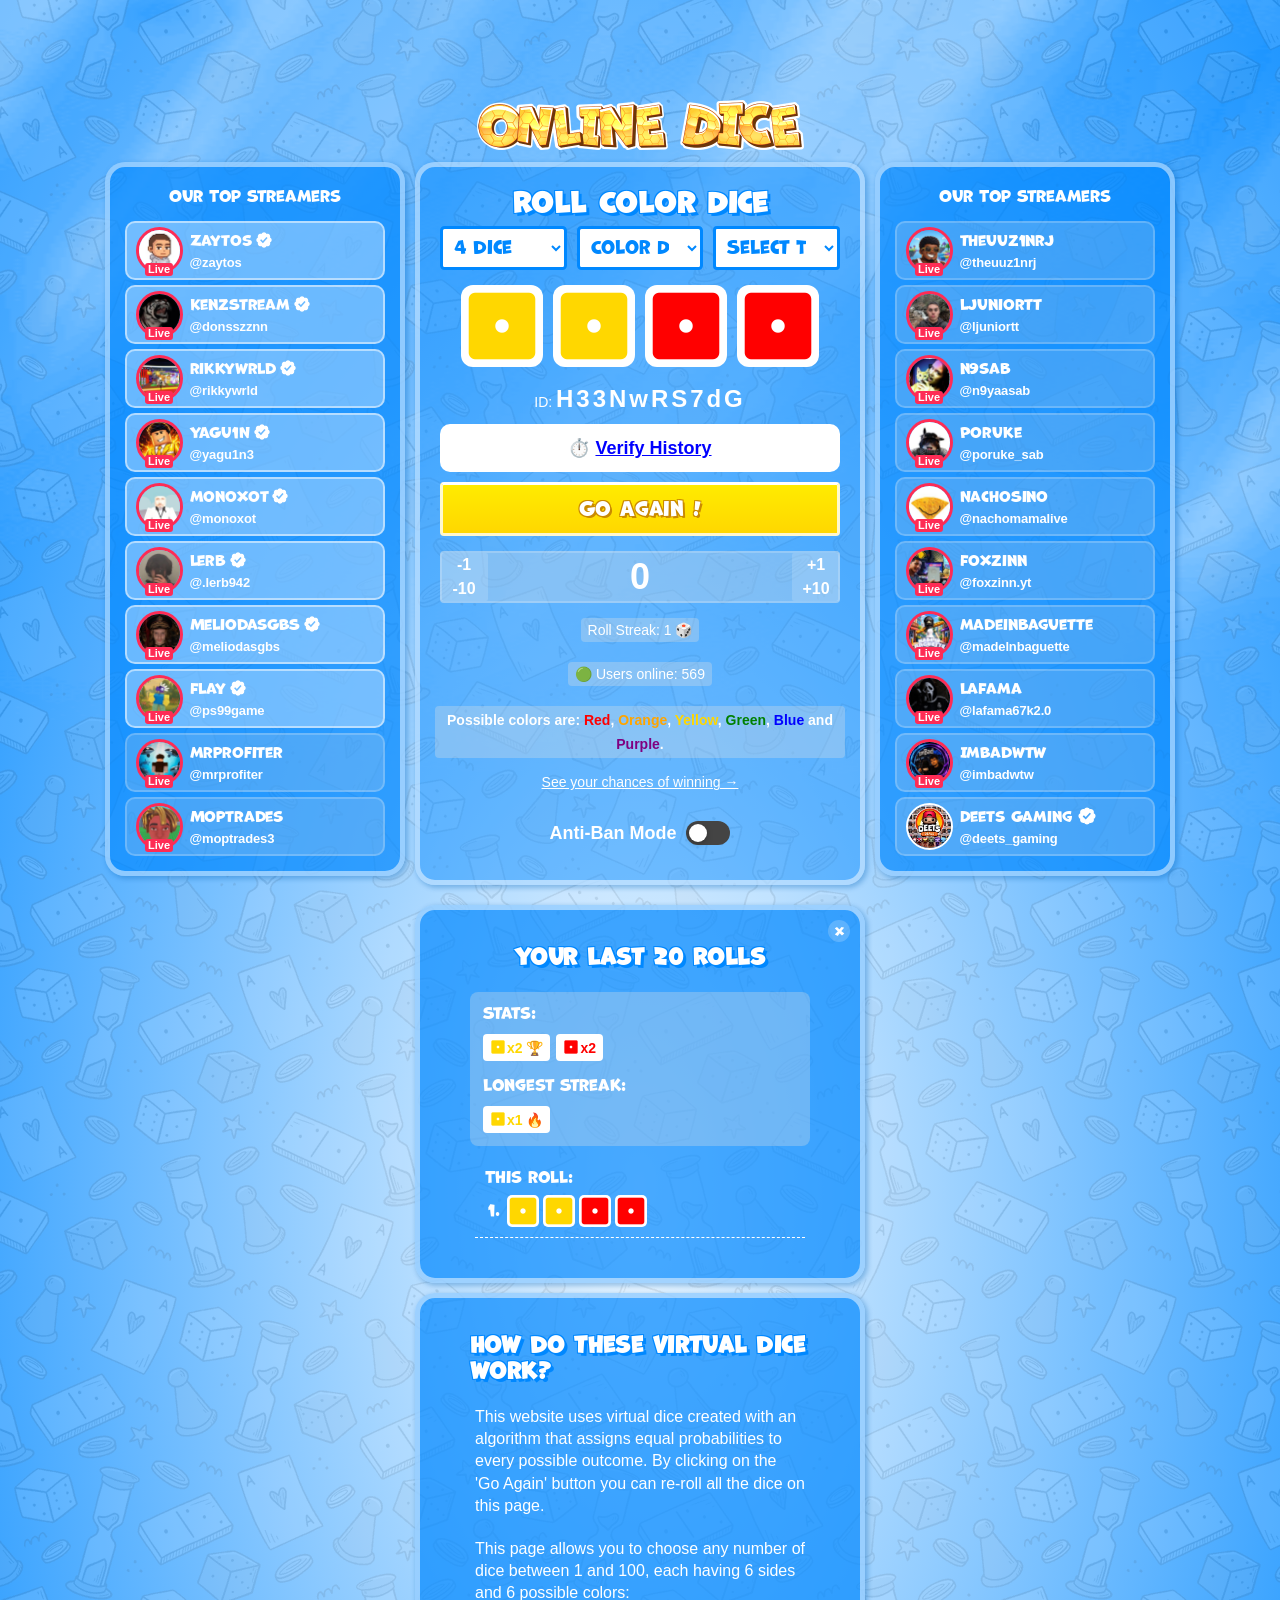
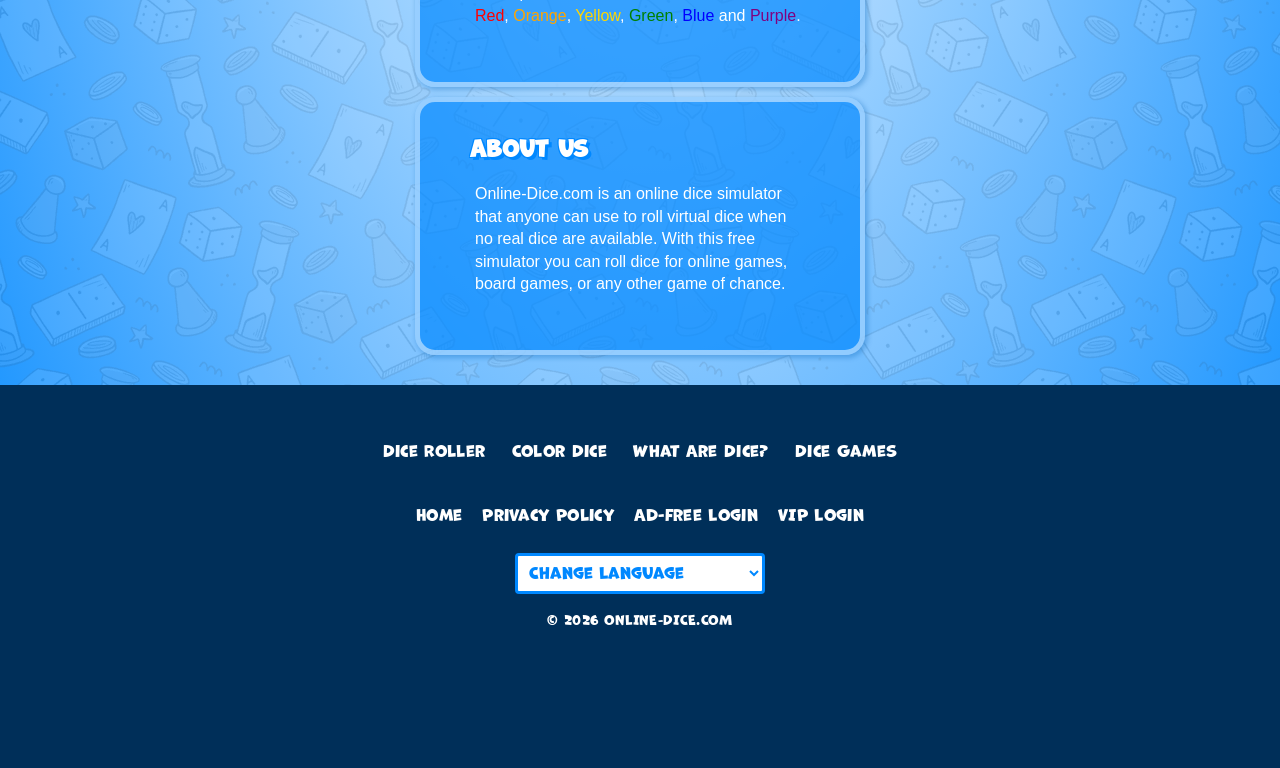
<file: index.html>
<!DOCTYPE html>
<html lang="en"><head><link href="https://fonts.googleapis.com/css?family=Archivo:400,500|Arimo:400,500|Bitter:400,500|EB+Garamond:400,500|Lato|Libre+Baskervill|Libre+Franklin:400,500|Lora:400,500|Google+Sans:regular,medium:400,500|Material+Icons|Google+Symbols|Merriweather|Montserrat:400,500|Mukta:400,500|Muli:400,500|Nunito:400,500|Open+Sans:400,500,600|Open+Sans+Condensed:400,600|Oswald:500|Playfair+Display:400,500|Poppins:400,500|Raleway:400,500|Roboto:400,500|Roboto+Condensed:400,500|Roboto+Slab:400,500|Slabo+27px|Source+Sans+Pro|Ubuntu:400,500|Volkhov&amp;display=swap" rel="stylesheet">
		<!-- Adsense Tag -->
				
		<style>
			#TN1idgBRBrjJgONaby3buMpfgJzoR0erg {padding: 10px 0;}
		</style>
				<!-- Header Tags -->
		<title>4 Color Dice — Roll 6-Sided Color Dice | Online-Dice.com</title>
		<meta name="robots" content="index,follow">
		<meta name="description" content="COLOR DICE - Roll 4 virtual color dice with our free dice simulator. Available colors: red, orange, blue, green, purple and yellow.">
		<meta name="keywords" content="color dice">
		<meta charset="utf-8">
		<meta http-equiv="X-UA-Compatible" content="IE=edge,chrome=1">
		<meta name="viewport" content="width=device-width, initial-scale=1.0, maximum-scale=1.0, user-scalable=no">
		<!-- Language Tags -->
				<link rel="alternate" hreflang="en" href="https://www.online-dice.com/roll-color-dice/4/">
		<link rel="alternate" hreflang="es" href="https://www.online-dice.com/es/roll-color-dice/4/">
		<link rel="alternate" hreflang="de" href="https://www.online-dice.com/de/roll-color-dice/4/">
		<link rel="alternate" hreflang="pl" href="https://www.online-dice.com/pl/roll-color-dice/4/">
		<link rel="alternate" hreflang="pt" href="https://www.online-dice.com/pt/roll-color-dice/4/">
		<link rel="alternate" hreflang="fr" href="https://www.online-dice.com/fr/roll-color-dice/4/">
		<link rel="alternate" hreflang="x-default" href="https://www.online-dice.com/roll-color-dice/4/">
		<!-- Apple PWA Tags -->
		<meta name="apple-mobile-web-app-capable" content="yes">
		<meta name="mobile-web-app-capable" content="yes">
		<link href="manifest.json" rel="manifest">
		<!-- Social Meta Tags -->
		<meta property="og:title" content="4 Color Dice — Roll 6-Sided Color Dice | Online-Dice.com">
		<meta property="og:description" content="COLOR DICE - Roll 4 virtual color dice with our free dice simulator. Available colors: red, orange, blue, green, purple and yellow.">
		<meta property="og:image" content="images/social-logo.jpg">
		<meta property="og:url" content="https://www.online-dice.com/">
		<meta property="og:locale" content="en">
		<meta property="og:type" content="website">
		<meta property="fb:app_id" content="539741069902637">
		<meta name="twitter:title" content="4 Color Dice — Roll 6-Sided Color Dice | Online-Dice.com">
		<meta name="twitter:description" content="COLOR DICE - Roll 4 virtual color dice with our free dice simulator. Available colors: red, orange, blue, green, purple and yellow.">
		<meta name="twitter:image" content="images/social-logo.jpg">
		<meta name="twitter:card" content="summary_large_image">
		<!-- Font -->
				<link rel="preload" as="font" href="fonts/Marvin-webfont.woff2" type="font/woff2" crossorigin="">
		<link rel="preload" as="font" href="fonts/dicefont.woff" type="font/woff" crossorigin="">	
				<!-- CSS File -->
		<link id="theme-css" rel="stylesheet" href="css/style.css">		<!-- Icons -->
		<link rel="apple-touch-icon" sizes="180x180" href="apple-touch-icon.png">
		<link rel="icon" type="image/png" sizes="32x32" href="favicon-32x32.png">
		<link rel="icon" type="image/png" sizes="16x16" href="favicon-16x16.png">
		<link rel="mask-icon" href="safari-pinned-tab.svg" color="#0088ff"><meta name="msapplication-TileColor" content="#33aaff"><meta name="theme-color" content="#33aaff">	<meta http-equiv="origin-trial" content="[base64]"><meta http-equiv="origin-trial" content="Amm8/NmvvQfhwCib6I7ZsmUxiSCfOxWxHayJwyU1r3gRIItzr7bNQid6O8ZYaE1GSQTa69WwhPC9flq/oYkRBwsAAACCeyJvcmlnaW4iOiJodHRwczovL2dvb2dsZXN5bmRpY2F0aW9uLmNvbTo0NDMiLCJmZWF0dXJlIjoiV2ViVmlld1hSZXF1ZXN0ZWRXaXRoRGVwcmVjYXRpb24iLCJleHBpcnkiOjE3NTgwNjcxOTksImlzU3ViZG9tYWluIjp0cnVlfQ=="><meta http-equiv="origin-trial" content="[base64]"><meta http-equiv="origin-trial" content="A93bovR+QVXNx2/[base64]"><meta http-equiv="origin-trial" content="A1S5fojrAunSDrFbD8OfGmFHdRFZymSM/1ss3G+NEttCLfHkXvlcF6LGLH8Mo5PakLO1sCASXU1/[base64]"><meta http-equiv="origin-trial" content="AxjhRadLCARYRJawRjMjq4U8V8okQvSnrBIJWdMajuEkN3/DfVAcLcFhMVrUWnOXagwlI8dQD84FwJDGj9ohqAYAAABveyJvcmlnaW4iOiJodHRwczovL2dvb2dsZWFkc2VydmljZXMuY29tOjQ0MyIsImZlYXR1cmUiOiJGZXRjaExhdGVyQVBJIiwiZXhwaXJ5IjoxNzI1NDA3OTk5LCJpc1RoaXJkUGFydHkiOnRydWV9"></head>
	<body aria-hidden="false" style="">
		
		<div class="loader">
			<div class="loader-wrapper">
				<div class="loader-loader">
					<h1 id="lt" class="loader-title"></h1>
					<div class="loader-dice dice-wrapper size-100"><i class="df-solid-small-dot-d6-1 rounded-dice" style="background:#fff;color:rgba(0,0,0,0.08);"></i></div>
					<div class="loader-dice dice-wrapper size-100"><i class="df-solid-small-dot-d6-1 rounded-dice" style="background:#fff;color:rgba(0,0,0,0.08);"></i></div>
					<div class="loader-dice dice-wrapper size-100"><i class="df-solid-small-dot-d6-1 rounded-dice" style="background:#fff;color:rgba(0,0,0,0.08);"></i></div>
					<div class="loader-dice dice-wrapper size-100"><i class="df-solid-small-dot-d6-1 rounded-dice" style="background:#fff;color:rgba(0,0,0,0.08);"></i></div>
				</div>
			</div>
		</div>
		<div class="light"></div>
				<div id="content" style="height: auto !important;">
			<div class="inner" style="height: auto !important;">
				<div class="card full block centered">
					<h1 id="title" class="title pc-only"><a title="Online Dice" href="javascript:void(0)"><img fetchpriority="high" id="logo" src="images/logo-new.png" width="auto" height="70"></a></h1>
					<h1 id="title" class="title mob-only"><a title="Online Dice" href="javascript:void(0)"><img fetchpriority="high" id="logo" src="images/logo-new-mob.png" width="auto" height="40"></a></h1>
										<h3 id="sub-title">Virtual Dice Simulator</h3>
									</div>
				
								<div id="top-wrapper" style="text-align: center; height: auto !important;">
					<style>
						#streamer-widget-right, #streamer-widget-left {
						  position: relative;
						  display: inline-block;
						  z-index: 1;
						  width: 100%;
						  text-align: center;
						  max-width: 300px;
						  border-radius: 20px;
						  border: 5px solid rgba(255,255,255,0.5);
						  padding: 20px 15px 10px 15px;
						  box-sizing: border-box;
						  box-shadow: 2px 2px 5px 1px rgba(0,98,183,0.33);
						  vertical-align: top;
						}
						#streamer-widget-right {
							margin-left:10px;
						}
						#streamer-widget-left {
							margin-right:10px;
						}
						@media only screen and (max-width: 1110px) {
							#streamer-widget-right, #streamer-widget-left {
								display: none;
							}
						}
						#streamer-widget-left h4, #streamer-widget-right h4 {
						  margin-bottom: 15px;
						  font-size: 16px;
						  font-weight: 400;
						}
						a.streamer {
						  display: block;
						  border: 2px solid rgba(255,255,255,0.2);
						  border-radius: 10px;
						  margin-bottom: 5px;
						  padding: 4px 3px;
						  background: rgba(225,225,225,0.2);
						}
						a.streamer:hover {
							background: rgba(225,225,225,0.35);
						}
						a.streamer.highlight {
							background: rgba(255,255,255,0.35);
  							border-color: rgba(255,255,255,0.5);
						}
						a.streamer.highlight:hover {
							background: rgba(225,225,225,0.5);
						}
						.streamer-nickname {
						  font-size: 15px;
						  display: inline-block;
						  width: calc(100% - 65px);
						  text-align: left;
						  margin-left: 7px;
						  vertical-align: middle;
						  letter-spacing: -0.01em;
						  line-height: 1.45em;
						}
						.streamer-handle {
						  display: block;
						  font-size: 13px;
						  font-family: Arial,sans-serif;
						  font-weight: 700;
						}
						.streamer-avatar {
						  display: inline-block;
						  height: 47px;
						  width: 47px;
						  vertical-align: middle;
						  box-sizing: border-box;
						}
						.streamer-avatar img {
						  border-radius: 50%;
						  width: 47px;
						  height: 47px;
						  box-sizing: border-box;
						  border: 2px solid #fff;
						}
						.streamer-avatar img.live {
							border: 3px solid #fe2c55;
						}
						.live-indicator {
						  background: #fe2c55;
						  position: absolute;
						  bottom: -2px;
						  left: 50%;
						  font-size: 11px;
						  font-family: Arial,sans-serif;
						  transform: translate(-50%,0);
						  text-align: center;
						  line-height: 11px;
						  padding: 1px 3px;
						  border-radius: 3px;
						  font-weight: 700;
						}
					</style>
					<div id="streamer-widget-left" class="filled"><h4>Our Top Streamers</h4><a target="_blank" href="https://www.tiktok.com/@zaytos/live" class="streamer live highlight" onclick="gtag('event','streamer-click',{'event_category':'desktop','event_label':'zaytos'});"><div class="streamer-avatar"><img src="images/streamers/zaytos.jpeg" width="47" height="47" class="live"><div class="live-indicator">Live</div></div><div class="streamer-nickname"><span style="vertical-align:middle;">Zaytos</span><svg viewBox="0 0 22 22" aria-label="trusted" role="img" class="r-4qtqp9 r-yyyyoo r-1xvli5t r-bnwqim r-lrvibr r-m6rgpd r-1cvl2hr r-f9ja8p r-og9te1" style="width: 18px;height: 18px;fill: #fff;vertical-align: middle;margin-left: 3px;margin-bottom: 2px;"><g><path d="M20.396 11c-.018-.646-.215-1.275-.57-1.816-.354-.54-.852-.972-1.438-1.246.223-.607.27-1.264.14-1.897-.131-.634-.437-1.218-.882-1.687-.47-.445-1.053-.75-1.687-.882-.633-.13-1.29-.083-1.897.14-.273-.587-.704-1.086-1.245-1.44S11.647 1.62 11 1.604c-.646.017-1.273.213-1.813.568s-.969.854-1.24 1.44c-.608-.223-1.267-.272-1.902-.14-.635.13-1.22.436-1.69.882-.445.47-.749 1.055-.878 1.688-.13.633-.08 1.29.144 1.896-.587.274-1.087.705-1.443 1.245-.356.54-.555 1.17-.574 1.817.02.647.218 1.276.574 1.817.356.54.856.972 1.443 1.245-.224.606-.274 1.263-.144 1.896.13.634.433 1.218.877 1.688.47.443 1.054.747 1.687.878.633.132 1.29.084 1.897-.136.274.586.705 1.084 1.246 1.439.54.354 1.17.551 1.816.569.647-.016 1.276-.213 1.817-.567s.972-.854 1.245-1.44c.604.239 1.266.296 1.903.164.636-.132 1.22-.447 1.68-.907.46-.46.776-1.044.908-1.681s.075-1.299-.165-1.903c.586-.274 1.084-.705 1.439-1.246.354-.54.551-1.17.569-1.816zM9.662 14.85l-3.429-3.428 1.293-1.302 2.072 2.072 4.4-4.794 1.347 1.246z"></path></g></svg><span class="streamer-handle">@zaytos</span></div></a><a target="_blank" href="https://www.tiktok.com/@donsszznn/live" class="streamer live highlight" onclick="gtag('event','streamer-click',{'event_category':'desktop','event_label':'donsszznn'});"><div class="streamer-avatar"><img src="images/streamers/donsszznn.jpeg" width="47" height="47" class="live"><div class="live-indicator">Live</div></div><div class="streamer-nickname"><span style="vertical-align:middle;">KenzStream</span><svg viewBox="0 0 22 22" aria-label="trusted" role="img" class="r-4qtqp9 r-yyyyoo r-1xvli5t r-bnwqim r-lrvibr r-m6rgpd r-1cvl2hr r-f9ja8p r-og9te1" style="width: 18px;height: 18px;fill: #fff;vertical-align: middle;margin-left: 3px;margin-bottom: 2px;"><g><path d="M20.396 11c-.018-.646-.215-1.275-.57-1.816-.354-.54-.852-.972-1.438-1.246.223-.607.27-1.264.14-1.897-.131-.634-.437-1.218-.882-1.687-.47-.445-1.053-.75-1.687-.882-.633-.13-1.29-.083-1.897.14-.273-.587-.704-1.086-1.245-1.44S11.647 1.62 11 1.604c-.646.017-1.273.213-1.813.568s-.969.854-1.24 1.44c-.608-.223-1.267-.272-1.902-.14-.635.13-1.22.436-1.69.882-.445.47-.749 1.055-.878 1.688-.13.633-.08 1.29.144 1.896-.587.274-1.087.705-1.443 1.245-.356.54-.555 1.17-.574 1.817.02.647.218 1.276.574 1.817.356.54.856.972 1.443 1.245-.224.606-.274 1.263-.144 1.896.13.634.433 1.218.877 1.688.47.443 1.054.747 1.687.878.633.132 1.29.084 1.897-.136.274.586.705 1.084 1.246 1.439.54.354 1.17.551 1.816.569.647-.016 1.276-.213 1.817-.567s.972-.854 1.245-1.44c.604.239 1.266.296 1.903.164.636-.132 1.22-.447 1.68-.907.46-.46.776-1.044.908-1.681s.075-1.299-.165-1.903c.586-.274 1.084-.705 1.439-1.246.354-.54.551-1.17.569-1.816zM9.662 14.85l-3.429-3.428 1.293-1.302 2.072 2.072 4.4-4.794 1.347 1.246z"></path></g></svg><span class="streamer-handle">@donsszznn</span></div></a><a target="_blank" href="https://www.tiktok.com/@rikkywrld/live" class="streamer live highlight" onclick="gtag('event','streamer-click',{'event_category':'desktop','event_label':'rikkywrld'});"><div class="streamer-avatar"><img src="images/streamers/rikkywrld.jpeg" width="47" height="47" class="live"><div class="live-indicator">Live</div></div><div class="streamer-nickname"><span style="vertical-align:middle;">rikkywrld</span><svg viewBox="0 0 22 22" aria-label="trusted" role="img" class="r-4qtqp9 r-yyyyoo r-1xvli5t r-bnwqim r-lrvibr r-m6rgpd r-1cvl2hr r-f9ja8p r-og9te1" style="width: 18px;height: 18px;fill: #fff;vertical-align: middle;margin-left: 3px;margin-bottom: 2px;"><g><path d="M20.396 11c-.018-.646-.215-1.275-.57-1.816-.354-.54-.852-.972-1.438-1.246.223-.607.27-1.264.14-1.897-.131-.634-.437-1.218-.882-1.687-.47-.445-1.053-.75-1.687-.882-.633-.13-1.29-.083-1.897.14-.273-.587-.704-1.086-1.245-1.44S11.647 1.62 11 1.604c-.646.017-1.273.213-1.813.568s-.969.854-1.24 1.44c-.608-.223-1.267-.272-1.902-.14-.635.13-1.22.436-1.69.882-.445.47-.749 1.055-.878 1.688-.13.633-.08 1.29.144 1.896-.587.274-1.087.705-1.443 1.245-.356.54-.555 1.17-.574 1.817.02.647.218 1.276.574 1.817.356.54.856.972 1.443 1.245-.224.606-.274 1.263-.144 1.896.13.634.433 1.218.877 1.688.47.443 1.054.747 1.687.878.633.132 1.29.084 1.897-.136.274.586.705 1.084 1.246 1.439.54.354 1.17.551 1.816.569.647-.016 1.276-.213 1.817-.567s.972-.854 1.245-1.44c.604.239 1.266.296 1.903.164.636-.132 1.22-.447 1.68-.907.46-.46.776-1.044.908-1.681s.075-1.299-.165-1.903c.586-.274 1.084-.705 1.439-1.246.354-.54.551-1.17.569-1.816zM9.662 14.85l-3.429-3.428 1.293-1.302 2.072 2.072 4.4-4.794 1.347 1.246z"></path></g></svg><span class="streamer-handle">@rikkywrld</span></div></a><a target="_blank" href="https://www.tiktok.com/@yagu1n3/live" class="streamer live highlight" onclick="gtag('event','streamer-click',{'event_category':'desktop','event_label':'yagu1n3'});"><div class="streamer-avatar"><img src="images/streamers/yagu1n3.jpeg" width="47" height="47" class="live"><div class="live-indicator">Live</div></div><div class="streamer-nickname"><span style="vertical-align:middle;">YAGU1N</span><svg viewBox="0 0 22 22" aria-label="trusted" role="img" class="r-4qtqp9 r-yyyyoo r-1xvli5t r-bnwqim r-lrvibr r-m6rgpd r-1cvl2hr r-f9ja8p r-og9te1" style="width: 18px;height: 18px;fill: #fff;vertical-align: middle;margin-left: 3px;margin-bottom: 2px;"><g><path d="M20.396 11c-.018-.646-.215-1.275-.57-1.816-.354-.54-.852-.972-1.438-1.246.223-.607.27-1.264.14-1.897-.131-.634-.437-1.218-.882-1.687-.47-.445-1.053-.75-1.687-.882-.633-.13-1.29-.083-1.897.14-.273-.587-.704-1.086-1.245-1.44S11.647 1.62 11 1.604c-.646.017-1.273.213-1.813.568s-.969.854-1.24 1.44c-.608-.223-1.267-.272-1.902-.14-.635.13-1.22.436-1.69.882-.445.47-.749 1.055-.878 1.688-.13.633-.08 1.29.144 1.896-.587.274-1.087.705-1.443 1.245-.356.54-.555 1.17-.574 1.817.02.647.218 1.276.574 1.817.356.54.856.972 1.443 1.245-.224.606-.274 1.263-.144 1.896.13.634.433 1.218.877 1.688.47.443 1.054.747 1.687.878.633.132 1.29.084 1.897-.136.274.586.705 1.084 1.246 1.439.54.354 1.17.551 1.816.569.647-.016 1.276-.213 1.817-.567s.972-.854 1.245-1.44c.604.239 1.266.296 1.903.164.636-.132 1.22-.447 1.68-.907.46-.46.776-1.044.908-1.681s.075-1.299-.165-1.903c.586-.274 1.084-.705 1.439-1.246.354-.54.551-1.17.569-1.816zM9.662 14.85l-3.429-3.428 1.293-1.302 2.072 2.072 4.4-4.794 1.347 1.246z"></path></g></svg><span class="streamer-handle">@yagu1n3</span></div></a><a target="_blank" href="https://www.tiktok.com/@monoxot/live" class="streamer live highlight" onclick="gtag('event','streamer-click',{'event_category':'desktop','event_label':'monoxot'});"><div class="streamer-avatar"><img src="images/streamers/monoxot.jpeg" width="47" height="47" class="live"><div class="live-indicator">Live</div></div><div class="streamer-nickname"><span style="vertical-align:middle;">monoxot</span><svg viewBox="0 0 22 22" aria-label="trusted" role="img" class="r-4qtqp9 r-yyyyoo r-1xvli5t r-bnwqim r-lrvibr r-m6rgpd r-1cvl2hr r-f9ja8p r-og9te1" style="width: 18px;height: 18px;fill: #fff;vertical-align: middle;margin-left: 3px;margin-bottom: 2px;"><g><path d="M20.396 11c-.018-.646-.215-1.275-.57-1.816-.354-.54-.852-.972-1.438-1.246.223-.607.27-1.264.14-1.897-.131-.634-.437-1.218-.882-1.687-.47-.445-1.053-.75-1.687-.882-.633-.13-1.29-.083-1.897.14-.273-.587-.704-1.086-1.245-1.44S11.647 1.62 11 1.604c-.646.017-1.273.213-1.813.568s-.969.854-1.24 1.44c-.608-.223-1.267-.272-1.902-.14-.635.13-1.22.436-1.69.882-.445.47-.749 1.055-.878 1.688-.13.633-.08 1.29.144 1.896-.587.274-1.087.705-1.443 1.245-.356.54-.555 1.17-.574 1.817.02.647.218 1.276.574 1.817.356.54.856.972 1.443 1.245-.224.606-.274 1.263-.144 1.896.13.634.433 1.218.877 1.688.47.443 1.054.747 1.687.878.633.132 1.29.084 1.897-.136.274.586.705 1.084 1.246 1.439.54.354 1.17.551 1.816.569.647-.016 1.276-.213 1.817-.567s.972-.854 1.245-1.44c.604.239 1.266.296 1.903.164.636-.132 1.22-.447 1.68-.907.46-.46.776-1.044.908-1.681s.075-1.299-.165-1.903c.586-.274 1.084-.705 1.439-1.246.354-.54.551-1.17.569-1.816zM9.662 14.85l-3.429-3.428 1.293-1.302 2.072 2.072 4.4-4.794 1.347 1.246z"></path></g></svg><span class="streamer-handle">@monoxot</span></div></a><a target="_blank" href="https://www.tiktok.com/@.lerb942/live" class="streamer live highlight" onclick="gtag('event','streamer-click',{'event_category':'desktop','event_label':'lerb942'});"><div class="streamer-avatar"><img src="images/streamers/lerb942.jpeg" width="47" height="47" class="live"><div class="live-indicator">Live</div></div><div class="streamer-nickname"><span style="vertical-align:middle;">lerb</span><svg viewBox="0 0 22 22" aria-label="trusted" role="img" class="r-4qtqp9 r-yyyyoo r-1xvli5t r-bnwqim r-lrvibr r-m6rgpd r-1cvl2hr r-f9ja8p r-og9te1" style="width: 18px;height: 18px;fill: #fff;vertical-align: middle;margin-left: 3px;margin-bottom: 2px;"><g><path d="M20.396 11c-.018-.646-.215-1.275-.57-1.816-.354-.54-.852-.972-1.438-1.246.223-.607.27-1.264.14-1.897-.131-.634-.437-1.218-.882-1.687-.47-.445-1.053-.75-1.687-.882-.633-.13-1.29-.083-1.897.14-.273-.587-.704-1.086-1.245-1.44S11.647 1.62 11 1.604c-.646.017-1.273.213-1.813.568s-.969.854-1.24 1.44c-.608-.223-1.267-.272-1.902-.14-.635.13-1.22.436-1.69.882-.445.47-.749 1.055-.878 1.688-.13.633-.08 1.29.144 1.896-.587.274-1.087.705-1.443 1.245-.356.54-.555 1.17-.574 1.817.02.647.218 1.276.574 1.817.356.54.856.972 1.443 1.245-.224.606-.274 1.263-.144 1.896.13.634.433 1.218.877 1.688.47.443 1.054.747 1.687.878.633.132 1.29.084 1.897-.136.274.586.705 1.084 1.246 1.439.54.354 1.17.551 1.816.569.647-.016 1.276-.213 1.817-.567s.972-.854 1.245-1.44c.604.239 1.266.296 1.903.164.636-.132 1.22-.447 1.68-.907.46-.46.776-1.044.908-1.681s.075-1.299-.165-1.903c.586-.274 1.084-.705 1.439-1.246.354-.54.551-1.17.569-1.816zM9.662 14.85l-3.429-3.428 1.293-1.302 2.072 2.072 4.4-4.794 1.347 1.246z"></path></g></svg><span class="streamer-handle">@.lerb942</span></div></a><a target="_blank" href="https://www.tiktok.com/@meliodasgbs/live" class="streamer live highlight" onclick="gtag('event','streamer-click',{'event_category':'desktop','event_label':'meliodasgbs'});"><div class="streamer-avatar"><img src="images/streamers/meliodasgbs2.jpeg" width="47" height="47" class="live"><div class="live-indicator">Live</div></div><div class="streamer-nickname"><span style="vertical-align:middle;">MeliodasGBS</span><svg viewBox="0 0 22 22" aria-label="trusted" role="img" class="r-4qtqp9 r-yyyyoo r-1xvli5t r-bnwqim r-lrvibr r-m6rgpd r-1cvl2hr r-f9ja8p r-og9te1" style="width: 18px;height: 18px;fill: #fff;vertical-align: middle;margin-left: 3px;margin-bottom: 2px;"><g><path d="M20.396 11c-.018-.646-.215-1.275-.57-1.816-.354-.54-.852-.972-1.438-1.246.223-.607.27-1.264.14-1.897-.131-.634-.437-1.218-.882-1.687-.47-.445-1.053-.75-1.687-.882-.633-.13-1.29-.083-1.897.14-.273-.587-.704-1.086-1.245-1.44S11.647 1.62 11 1.604c-.646.017-1.273.213-1.813.568s-.969.854-1.24 1.44c-.608-.223-1.267-.272-1.902-.14-.635.13-1.22.436-1.69.882-.445.47-.749 1.055-.878 1.688-.13.633-.08 1.29.144 1.896-.587.274-1.087.705-1.443 1.245-.356.54-.555 1.17-.574 1.817.02.647.218 1.276.574 1.817.356.54.856.972 1.443 1.245-.224.606-.274 1.263-.144 1.896.13.634.433 1.218.877 1.688.47.443 1.054.747 1.687.878.633.132 1.29.084 1.897-.136.274.586.705 1.084 1.246 1.439.54.354 1.17.551 1.816.569.647-.016 1.276-.213 1.817-.567s.972-.854 1.245-1.44c.604.239 1.266.296 1.903.164.636-.132 1.22-.447 1.68-.907.46-.46.776-1.044.908-1.681s.075-1.299-.165-1.903c.586-.274 1.084-.705 1.439-1.246.354-.54.551-1.17.569-1.816zM9.662 14.85l-3.429-3.428 1.293-1.302 2.072 2.072 4.4-4.794 1.347 1.246z"></path></g></svg><span class="streamer-handle">@meliodasgbs</span></div></a><a target="_blank" href="https://www.tiktok.com/@ps99game/live" class="streamer live highlight" onclick="gtag('event','streamer-click',{'event_category':'desktop','event_label':'ps99game'});"><div class="streamer-avatar"><img src="images/streamers/ps99game.jpeg" width="47" height="47" class="live"><div class="live-indicator">Live</div></div><div class="streamer-nickname"><span style="vertical-align:middle;">Flay</span><svg viewBox="0 0 22 22" aria-label="trusted" role="img" class="r-4qtqp9 r-yyyyoo r-1xvli5t r-bnwqim r-lrvibr r-m6rgpd r-1cvl2hr r-f9ja8p r-og9te1" style="width: 18px;height: 18px;fill: #fff;vertical-align: middle;margin-left: 3px;margin-bottom: 2px;"><g><path d="M20.396 11c-.018-.646-.215-1.275-.57-1.816-.354-.54-.852-.972-1.438-1.246.223-.607.27-1.264.14-1.897-.131-.634-.437-1.218-.882-1.687-.47-.445-1.053-.75-1.687-.882-.633-.13-1.29-.083-1.897.14-.273-.587-.704-1.086-1.245-1.44S11.647 1.62 11 1.604c-.646.017-1.273.213-1.813.568s-.969.854-1.24 1.44c-.608-.223-1.267-.272-1.902-.14-.635.13-1.22.436-1.69.882-.445.47-.749 1.055-.878 1.688-.13.633-.08 1.29.144 1.896-.587.274-1.087.705-1.443 1.245-.356.54-.555 1.17-.574 1.817.02.647.218 1.276.574 1.817.356.54.856.972 1.443 1.245-.224.606-.274 1.263-.144 1.896.13.634.433 1.218.877 1.688.47.443 1.054.747 1.687.878.633.132 1.29.084 1.897-.136.274.586.705 1.084 1.246 1.439.54.354 1.17.551 1.816.569.647-.016 1.276-.213 1.817-.567s.972-.854 1.245-1.44c.604.239 1.266.296 1.903.164.636-.132 1.22-.447 1.68-.907.46-.46.776-1.044.908-1.681s.075-1.299-.165-1.903c.586-.274 1.084-.705 1.439-1.246.354-.54.551-1.17.569-1.816zM9.662 14.85l-3.429-3.428 1.293-1.302 2.072 2.072 4.4-4.794 1.347 1.246z"></path></g></svg><span class="streamer-handle">@ps99game</span></div></a><a target="_blank" href="https://www.tiktok.com/@mrprofiter/live" class="streamer live " onclick="gtag('event','streamer-click',{'event_category':'desktop','event_label':'mrprofiter'});"><div class="streamer-avatar"><img src="images/streamers/mrprofiter.jpeg" width="47" height="47" class="live"><div class="live-indicator">Live</div></div><div class="streamer-nickname"><span style="vertical-align:middle;">mrprofiter</span><span class="streamer-handle">@mrprofiter</span></div></a><a target="_blank" href="https://www.tiktok.com/@moptrades3/live" class="streamer live " onclick="gtag('event','streamer-click',{'event_category':'desktop','event_label':'moptrades3'});"><div class="streamer-avatar"><img src="images/streamers/moptrades3.jpeg" width="47" height="47" class="live"><div class="live-indicator">Live</div></div><div class="streamer-nickname"><span style="vertical-align:middle;">Moptrades</span><span class="streamer-handle">@moptrades3</span></div></a></div><div id="dice-roll-box" class="card two-thirds inline-block padded more-rounded filled" style="height: auto !important; min-height: 0px !important;"><style>@media only screen and (min-width: 1110px) {#dice-roll-box{min-height:718px;}}</style>
					<h3 id="sub-title2">Roll Color Dice</h3>
					<select id="num-select" name="num-select" class="rounded" autocomplete="off" style="width:calc(33.3% - 10px);">
						<option value="1">1 die</option><option value="2">2 dice</option><option value="3">3 dice</option><option value="4" selected="">4 dice</option><option value="5">5 dice</option><option value="6">6 dice</option><option value="7">7 dice</option><option value="8">8 dice</option><option value="9">9 dice</option><option value="10">10 dice</option><option value="11">11 dice</option><option value="12">12 dice</option><option value="13">13 dice</option><option value="14">14 dice</option><option value="15">15 dice</option><option value="16">16 dice</option><option value="17">17 dice</option><option value="18">18 dice</option><option value="19">19 dice</option><option value="20">20 dice</option><option value="21">21 dice</option><option value="22">22 dice</option><option value="23">23 dice</option><option value="24">24 dice</option><option value="25">25 dice</option><option value="26">26 dice</option><option value="27">27 dice</option><option value="28">28 dice</option><option value="29">29 dice</option><option value="30">30 dice</option><option value="31">31 dice</option><option value="32">32 dice</option><option value="33">33 dice</option><option value="34">34 dice</option><option value="35">35 dice</option><option value="36">36 dice</option><option value="37">37 dice</option><option value="38">38 dice</option><option value="39">39 dice</option><option value="40">40 dice</option><option value="41">41 dice</option><option value="42">42 dice</option><option value="43">43 dice</option><option value="44">44 dice</option><option value="45">45 dice</option><option value="46">46 dice</option><option value="47">47 dice</option><option value="48">48 dice</option><option value="49">49 dice</option><option value="50">50 dice</option><option value="51">51 dice</option><option value="52">52 dice</option><option value="53">53 dice</option><option value="54">54 dice</option><option value="55">55 dice</option><option value="56">56 dice</option><option value="57">57 dice</option><option value="58">58 dice</option><option value="59">59 dice</option><option value="60">60 dice</option><option value="61">61 dice</option><option value="62">62 dice</option><option value="63">63 dice</option><option value="64">64 dice</option><option value="65">65 dice</option><option value="66">66 dice</option><option value="67">67 dice</option><option value="68">68 dice</option><option value="69">69 dice</option><option value="70">70 dice</option><option value="71">71 dice</option><option value="72">72 dice</option><option value="73">73 dice</option><option value="74">74 dice</option><option value="75">75 dice</option><option value="76">76 dice</option><option value="77">77 dice</option><option value="78">78 dice</option><option value="79">79 dice</option><option value="80">80 dice</option><option value="81">81 dice</option><option value="82">82 dice</option><option value="83">83 dice</option><option value="84">84 dice</option><option value="85">85 dice</option><option value="86">86 dice</option><option value="87">87 dice</option><option value="88">88 dice</option><option value="89">89 dice</option><option value="90">90 dice</option><option value="91">91 dice</option><option value="92">92 dice</option><option value="93">93 dice</option><option value="94">94 dice</option><option value="95">95 dice</option><option value="96">96 dice</option><option value="97">97 dice</option><option value="98">98 dice</option><option value="99">99 dice</option><option value="100">100 dice</option>					</select><select id="type-select" class="rounded" name="type-select" autocomplete="off" style="width:calc(33.3% - 10px);">
						<option value="d4">4-sided</option>
						<option value="d6">6-sided</option>
						<option value="d8">8-sided</option>
						<option value="d10">10-sided</option>
						<option value="d12">12-sided</option>
						<option value="d20">20-sided</option>
						<option value="color-dice" selected="">Color Dice</option>
						<option value="perya-color-game">Perya Dice</option>
					</select><select id="theme-select" class="rounded" name="theme-select" autocomplete="off" style="width:calc(33.3% - 10px);">
						<option style="color:#aaa" value="blue" selected="">Select Theme</option>
						<option style="color:#08f" value="blue">Blue</option>
						<option style="color:#08f" value="sab-blue">Sab-Blue</option>
						<option style="color:#008000" value="green">Green</option>
						<option style="color:#008000" value="sab-green">Sab-Green</option>
						<option style="color:#B22222" value="red">Red</option>
						<option style="color:#B22222" value="sab-red">Sab-Red</option>
						<option style="color:#EE82EE" value="pink">Pink</option>
						<option style="color:#222" value="bw">B&amp;W</option>
						<option style="color:#222" value="sab-black">Sab-Black</option>
						<option style="color:goldenrod" value="sab-heaven">Heaven</option>
						<option style="color:#B22222" value="sab-hell">Hell</option>
						<option style="color:#08f" value="sab-underwater">Underwater</option>
						<option style="color:#a56c43" value="bronze" disabled="">Bronze (unlock in 10 rolls)</option>
						<option style="color:#999" value="silver" disabled="">Silver (unlock in 20 rolls)</option>
						<option style="color:goldenrod" value="gold" disabled="">Gold (unlock in 30 rolls)</option>
					</select>
					<audio autoplay="true">
						<source src="sounds/roll.ogg" type="audio/ogg">
						<source src="sounds/roll.mp3" type="audio/mpeg">
					</audio>
					<audio id="success-sound">
						<source src="sounds/success.ogg" type="audio/ogg">
						<source src="sounds/success.mp3" type="audio/mpeg">
					</audio>
					<div id="TN1idgBRBrjJgONaby3buMpfgJzoR0erg">
						<span id="info" style="width:0;height:0;visibility:hidden;"></span>
						<div class="dice-wrapper size-100 rounded-dice" style="background:#fff!important;"><i style="color:gold!important;" class="df-solid-small-dot-d6-1"></i></div><div class="dice-wrapper size-100 rounded-dice" style="background:#fff!important;"><i style="color:gold!important;" class="df-solid-small-dot-d6-1"></i></div><div class="dice-wrapper size-100 rounded-dice" style="background:#fff!important;"><i style="color:red!important;" class="df-solid-small-dot-d6-1"></i></div><div class="dice-wrapper size-100 rounded-dice" style="background:#fff!important;"><i style="color:red!important;" class="df-solid-small-dot-d6-1"></i></div>						<p style="font-family: Arial,sans-serif;font-size:14px;width: calc(100% - 10px);box-sizing: border-box;margin: 15px auto 0;display: block;color: #fff;font-weight: 400;border-radius: 4px;background: none;padding: 0;">ID: <span id="gameidcodetext" style="display:inline;font-size:24px;font-weight:700;letter-spacing:clamp(0.07em,0.07em + 0.1vw, 0.15em);color: #fff;background: none;padding: 0;border-radius: 0;margin: 0;text-decoration:none;">H33NwRS7dG</span></p>
						<!--<p style="color: red;font-size: 16px;line-height: 1.6em;">⚠️ treezy_streams <a target="_blank" style="text-decoration:underline;color:red!important;" href="https://www.tiktok.com/@treezy_streams">@treezy_streams</a> rigs and cheats. He is <u>not</u> a VIP. He fakes his VIP with a rig extension.</p>-->
						<p id="infomsg" style="color: blue;font-size: 18px;line-height: 1.6em;">⏱️ <a target="_blank" href="javascript:void(0)" style="color: blue;text-decoration: underline;">Verify History</a></p>
						<script>
						const gameidcodetext = document.getElementById("gameidcodetext");
						function update() {
						  const dpr = window.devicePixelRatio || 1;
						  const fs = Math.min(Math.max(20 / dpr, 24), 36);
						  gameidcodetext.style.fontSize = `${fs}px`;
						}
						update();
						window.addEventListener("resize", update);
						window.visualViewport?.addEventListener("resize", update);
						</script>
					<div id="tabletop" style="visibility: hidden; height: 0px; width: 0px; overflow: hidden; margin: 0px; border-width: medium; border-style: none; border-color: currentcolor; border-image: none; padding: 0px;"><div class="dice-wrapper size-100 rounded-dice" style="background: rgb(255, 255, 255) !important;"><i class="df-solid-small-dot-d6-1" style="color: green !important;"></i></div><div class="dice-wrapper size-100 rounded-dice" style="background: rgb(255, 255, 255) !important;"><i class="df-solid-small-dot-d6-1" style="color: gold !important;"></i></div><div class="dice-wrapper size-100 rounded-dice" style="background: rgb(255, 255, 255) !important;"><i class="df-solid-small-dot-d6-1" style="color: purple !important;"></i></div><div class="dice-wrapper size-100 rounded-dice" style="background: rgb(255, 255, 255) !important;"><i class="df-solid-small-dot-d6-1" style="color: blue !important;"></i></div></div></div>
										<style>
						#roll-button2 {
						  display: none;
						  margin: 15px auto 10px auto;
    					  width: calc(100% - 10px);
						  box-sizing: border-box;
						  font-size: 22px;
						  padding: 13px 0;
						  text-shadow: -1px -1px 0 #ca8a00,1px -1px 0 #ca8a00,-1px 1px 0 #ca8a00,2px 2px 0 #ca8a00;
						  letter-spacing: 0.02em;
						  background: rgb(255,215,0);
						  background-image: none;
						  background-size: auto;
						  background-image: linear-gradient(to bottom,rgb(255,235,0) 0%, rgb(255,215,0) 51%, rgb(255,244,188) 100%);
						  background-size: auto 200%;
						  border-top: 3px solid #fff;
						  border-right: 3px solid rgba(255,255,255,0.8);
						  border-bottom: 3px solid rgba(255,255,255,0.8);
						  border-left: 3px solid rgba(255,255,255,0.8);
						  transition: 0.1s;
						}
						#roll-button2:hover {
						  background-size: auto 200%;
						  background-position: bottom center;
						}
						@media only screen and (max-width: 640px) {
							#roll-button2 {display: block!important;}
							#roll-button {display: none!important;}
						}
					</style>
					<a href="javascript:void(0)" id="roll-button2" class="roll-button rounded" style="padding-top:12px!important;padding-bottom:12px!important;">Go Again !</a>
															<a href="javascript:void(0)" id="roll-button" class="roll-button rounded" style="padding-top:12px!important;padding-bottom:12px!important;">Go Again !</a>
            		<style>
            			.count-btn:hover {background:rgba(255,255,255,0.2)!important;}
            		</style>
            		<div style="width: calc(100% - 10px);margin: 5px auto 0 auto;">
            			<div id="count" class="noselect" style="background: rgba(225,225,225,0.3);margin: 0 auto 5px auto;border: 2px solid rgba(255,255,255,0.2);border-radius: 4px;font-size: 36px;font-family:Arial,sans-serif;font-weight: 700;padding: 12px 10px;">0</div><div style="position: absolute;top: 50%;left: 0;transform: translate(0,-50%);background: rgba(255,255,255,0.15);border-radius: 2px;"><div id="minus-btn" class="count-btn noselect" style="padding: 0 10px;cursor: pointer;font-family: Arial,sans-serif;font-weight: 700;font-size: 16px;min-width: 48px;box-sizing: border-box;">-1</div><div class="count-btn noselect" style="padding: 0 10px;cursor: pointer;font-family: Arial,sans-serif;font-weight: 700;font-size: 16px;min-width: 48px;box-sizing: border-box;" id="minus-btn-10">-10</div></div><div style="position: absolute;top: 50%;right: 0;transform: translate(0,-50%);background: rgba(255,255,255,0.15);border-radius: 2px;"><div id="plus-btn" class="count-btn noselect" style="padding: 0 10px;cursor: pointer;font-family: Arial,sans-serif;font-weight: 700;font-size: 16px;min-width: 48px;box-sizing: border-box;">+1</div><div id="plus-btn-10" class="count-btn noselect" style="padding: 0 10px;cursor: pointer;font-family: Arial,sans-serif;font-weight: 700;font-size: 16px;min-width: 48px;box-sizing: border-box;">+10</div></div>
            		</div>
            		<!--<a class="roll-button rounded" style="padding-top:10px;padding-bottom:10px;width: calc(100% - 10px);box-sizing: border-box;font-size: 20px;margin-bottom: 10px;margin-top: 10px;letter-spacing: 0.02em;background: #5865F2;transition: 0.1s;border: 3px solid rgba(255,255,255,0.4);" href="https://discord.gg/mmbfUwNvAS" target="_blank"><span style="vertical-align:middle;">Join Server</span><svg xmlns="http://www.w3.org/2000/svg" viewBox="0 0 576 512" style="fill: #fff;width: 22px;height: 22px;vertical-align: middle;margin-left: 8px;"><path d="M492.5 69.8c-.2-.3-.4-.6-.8-.7-38.1-17.5-78.4-30-119.7-37.1-.4-.1-.8 0-1.1 .1s-.6 .4-.8 .8c-5.5 9.9-10.5 20.2-14.9 30.6-44.6-6.8-89.9-6.8-134.4 0-4.5-10.5-9.5-20.7-15.1-30.6-.2-.3-.5-.6-.8-.8s-.7-.2-1.1-.2c-41.3 7.1-81.6 19.6-119.7 37.1-.3 .1-.6 .4-.8 .7-76.2 113.8-97.1 224.9-86.9 334.5 0 .3 .1 .5 .2 .8s.3 .4 .5 .6c44.4 32.9 94 58 146.8 74.2 .4 .1 .8 .1 1.1 0s.7-.4 .9-.7c11.3-15.4 21.4-31.8 30-48.8 .1-.2 .2-.5 .2-.8s0-.5-.1-.8-.2-.5-.4-.6-.4-.3-.7-.4c-15.8-6.1-31.2-13.4-45.9-21.9-.3-.2-.5-.4-.7-.6s-.3-.6-.3-.9 0-.6 .2-.9 .3-.5 .6-.7c3.1-2.3 6.2-4.7 9.1-7.1 .3-.2 .6-.4 .9-.4s.7 0 1 .1c96.2 43.9 200.4 43.9 295.5 0 .3-.1 .7-.2 1-.2s.7 .2 .9 .4c2.9 2.4 6 4.9 9.1 7.2 .2 .2 .4 .4 .6 .7s.2 .6 .2 .9-.1 .6-.3 .9-.4 .5-.6 .6c-14.7 8.6-30 15.9-45.9 21.8-.2 .1-.5 .2-.7 .4s-.3 .4-.4 .7-.1 .5-.1 .8 .1 .5 .2 .8c8.8 17 18.8 33.3 30 48.8 .2 .3 .6 .6 .9 .7s.8 .1 1.1 0c52.9-16.2 102.6-41.3 147.1-74.2 .2-.2 .4-.4 .5-.6s.2-.5 .2-.8c12.3-126.8-20.5-236.9-86.9-334.5zm-302 267.7c-29 0-52.8-26.6-52.8-59.2s23.4-59.2 52.8-59.2c29.7 0 53.3 26.8 52.8 59.2 0 32.7-23.4 59.2-52.8 59.2zm195.4 0c-29 0-52.8-26.6-52.8-59.2s23.4-59.2 52.8-59.2c29.7 0 53.3 26.8 52.8 59.2 0 32.7-23.2 59.2-52.8 59.2z"></path></svg></a>-->
            		<!--<p style="color: red;font-size: 16px;line-height: 1.6em;background: #fff;border-radius: 10px;padding: 20px 10px;font-family: Arial, sans-serif;font-weight: 700;margin: 15px auto 10px auto;">⚠️ We advise SAB players to stop dicing. Link: <a target="_blank" style="color:blue;text-decoration:underline;" href="https://discord.com/channels/1376018788041887795/1385424735139139584/1568408885465718935">Official Statement from SAB</a></p>-->
            		<!--<p style="color: #5865F2;font-size: 16px;line-height: 1.6em;background: #fff;border-radius: 10px;padding: 20px 10px;font-family: Arial, sans-serif;font-weight: 700;margin: 15px auto 10px auto;">⚠️ We do not have a <svg xmlns="http://www.w3.org/2000/svg" viewBox="0 0 576 512" style="fill: #5865F2;width: 18px;height: 18px;vertical-align: middle;"><path d="M492.5 69.8c-.2-.3-.4-.6-.8-.7-38.1-17.5-78.4-30-119.7-37.1-.4-.1-.8 0-1.1 .1s-.6 .4-.8 .8c-5.5 9.9-10.5 20.2-14.9 30.6-44.6-6.8-89.9-6.8-134.4 0-4.5-10.5-9.5-20.7-15.1-30.6-.2-.3-.5-.6-.8-.8s-.7-.2-1.1-.2c-41.3 7.1-81.6 19.6-119.7 37.1-.3 .1-.6 .4-.8 .7-76.2 113.8-97.1 224.9-86.9 334.5 0 .3 .1 .5 .2 .8s.3 .4 .5 .6c44.4 32.9 94 58 146.8 74.2 .4 .1 .8 .1 1.1 0s.7-.4 .9-.7c11.3-15.4 21.4-31.8 30-48.8 .1-.2 .2-.5 .2-.8s0-.5-.1-.8-.2-.5-.4-.6-.4-.3-.7-.4c-15.8-6.1-31.2-13.4-45.9-21.9-.3-.2-.5-.4-.7-.6s-.3-.6-.3-.9 0-.6 .2-.9 .3-.5 .6-.7c3.1-2.3 6.2-4.7 9.1-7.1 .3-.2 .6-.4 .9-.4s.7 0 1 .1c96.2 43.9 200.4 43.9 295.5 0 .3-.1 .7-.2 1-.2s.7 .2 .9 .4c2.9 2.4 6 4.9 9.1 7.2 .2 .2 .4 .4 .6 .7s.2 .6 .2 .9-.1 .6-.3 .9-.4 .5-.6 .6c-14.7 8.6-30 15.9-45.9 21.8-.2 .1-.5 .2-.7 .4s-.3 .4-.4 .7-.1 .5-.1 .8 .1 .5 .2 .8c8.8 17 18.8 33.3 30 48.8 .2 .3 .6 .6 .9 .7s.8 .1 1.1 0c52.9-16.2 102.6-41.3 147.1-74.2 .2-.2 .4-.4 .5-.6s.2-.5 .2-.8c12.3-126.8-20.5-236.9-86.9-334.5zm-302 267.7c-29 0-52.8-26.6-52.8-59.2s23.4-59.2 52.8-59.2c29.7 0 53.3 26.8 52.8 59.2 0 32.7-23.4 59.2-52.8 59.2zm195.4 0c-29 0-52.8-26.6-52.8-59.2s23.4-59.2 52.8-59.2c29.7 0 53.3 26.8 52.8 59.2 0 32.7-23.2 59.2-52.8 59.2z"></path></svg> Discord account. Anyone pretending to be us on Discord is scamming you.</p>-->
            		<span id="game-roll-streak" style="margin-top: 10px;margin-bottom:10px;display: inline-block;font-family:Arial,sans-serif;font-size:14px;background: rgba(225,225,225,0.3);border-radius: 4px;padding: 0px 7px;">Roll Streak: <span>1 🎲</span></span>
            		<br>
            		<span id="user-count" style="margin-top: 10px;margin-bottom:10px;display: inline-block;font-family:Arial,sans-serif;font-size:14px;background: rgba(225,225,225,0.3);border-radius: 4px;padding: 0px 7px;">🟢 Users online: <span>569</span></span>
            		<style>
						#pwa-button {
						  	display: inline-block;
						    width: auto;
						    box-sizing: border-box;
						    font-size: 20px;
						    padding: 20px 30px;
						    text-shadow: none;
						    letter-spacing: 0.02em;
						    background: rgba(255,255,255,0.15);
						    border-top: 2px solid rgba(255, 255, 255, 1);
						    border-right: 2px solid rgba(255, 255, 255, 0.8);
						    border-bottom: 2px solid rgba(255, 255, 255, 0.8);
						    border-left: 2px solid rgba(255, 255, 255, 0.8);
						    border-radius: 25px;
						    transition: 0.1s;
						    margin: 5px auto 5px auto;
						}
						#pwa-button:hover {
							background: rgba(255,255,255,0.2);
						}
						@-moz-document url-prefix() {
							#pwa-button {display: none!important;}
						}
					</style>
										<br><a id="pwa-button" href="https://zure-hta-production.up.railway.app/onlinedice" style="display: inline-block;">Install app<span style="font-family: Arial, sans-serif;margin-top: 5px;color: #fff;display: block;font-style: italic;font-size: 16px;text-transform:none;">Fewer ads, instant access.</span></a>
										<style>												
						#TN1idgBRBrjJgONaby3buMpfgJzoR0erg p {
							font-family: Arial, sans-serif;
							font-weight: 700;
							background: #fff;
							color: red;
							padding: 10px;
							border-radius: 10px;
							margin: 10px 5px 0 5px;
						}
                    </style>
	            	<p style="font-size:14px;margin-top:10px;margin-bottom:10px;font-family: Arial, sans-serif;font-weight: 700;background: rgba(225,225,225,0.3);border-radius:4px;padding:2px 0;text-transform:none;">Possible colors are: <span style="color:red;">Red</span>, <span style="color:orange;">Orange</span>, <span style="color:gold;">Yellow</span>, <span style="color:green;">Green</span>, <span style="color:blue;">Blue</span> and <span style="color:purple;">Purple</span>.</p>
											<p style="font-size:14px;margin-top:0;margin-bottom:10px;font-family: Arial, sans-serif;font-weight: 400;border-radius:4px;padding:2px 0;text-transform:none;"><a target="_blank" href="javascript:void(0)" style="color: #fff;text-decoration: underline;">See your chances of winning →</a></p>
										<div id="show-streamers" onclick="showStreamers();" style="display:none;text-decoration: underline; cursor: pointer;   text-align: center; font-family: Arial,sans-serif;font-size: 14px;margin-bottom: 10px;">Show Top Streamers ↓</div>
										<div id="show-history" onclick="showHistory();" style="display:none;text-decoration:underline;cursor:pointer;margin-top:5px;font-family:Arial,sans-serif;font-size:14px;">Your Last 20 Rolls ↓</div>
										<style>
						.toggle-container{display:inline-flex;align-items:center;gap:10px;margin-top:15px;margin-bottom:15px;font-family:sans-serif;font-size:14px;color:#fff}
						.switch{position:relative;display:inline-block;width:44px;height:24px}
						.switch input{opacity:0;width:0;height:0}
						.slider{position:absolute;inset:0;cursor:pointer;background:#444;border-radius:999px;transition:0.25s}
						.slider::before{content:"";position:absolute;height:18px;width:18px;left:3px;top:3px;background:#fff;border-radius:50%;transition:0.25s;box-shadow:0 2px 6px rgb(0 0 0 / .25)}
						.switch-name {font-weight:700;font-size:18px;}
						.switch input:checked+.slider{background:#fe2c55}
						.switch input:checked+.slider::before{transform:translateX(20px)}
						.dice-wrapper,#title{transition:filter .25s ease}
						.blurred{filter:blur(20px) opacity(0.9);cursor:pointer;}
						.blurred2{filter:blur(7px) opacity(0.9);cursor:pointer;}
					</style>
					<div class="toggle-container">
					    <span class="switch-name">Anti-Ban Mode</span>
					    <label class="switch">
					        <input type="checkbox" id="blurToggle">
					        <span class="slider"></span>
					    </label>
					</div>
				</div><div id="streamer-widget-right" class="filled">						<style>
							.streamer.dcs {background: #5865f2;border-color: rgba(255,255,255,0.5);padding: 7px 3px;}
							.streamer.dcs:hover {background:rgba(88, 101, 242,0.85)!important;}
							.streamer.gva {background: #ba8b14;border-color: rgba(255,255,255,0.5);padding: 7px 3px;}
							.streamer.gva:hover {background:rgba(186, 139, 20,0.85)!important;}
						</style>
						<h4>Our Top Streamers</h4><a target="_blank" href="https://www.tiktok.com/@theuuz1nrj/live" class="streamer live " onclick="gtag('event','streamer-click',{'event_category':'desktop','event_label':'theuuz1nrj'});"><div class="streamer-avatar"><img src="images/streamers/theuuz1nrj.jpeg" width="50" height="50" class="live"><div class="live-indicator">Live</div></div><div class="streamer-nickname"><span style="vertical-align:middle;">theuuz1nrj</span><span class="streamer-handle">@theuuz1nrj</span></div></a><a target="_blank" href="https://www.tiktok.com/@ljuniortt/live" class="streamer live " onclick="gtag('event','streamer-click',{'event_category':'desktop','event_label':'ljuniortt2.0'});"><div class="streamer-avatar"><img src="images/streamers/ljuniortt.jpeg" width="50" height="50" class="live"><div class="live-indicator">Live</div></div><div class="streamer-nickname"><span style="vertical-align:middle;">ljuniortt</span><span class="streamer-handle">@ljuniortt</span></div></a><a target="_blank" href="https://www.tiktok.com/@n9yaasab/live" class="streamer live " onclick="gtag('event','streamer-click',{'event_category':'desktop','event_label':'n9yaasab'});"><div class="streamer-avatar"><img src="images/streamers/n9yaasab.jpeg" width="50" height="50" class="live"><div class="live-indicator">Live</div></div><div class="streamer-nickname"><span style="vertical-align:middle;">n9sab</span><span class="streamer-handle">@n9yaasab</span></div></a><a target="_blank" href="https://www.tiktok.com/@poruke_sab/live" class="streamer live " onclick="gtag('event','streamer-click',{'event_category':'desktop','event_label':'poruke_sab'});"><div class="streamer-avatar"><img src="images/streamers/poruke_sab.jpeg" width="50" height="50" class="live"><div class="live-indicator">Live</div></div><div class="streamer-nickname"><span style="vertical-align:middle;">Poruke</span><span class="streamer-handle">@poruke_sab</span></div></a><a target="_blank" href="https://www.tiktok.com/@nachomamalive/live" class="streamer live " onclick="gtag('event','streamer-click',{'event_category':'desktop','event_label':'nachomamalive'});"><div class="streamer-avatar"><img src="images/streamers/nachomamalive.jpeg" width="50" height="50" class="live"><div class="live-indicator">Live</div></div><div class="streamer-nickname"><span style="vertical-align:middle;">NachoSino</span><span class="streamer-handle">@nachomamalive</span></div></a><a target="_blank" href="https://www.tiktok.com/@foxzinn.yt/live" class="streamer live " onclick="gtag('event','streamer-click',{'event_category':'desktop','event_label':'foxzinn.yt'});"><div class="streamer-avatar"><img src="images/streamers/foxzinn_yt.jpeg" width="50" height="50" class="live"><div class="live-indicator">Live</div></div><div class="streamer-nickname"><span style="vertical-align:middle;">Foxzinn</span><span class="streamer-handle">@foxzinn.yt</span></div></a><a target="_blank" href="https://www.tiktok.com/@madelnbaguette/live" class="streamer live " onclick="gtag('event','streamer-click',{'event_category':'desktop','event_label':'madelnbaguette'});"><div class="streamer-avatar"><img src="images/streamers/madelnbaguette.jpeg" width="50" height="50" class="live"><div class="live-indicator">Live</div></div><div class="streamer-nickname"><span style="vertical-align:middle;">madeinbaguette</span><span class="streamer-handle">@madelnbaguette</span></div></a><a target="_blank" href="https://www.tiktok.com/@lafama67k2.0/live" class="streamer live " onclick="gtag('event','streamer-click',{'event_category':'desktop','event_label':'lafamaxd07'});"><div class="streamer-avatar"><img src="images/streamers/lafamaxd07.jpeg" width="50" height="50" class="live"><div class="live-indicator">Live</div></div><div class="streamer-nickname"><span style="vertical-align:middle;">LaFama</span><span class="streamer-handle">@lafama67k2.0</span></div></a><a target="_blank" href="https://www.tiktok.com/@imbadwtw/live" class="streamer live " onclick="gtag('event','streamer-click',{'event_category':'desktop','event_label':'imbadwtw'});"><div class="streamer-avatar"><img src="images/streamers/imbadwtw.jpeg" width="50" height="50" class="live"><div class="live-indicator">Live</div></div><div class="streamer-nickname"><span style="vertical-align:middle;">ImBadwtw</span><span class="streamer-handle">@imbadwtw</span></div></a><a target="_blank" href="https://www.tiktok.com/@deets_gaming" class="streamer" onclick="gtag('event','streamer-click',{'event_category':'desktop','event_label':'deets_gaming'});"><div class="streamer-avatar"><img src="images/streamers/deets_gaming.jpeg" width="50" height="50"></div><div class="streamer-nickname"><span style="vertical-align:middle;">Deets Gaming</span><svg viewBox="0 0 22 22" aria-label="trusted" role="img" class="r-4qtqp9 r-yyyyoo r-1xvli5t r-bnwqim r-lrvibr r-m6rgpd r-1cvl2hr r-f9ja8p r-og9te1" style="width: 20px;height: 20px;fill: #fff;vertical-align: middle;margin-left: 5px;margin-bottom: 2px;"><g><path d="M20.396 11c-.018-.646-.215-1.275-.57-1.816-.354-.54-.852-.972-1.438-1.246.223-.607.27-1.264.14-1.897-.131-.634-.437-1.218-.882-1.687-.47-.445-1.053-.75-1.687-.882-.633-.13-1.29-.083-1.897.14-.273-.587-.704-1.086-1.245-1.44S11.647 1.62 11 1.604c-.646.017-1.273.213-1.813.568s-.969.854-1.24 1.44c-.608-.223-1.267-.272-1.902-.14-.635.13-1.22.436-1.69.882-.445.47-.749 1.055-.878 1.688-.13.633-.08 1.29.144 1.896-.587.274-1.087.705-1.443 1.245-.356.54-.555 1.17-.574 1.817.02.647.218 1.276.574 1.817.356.54.856.972 1.443 1.245-.224.606-.274 1.263-.144 1.896.13.634.433 1.218.877 1.688.47.443 1.054.747 1.687.878.633.132 1.29.084 1.897-.136.274.586.705 1.084 1.246 1.439.54.354 1.17.551 1.816.569.647-.016 1.276-.213 1.817-.567s.972-.854 1.245-1.44c.604.239 1.266.296 1.903.164.636-.132 1.22-.447 1.68-.907.46-.46.776-1.044.908-1.681s.075-1.299-.165-1.903c.586-.274 1.084-.705 1.439-1.246.354-.54.551-1.17.569-1.816zM9.662 14.85l-3.429-3.428 1.293-1.302 2.072 2.072 4.4-4.794 1.347 1.246z"></path></g></svg><span class="streamer-handle">@deets_gaming</span></div></a></div>				</div>
				<div class="separator-xs"></div>
				<style>
					#streamer-widget-mobile {
					  position: relative;
					  display: block;
					  z-index: 1;
					  width: 100%;
					  text-align: center;
					  border-radius: 20px;
					  border: 5px solid rgba(255,255,255,0.5);
					  padding: 35px 15px 10px 15px;
					  box-sizing: border-box;
					  box-shadow: 2px 2px 5px 1px rgba(0,98,183,0.33);
					  vertical-align: top;
					  max-height: 270px;
					  overflow-y: scroll;
					  scrollbar-width: thin!important;
					  -webkit-overflow-scrolling: touch;
					  scrollbar-color: rgba(255, 255, 255,0.5) rgba(255,255,255,0.3);
					}
					#streamer-widget-mobile::-webkit-scrollbar {width: 10px;}
					#streamer-widget-mobile::-webkit-scrollbar-track {background: #08f;}
					#streamer-widget-mobile::-webkit-scrollbar-thumb {rgba(255, 255, 255,0.5); border-radius: 6px;}
					@media only screen and (min-width: 1110px) {
						#streamer-widget-mobile, #show-streamers {
							display: none!important;
						}
					}
					@media only screen and (max-width: 650px) {
						#streamer-widget-mobile {
							border-bottom: 1px solid rgba(255,255,255,0.5)!important;
					  		border-top: 1px solid rgba(255,255,255,0.5)!important;
					    }
					}
					#streamer-widget-mobile h4 {
					  margin-bottom: 15px;
					  font-size:18px;
					}
					#streamer-widget-mobile a.streamer {
					  display: block;
					  border: 2px solid rgba(255,255,255,0.2);
					  border-radius: 10px;
					  margin-bottom: 5px;
					  padding: 2px 5px;
					  background: rgba(225,225,225,0.2);
					}
					#streamer-widget-mobile a.streamer:hover {
						background: rgba(225,225,225,0.35);
					}
					#streamer-widget-mobile a.streamer.highlight {
						background: rgba(255,255,255,0.35);
  						border-color: rgba(255,255,255,0.5);
					}
					#streamer-widget-mobile a.streamer.highlight:hover {
						background: rgba(225,225,225,0.5);
					}
					#streamer-widget-mobile .streamer-nickname {
					  font-size: 14px;
					  display: inline-block;
					  width: calc(100% - 50px);
					  text-align: left;
					  margin-left: 10px;
					  vertical-align: middle;
					}
					#streamer-widget-mobile .streamer-handle {
					  display: inline-block;
					  font-size: 13px;
					  font-family: Arial,sans-serif;
					  font-weight: 700;
					  vertical-align: middle;
					}
					#streamer-widget-mobile .streamer-avatar {
					  display: inline-block;
					  height: 32px;
					  width: 32px;
					  vertical-align: middle;
					  box-sizing: border-box;
					}
					#streamer-widget-mobile .streamer-avatar img {
					  border-radius: 50%;
					  width: 32px;
					  height: 32px;
					  box-sizing: border-box;
					  border: 1px solid #fff;
					}
					
					#streamer-widget-mobile .streamer-avatar img.live-mob {
						border: 2px solid #fe2c55;
					}
					
					.live-indicator-mob {
					  background: #fe2c55;
					  position: absolute;
					  bottom: -2px;
					  left: 50%;
					  font-size: 10px;
					  font-family: Arial,sans-serif;
					  transform: translate(-50%,0);
					  text-align: center;
					  line-height: 11px;
					  padding: 0px 2px;
					  border-radius: 3px;
					  font-weight: 700;
					}
				</style>
				<div id="streamer-widget-mobile" class="card two-thirds block padded more-rounded filled"><div id="hide-streamers" onclick="hideStreamers();" style="position:absolute;top:10px;right:10px;font-size:12px;cursor:pointer;background: rgba(255,255,255,0.2);width: 22px;height: 22px;border-radius: 50%;">x</div><h4 class="section-title">Our Top Streamers</h4><a target="_blank" href="https://www.tiktok.com/@monoxot/live" class="streamer live-mob highlight" onclick="gtag('event','streamer-click',{'event_category':'mobile','event_label':'monoxot'});"><div class="streamer-avatar"><img src="images/streamers/monoxot.jpeg" width="32" height="32" class="live-mob"><div class="live-indicator-mob">Live</div></div><div class="streamer-nickname"><span style="vertical-align:middle;">monoxot</span><svg viewBox="0 0 22 22" aria-label="trusted" role="img" class="r-4qtqp9 r-yyyyoo r-1xvli5t r-bnwqim r-lrvibr r-m6rgpd r-1cvl2hr r-f9ja8p r-og9te1" style="width: 16px;height: 16px;fill: #fff;vertical-align: middle;margin-left: 5px;margin-bottom: 2px;"><g><path d="M20.396 11c-.018-.646-.215-1.275-.57-1.816-.354-.54-.852-.972-1.438-1.246.223-.607.27-1.264.14-1.897-.131-.634-.437-1.218-.882-1.687-.47-.445-1.053-.75-1.687-.882-.633-.13-1.29-.083-1.897.14-.273-.587-.704-1.086-1.245-1.44S11.647 1.62 11 1.604c-.646.017-1.273.213-1.813.568s-.969.854-1.24 1.44c-.608-.223-1.267-.272-1.902-.14-.635.13-1.22.436-1.69.882-.445.47-.749 1.055-.878 1.688-.13.633-.08 1.29.144 1.896-.587.274-1.087.705-1.443 1.245-.356.54-.555 1.17-.574 1.817.02.647.218 1.276.574 1.817.356.54.856.972 1.443 1.245-.224.606-.274 1.263-.144 1.896.13.634.433 1.218.877 1.688.47.443 1.054.747 1.687.878.633.132 1.29.084 1.897-.136.274.586.705 1.084 1.246 1.439.54.354 1.17.551 1.816.569.647-.016 1.276-.213 1.817-.567s.972-.854 1.245-1.44c.604.239 1.266.296 1.903.164.636-.132 1.22-.447 1.68-.907.46-.46.776-1.044.908-1.681s.075-1.299-.165-1.903c.586-.274 1.084-.705 1.439-1.246.354-.54.551-1.17.569-1.816zM9.662 14.85l-3.429-3.428 1.293-1.302 2.072 2.072 4.4-4.794 1.347 1.246z"></path></g></svg> <span class="streamer-handle">@monoxot</span></div></a><a target="_blank" href="https://www.tiktok.com/@rikkywrld/live" class="streamer live-mob highlight" onclick="gtag('event','streamer-click',{'event_category':'mobile','event_label':'rikkywrld'});"><div class="streamer-avatar"><img src="images/streamers/rikkywrld.jpeg" width="32" height="32" class="live-mob"><div class="live-indicator-mob">Live</div></div><div class="streamer-nickname"><span style="vertical-align:middle;">rikkywrld</span><svg viewBox="0 0 22 22" aria-label="trusted" role="img" class="r-4qtqp9 r-yyyyoo r-1xvli5t r-bnwqim r-lrvibr r-m6rgpd r-1cvl2hr r-f9ja8p r-og9te1" style="width: 16px;height: 16px;fill: #fff;vertical-align: middle;margin-left: 5px;margin-bottom: 2px;"><g><path d="M20.396 11c-.018-.646-.215-1.275-.57-1.816-.354-.54-.852-.972-1.438-1.246.223-.607.27-1.264.14-1.897-.131-.634-.437-1.218-.882-1.687-.47-.445-1.053-.75-1.687-.882-.633-.13-1.29-.083-1.897.14-.273-.587-.704-1.086-1.245-1.44S11.647 1.62 11 1.604c-.646.017-1.273.213-1.813.568s-.969.854-1.24 1.44c-.608-.223-1.267-.272-1.902-.14-.635.13-1.22.436-1.69.882-.445.47-.749 1.055-.878 1.688-.13.633-.08 1.29.144 1.896-.587.274-1.087.705-1.443 1.245-.356.54-.555 1.17-.574 1.817.02.647.218 1.276.574 1.817.356.54.856.972 1.443 1.245-.224.606-.274 1.263-.144 1.896.13.634.433 1.218.877 1.688.47.443 1.054.747 1.687.878.633.132 1.29.084 1.897-.136.274.586.705 1.084 1.246 1.439.54.354 1.17.551 1.816.569.647-.016 1.276-.213 1.817-.567s.972-.854 1.245-1.44c.604.239 1.266.296 1.903.164.636-.132 1.22-.447 1.68-.907.46-.46.776-1.044.908-1.681s.075-1.299-.165-1.903c.586-.274 1.084-.705 1.439-1.246.354-.54.551-1.17.569-1.816zM9.662 14.85l-3.429-3.428 1.293-1.302 2.072 2.072 4.4-4.794 1.347 1.246z"></path></g></svg> <span class="streamer-handle">@rikkywrld</span></div></a><a target="_blank" href="https://www.tiktok.com/@ps99game/live" class="streamer live-mob highlight" onclick="gtag('event','streamer-click',{'event_category':'mobile','event_label':'ps99game'});"><div class="streamer-avatar"><img src="images/streamers/ps99game.jpeg" width="32" height="32" class="live-mob"><div class="live-indicator-mob">Live</div></div><div class="streamer-nickname"><span style="vertical-align:middle;">Flay</span><svg viewBox="0 0 22 22" aria-label="trusted" role="img" class="r-4qtqp9 r-yyyyoo r-1xvli5t r-bnwqim r-lrvibr r-m6rgpd r-1cvl2hr r-f9ja8p r-og9te1" style="width: 16px;height: 16px;fill: #fff;vertical-align: middle;margin-left: 5px;margin-bottom: 2px;"><g><path d="M20.396 11c-.018-.646-.215-1.275-.57-1.816-.354-.54-.852-.972-1.438-1.246.223-.607.27-1.264.14-1.897-.131-.634-.437-1.218-.882-1.687-.47-.445-1.053-.75-1.687-.882-.633-.13-1.29-.083-1.897.14-.273-.587-.704-1.086-1.245-1.44S11.647 1.62 11 1.604c-.646.017-1.273.213-1.813.568s-.969.854-1.24 1.44c-.608-.223-1.267-.272-1.902-.14-.635.13-1.22.436-1.69.882-.445.47-.749 1.055-.878 1.688-.13.633-.08 1.29.144 1.896-.587.274-1.087.705-1.443 1.245-.356.54-.555 1.17-.574 1.817.02.647.218 1.276.574 1.817.356.54.856.972 1.443 1.245-.224.606-.274 1.263-.144 1.896.13.634.433 1.218.877 1.688.47.443 1.054.747 1.687.878.633.132 1.29.084 1.897-.136.274.586.705 1.084 1.246 1.439.54.354 1.17.551 1.816.569.647-.016 1.276-.213 1.817-.567s.972-.854 1.245-1.44c.604.239 1.266.296 1.903.164.636-.132 1.22-.447 1.68-.907.46-.46.776-1.044.908-1.681s.075-1.299-.165-1.903c.586-.274 1.084-.705 1.439-1.246.354-.54.551-1.17.569-1.816zM9.662 14.85l-3.429-3.428 1.293-1.302 2.072 2.072 4.4-4.794 1.347 1.246z"></path></g></svg> <span class="streamer-handle">@ps99game</span></div></a><a target="_blank" href="https://www.tiktok.com/@.lerb942/live" class="streamer live-mob highlight" onclick="gtag('event','streamer-click',{'event_category':'mobile','event_label':'lerb942'});"><div class="streamer-avatar"><img src="images/streamers/lerb942.jpeg" width="32" height="32" class="live-mob"><div class="live-indicator-mob">Live</div></div><div class="streamer-nickname"><span style="vertical-align:middle;">lerb</span><svg viewBox="0 0 22 22" aria-label="trusted" role="img" class="r-4qtqp9 r-yyyyoo r-1xvli5t r-bnwqim r-lrvibr r-m6rgpd r-1cvl2hr r-f9ja8p r-og9te1" style="width: 16px;height: 16px;fill: #fff;vertical-align: middle;margin-left: 5px;margin-bottom: 2px;"><g><path d="M20.396 11c-.018-.646-.215-1.275-.57-1.816-.354-.54-.852-.972-1.438-1.246.223-.607.27-1.264.14-1.897-.131-.634-.437-1.218-.882-1.687-.47-.445-1.053-.75-1.687-.882-.633-.13-1.29-.083-1.897.14-.273-.587-.704-1.086-1.245-1.44S11.647 1.62 11 1.604c-.646.017-1.273.213-1.813.568s-.969.854-1.24 1.44c-.608-.223-1.267-.272-1.902-.14-.635.13-1.22.436-1.69.882-.445.47-.749 1.055-.878 1.688-.13.633-.08 1.29.144 1.896-.587.274-1.087.705-1.443 1.245-.356.54-.555 1.17-.574 1.817.02.647.218 1.276.574 1.817.356.54.856.972 1.443 1.245-.224.606-.274 1.263-.144 1.896.13.634.433 1.218.877 1.688.47.443 1.054.747 1.687.878.633.132 1.29.084 1.897-.136.274.586.705 1.084 1.246 1.439.54.354 1.17.551 1.816.569.647-.016 1.276-.213 1.817-.567s.972-.854 1.245-1.44c.604.239 1.266.296 1.903.164.636-.132 1.22-.447 1.68-.907.46-.46.776-1.044.908-1.681s.075-1.299-.165-1.903c.586-.274 1.084-.705 1.439-1.246.354-.54.551-1.17.569-1.816zM9.662 14.85l-3.429-3.428 1.293-1.302 2.072 2.072 4.4-4.794 1.347 1.246z"></path></g></svg> <span class="streamer-handle">@.lerb942</span></div></a><a target="_blank" href="https://www.tiktok.com/@donsszznn/live" class="streamer live-mob highlight" onclick="gtag('event','streamer-click',{'event_category':'mobile','event_label':'donsszznn'});"><div class="streamer-avatar"><img src="images/streamers/donsszznn.jpeg" width="32" height="32" class="live-mob"><div class="live-indicator-mob">Live</div></div><div class="streamer-nickname"><span style="vertical-align:middle;">KenzStream</span><svg viewBox="0 0 22 22" aria-label="trusted" role="img" class="r-4qtqp9 r-yyyyoo r-1xvli5t r-bnwqim r-lrvibr r-m6rgpd r-1cvl2hr r-f9ja8p r-og9te1" style="width: 16px;height: 16px;fill: #fff;vertical-align: middle;margin-left: 5px;margin-bottom: 2px;"><g><path d="M20.396 11c-.018-.646-.215-1.275-.57-1.816-.354-.54-.852-.972-1.438-1.246.223-.607.27-1.264.14-1.897-.131-.634-.437-1.218-.882-1.687-.47-.445-1.053-.75-1.687-.882-.633-.13-1.29-.083-1.897.14-.273-.587-.704-1.086-1.245-1.44S11.647 1.62 11 1.604c-.646.017-1.273.213-1.813.568s-.969.854-1.24 1.44c-.608-.223-1.267-.272-1.902-.14-.635.13-1.22.436-1.69.882-.445.47-.749 1.055-.878 1.688-.13.633-.08 1.29.144 1.896-.587.274-1.087.705-1.443 1.245-.356.54-.555 1.17-.574 1.817.02.647.218 1.276.574 1.817.356.54.856.972 1.443 1.245-.224.606-.274 1.263-.144 1.896.13.634.433 1.218.877 1.688.47.443 1.054.747 1.687.878.633.132 1.29.084 1.897-.136.274.586.705 1.084 1.246 1.439.54.354 1.17.551 1.816.569.647-.016 1.276-.213 1.817-.567s.972-.854 1.245-1.44c.604.239 1.266.296 1.903.164.636-.132 1.22-.447 1.68-.907.46-.46.776-1.044.908-1.681s.075-1.299-.165-1.903c.586-.274 1.084-.705 1.439-1.246.354-.54.551-1.17.569-1.816zM9.662 14.85l-3.429-3.428 1.293-1.302 2.072 2.072 4.4-4.794 1.347 1.246z"></path></g></svg> <span class="streamer-handle">@donsszznn</span></div></a><a target="_blank" href="https://www.tiktok.com/@yagu1n3/live" class="streamer live-mob highlight" onclick="gtag('event','streamer-click',{'event_category':'mobile','event_label':'yagu1n3'});"><div class="streamer-avatar"><img src="images/streamers/yagu1n3.jpeg" width="32" height="32" class="live-mob"><div class="live-indicator-mob">Live</div></div><div class="streamer-nickname"><span style="vertical-align:middle;">YAGU1N</span><svg viewBox="0 0 22 22" aria-label="trusted" role="img" class="r-4qtqp9 r-yyyyoo r-1xvli5t r-bnwqim r-lrvibr r-m6rgpd r-1cvl2hr r-f9ja8p r-og9te1" style="width: 16px;height: 16px;fill: #fff;vertical-align: middle;margin-left: 5px;margin-bottom: 2px;"><g><path d="M20.396 11c-.018-.646-.215-1.275-.57-1.816-.354-.54-.852-.972-1.438-1.246.223-.607.27-1.264.14-1.897-.131-.634-.437-1.218-.882-1.687-.47-.445-1.053-.75-1.687-.882-.633-.13-1.29-.083-1.897.14-.273-.587-.704-1.086-1.245-1.44S11.647 1.62 11 1.604c-.646.017-1.273.213-1.813.568s-.969.854-1.24 1.44c-.608-.223-1.267-.272-1.902-.14-.635.13-1.22.436-1.69.882-.445.47-.749 1.055-.878 1.688-.13.633-.08 1.29.144 1.896-.587.274-1.087.705-1.443 1.245-.356.54-.555 1.17-.574 1.817.02.647.218 1.276.574 1.817.356.54.856.972 1.443 1.245-.224.606-.274 1.263-.144 1.896.13.634.433 1.218.877 1.688.47.443 1.054.747 1.687.878.633.132 1.29.084 1.897-.136.274.586.705 1.084 1.246 1.439.54.354 1.17.551 1.816.569.647-.016 1.276-.213 1.817-.567s.972-.854 1.245-1.44c.604.239 1.266.296 1.903.164.636-.132 1.22-.447 1.68-.907.46-.46.776-1.044.908-1.681s.075-1.299-.165-1.903c.586-.274 1.084-.705 1.439-1.246.354-.54.551-1.17.569-1.816zM9.662 14.85l-3.429-3.428 1.293-1.302 2.072 2.072 4.4-4.794 1.347 1.246z"></path></g></svg> <span class="streamer-handle">@yagu1n3</span></div></a><a target="_blank" href="https://www.tiktok.com/@zaytos/live" class="streamer live-mob highlight" onclick="gtag('event','streamer-click',{'event_category':'mobile','event_label':'zaytos'});"><div class="streamer-avatar"><img src="images/streamers/zaytos.jpeg" width="32" height="32" class="live-mob"><div class="live-indicator-mob">Live</div></div><div class="streamer-nickname"><span style="vertical-align:middle;">Zaytos</span><svg viewBox="0 0 22 22" aria-label="trusted" role="img" class="r-4qtqp9 r-yyyyoo r-1xvli5t r-bnwqim r-lrvibr r-m6rgpd r-1cvl2hr r-f9ja8p r-og9te1" style="width: 16px;height: 16px;fill: #fff;vertical-align: middle;margin-left: 5px;margin-bottom: 2px;"><g><path d="M20.396 11c-.018-.646-.215-1.275-.57-1.816-.354-.54-.852-.972-1.438-1.246.223-.607.27-1.264.14-1.897-.131-.634-.437-1.218-.882-1.687-.47-.445-1.053-.75-1.687-.882-.633-.13-1.29-.083-1.897.14-.273-.587-.704-1.086-1.245-1.44S11.647 1.62 11 1.604c-.646.017-1.273.213-1.813.568s-.969.854-1.24 1.44c-.608-.223-1.267-.272-1.902-.14-.635.13-1.22.436-1.69.882-.445.47-.749 1.055-.878 1.688-.13.633-.08 1.29.144 1.896-.587.274-1.087.705-1.443 1.245-.356.54-.555 1.17-.574 1.817.02.647.218 1.276.574 1.817.356.54.856.972 1.443 1.245-.224.606-.274 1.263-.144 1.896.13.634.433 1.218.877 1.688.47.443 1.054.747 1.687.878.633.132 1.29.084 1.897-.136.274.586.705 1.084 1.246 1.439.54.354 1.17.551 1.816.569.647-.016 1.276-.213 1.817-.567s.972-.854 1.245-1.44c.604.239 1.266.296 1.903.164.636-.132 1.22-.447 1.68-.907.46-.46.776-1.044.908-1.681s.075-1.299-.165-1.903c.586-.274 1.084-.705 1.439-1.246.354-.54.551-1.17.569-1.816zM9.662 14.85l-3.429-3.428 1.293-1.302 2.072 2.072 4.4-4.794 1.347 1.246z"></path></g></svg> <span class="streamer-handle">@zaytos</span></div></a><a target="_blank" href="https://www.tiktok.com/@meliodasgbs/live" class="streamer live-mob highlight" onclick="gtag('event','streamer-click',{'event_category':'mobile','event_label':'meliodasgbs'});"><div class="streamer-avatar"><img src="images/streamers/meliodasgbs2.jpeg" width="32" height="32" class="live-mob"><div class="live-indicator-mob">Live</div></div><div class="streamer-nickname"><span style="vertical-align:middle;">MeliodasGBS</span><svg viewBox="0 0 22 22" aria-label="trusted" role="img" class="r-4qtqp9 r-yyyyoo r-1xvli5t r-bnwqim r-lrvibr r-m6rgpd r-1cvl2hr r-f9ja8p r-og9te1" style="width: 16px;height: 16px;fill: #fff;vertical-align: middle;margin-left: 5px;margin-bottom: 2px;"><g><path d="M20.396 11c-.018-.646-.215-1.275-.57-1.816-.354-.54-.852-.972-1.438-1.246.223-.607.27-1.264.14-1.897-.131-.634-.437-1.218-.882-1.687-.47-.445-1.053-.75-1.687-.882-.633-.13-1.29-.083-1.897.14-.273-.587-.704-1.086-1.245-1.44S11.647 1.62 11 1.604c-.646.017-1.273.213-1.813.568s-.969.854-1.24 1.44c-.608-.223-1.267-.272-1.902-.14-.635.13-1.22.436-1.69.882-.445.47-.749 1.055-.878 1.688-.13.633-.08 1.29.144 1.896-.587.274-1.087.705-1.443 1.245-.356.54-.555 1.17-.574 1.817.02.647.218 1.276.574 1.817.356.54.856.972 1.443 1.245-.224.606-.274 1.263-.144 1.896.13.634.433 1.218.877 1.688.47.443 1.054.747 1.687.878.633.132 1.29.084 1.897-.136.274.586.705 1.084 1.246 1.439.54.354 1.17.551 1.816.569.647-.016 1.276-.213 1.817-.567s.972-.854 1.245-1.44c.604.239 1.266.296 1.903.164.636-.132 1.22-.447 1.68-.907.46-.46.776-1.044.908-1.681s.075-1.299-.165-1.903c.586-.274 1.084-.705 1.439-1.246.354-.54.551-1.17.569-1.816zM9.662 14.85l-3.429-3.428 1.293-1.302 2.072 2.072 4.4-4.794 1.347 1.246z"></path></g></svg> <span class="streamer-handle">@meliodasgbs</span></div></a><a target="_blank" href="https://www.tiktok.com/@n9yaasab/live" class="streamer live-mob " onclick="gtag('event','streamer-click',{'event_category':'mobile','event_label':'n9yaasab'});"><div class="streamer-avatar"><img src="images/streamers/n9yaasab.jpeg" width="32" height="32" class="live-mob"><div class="live-indicator-mob">Live</div></div><div class="streamer-nickname"><span style="vertical-align:middle;">n9sab</span> <span class="streamer-handle">@n9yaasab</span></div></a><a target="_blank" href="https://www.tiktok.com/@nachomamalive/live" class="streamer live-mob " onclick="gtag('event','streamer-click',{'event_category':'mobile','event_label':'nachomamalive'});"><div class="streamer-avatar"><img src="images/streamers/nachomamalive.jpeg" width="32" height="32" class="live-mob"><div class="live-indicator-mob">Live</div></div><div class="streamer-nickname"><span style="vertical-align:middle;">NachoSino</span> <span class="streamer-handle">@nachomamalive</span></div></a><a target="_blank" href="https://www.tiktok.com/@poruke_sab/live" class="streamer live-mob " onclick="gtag('event','streamer-click',{'event_category':'mobile','event_label':'poruke_sab'});"><div class="streamer-avatar"><img src="images/streamers/poruke_sab.jpeg" width="32" height="32" class="live-mob"><div class="live-indicator-mob">Live</div></div><div class="streamer-nickname"><span style="vertical-align:middle;">Poruke</span> <span class="streamer-handle">@poruke_sab</span></div></a><a target="_blank" href="https://www.tiktok.com/@ljuniortt/live" class="streamer live-mob " onclick="gtag('event','streamer-click',{'event_category':'mobile','event_label':'ljuniortt2.0'});"><div class="streamer-avatar"><img src="images/streamers/ljuniortt.jpeg" width="32" height="32" class="live-mob"><div class="live-indicator-mob">Live</div></div><div class="streamer-nickname"><span style="vertical-align:middle;">ljuniortt</span> <span class="streamer-handle">@ljuniortt</span></div></a><a target="_blank" href="https://www.tiktok.com/@theuuz1nrj/live" class="streamer live-mob " onclick="gtag('event','streamer-click',{'event_category':'mobile','event_label':'theuuz1nrj'});"><div class="streamer-avatar"><img src="images/streamers/theuuz1nrj.jpeg" width="32" height="32" class="live-mob"><div class="live-indicator-mob">Live</div></div><div class="streamer-nickname"><span style="vertical-align:middle;">theuuz1nrj</span> <span class="streamer-handle">@theuuz1nrj</span></div></a><a target="_blank" href="https://www.tiktok.com/@moptrades3/live" class="streamer live-mob " onclick="gtag('event','streamer-click',{'event_category':'mobile','event_label':'moptrades3'});"><div class="streamer-avatar"><img src="images/streamers/moptrades3.jpeg" width="32" height="32" class="live-mob"><div class="live-indicator-mob">Live</div></div><div class="streamer-nickname"><span style="vertical-align:middle;">Moptrades</span> <span class="streamer-handle">@moptrades3</span></div></a><a target="_blank" href="https://www.tiktok.com/@foxzinn.yt/live" class="streamer live-mob " onclick="gtag('event','streamer-click',{'event_category':'mobile','event_label':'foxzinn.yt'});"><div class="streamer-avatar"><img src="images/streamers/foxzinn_yt.jpeg" width="32" height="32" class="live-mob"><div class="live-indicator-mob">Live</div></div><div class="streamer-nickname"><span style="vertical-align:middle;">Foxzinn</span> <span class="streamer-handle">@foxzinn.yt</span></div></a><a target="_blank" href="https://www.tiktok.com/@madelnbaguette/live" class="streamer live-mob " onclick="gtag('event','streamer-click',{'event_category':'mobile','event_label':'madelnbaguette'});"><div class="streamer-avatar"><img src="images/streamers/madelnbaguette.jpeg" width="32" height="32" class="live-mob"><div class="live-indicator-mob">Live</div></div><div class="streamer-nickname"><span style="vertical-align:middle;">madeinbaguette</span> <span class="streamer-handle">@madelnbaguette</span></div></a><a target="_blank" href="https://www.tiktok.com/@mrprofiter/live" class="streamer live-mob " onclick="gtag('event','streamer-click',{'event_category':'mobile','event_label':'mrprofiter'});"><div class="streamer-avatar"><img src="images/streamers/mrprofiter.jpeg" width="32" height="32" class="live-mob"><div class="live-indicator-mob">Live</div></div><div class="streamer-nickname"><span style="vertical-align:middle;">mrprofiter</span> <span class="streamer-handle">@mrprofiter</span></div></a><a target="_blank" href="https://www.tiktok.com/@lafama67k2.0/live" class="streamer live-mob " onclick="gtag('event','streamer-click',{'event_category':'mobile','event_label':'lafamaxd07'});"><div class="streamer-avatar"><img src="images/streamers/lafamaxd07.jpeg" width="32" height="32" class="live-mob"><div class="live-indicator-mob">Live</div></div><div class="streamer-nickname"><span style="vertical-align:middle;">LaFama</span> <span class="streamer-handle">@lafama67k2.0</span></div></a><a target="_blank" href="https://www.tiktok.com/@imbadwtw/live" class="streamer live-mob " onclick="gtag('event','streamer-click',{'event_category':'mobile','event_label':'imbadwtw'});"><div class="streamer-avatar"><img src="images/streamers/imbadwtw.jpeg" width="32" height="32" class="live-mob"><div class="live-indicator-mob">Live</div></div><div class="streamer-nickname"><span style="vertical-align:middle;">ImBadwtw</span> <span class="streamer-handle">@imbadwtw</span></div></a><a target="_blank" href="https://www.tiktok.com/@frexx150" class="streamer" onclick="gtag('event','streamer-click',{'event_category':'mobile','event_label':'frexx150'});"><div class="streamer-avatar"><img src="images/streamers/frexx180.jpeg" width="32" height="32"></div><div class="streamer-nickname"><span style="vertical-align:middle;">Frexx</span><svg viewBox="0 0 22 22" aria-label="trusted" role="img" class="r-4qtqp9 r-yyyyoo r-1xvli5t r-bnwqim r-lrvibr r-m6rgpd r-1cvl2hr r-f9ja8p r-og9te1" style="width: 16px;height: 16px;fill: #fff;vertical-align: middle;margin-left: 5px;margin-bottom: 2px;"><g><path d="M20.396 11c-.018-.646-.215-1.275-.57-1.816-.354-.54-.852-.972-1.438-1.246.223-.607.27-1.264.14-1.897-.131-.634-.437-1.218-.882-1.687-.47-.445-1.053-.75-1.687-.882-.633-.13-1.29-.083-1.897.14-.273-.587-.704-1.086-1.245-1.44S11.647 1.62 11 1.604c-.646.017-1.273.213-1.813.568s-.969.854-1.24 1.44c-.608-.223-1.267-.272-1.902-.14-.635.13-1.22.436-1.69.882-.445.47-.749 1.055-.878 1.688-.13.633-.08 1.29.144 1.896-.587.274-1.087.705-1.443 1.245-.356.54-.555 1.17-.574 1.817.02.647.218 1.276.574 1.817.356.54.856.972 1.443 1.245-.224.606-.274 1.263-.144 1.896.13.634.433 1.218.877 1.688.47.443 1.054.747 1.687.878.633.132 1.29.084 1.897-.136.274.586.705 1.084 1.246 1.439.54.354 1.17.551 1.816.569.647-.016 1.276-.213 1.817-.567s.972-.854 1.245-1.44c.604.239 1.266.296 1.903.164.636-.132 1.22-.447 1.68-.907.46-.46.776-1.044.908-1.681s.075-1.299-.165-1.903c.586-.274 1.084-.705 1.439-1.246.354-.54.551-1.17.569-1.816zM9.662 14.85l-3.429-3.428 1.293-1.302 2.072 2.072 4.4-4.794 1.347 1.246z"></path></g></svg> <span class="streamer-handle">@frexx150</span></div></a><a target="_blank" href="https://www.tiktok.com/@deets_gaming" class="streamer" onclick="gtag('event','streamer-click',{'event_category':'mobile','event_label':'deets_gaming'});"><div class="streamer-avatar"><img src="images/streamers/deets_gaming.jpeg" width="32" height="32"></div><div class="streamer-nickname"><span style="vertical-align:middle;">Deets Gaming</span><svg viewBox="0 0 22 22" aria-label="trusted" role="img" class="r-4qtqp9 r-yyyyoo r-1xvli5t r-bnwqim r-lrvibr r-m6rgpd r-1cvl2hr r-f9ja8p r-og9te1" style="width: 16px;height: 16px;fill: #fff;vertical-align: middle;margin-left: 5px;margin-bottom: 2px;"><g><path d="M20.396 11c-.018-.646-.215-1.275-.57-1.816-.354-.54-.852-.972-1.438-1.246.223-.607.27-1.264.14-1.897-.131-.634-.437-1.218-.882-1.687-.47-.445-1.053-.75-1.687-.882-.633-.13-1.29-.083-1.897.14-.273-.587-.704-1.086-1.245-1.44S11.647 1.62 11 1.604c-.646.017-1.273.213-1.813.568s-.969.854-1.24 1.44c-.608-.223-1.267-.272-1.902-.14-.635.13-1.22.436-1.69.882-.445.47-.749 1.055-.878 1.688-.13.633-.08 1.29.144 1.896-.587.274-1.087.705-1.443 1.245-.356.54-.555 1.17-.574 1.817.02.647.218 1.276.574 1.817.356.54.856.972 1.443 1.245-.224.606-.274 1.263-.144 1.896.13.634.433 1.218.877 1.688.47.443 1.054.747 1.687.878.633.132 1.29.084 1.897-.136.274.586.705 1.084 1.246 1.439.54.354 1.17.551 1.816.569.647-.016 1.276-.213 1.817-.567s.972-.854 1.245-1.44c.604.239 1.266.296 1.903.164.636-.132 1.22-.447 1.68-.907.46-.46.776-1.044.908-1.681s.075-1.299-.165-1.903c.586-.274 1.084-.705 1.439-1.246.354-.54.551-1.17.569-1.816zM9.662 14.85l-3.429-3.428 1.293-1.302 2.072 2.072 4.4-4.794 1.347 1.246z"></path></g></svg> <span class="streamer-handle">@deets_gaming</span></div></a><a target="_blank" href="https://www.tiktok.com/@intrludeagain" class="streamer" onclick="gtag('event','streamer-click',{'event_category':'mobile','event_label':'intrludeagain'});"><div class="streamer-avatar"><img src="images/streamers/intrludelive.jpeg" width="32" height="32"></div><div class="streamer-nickname"><span style="vertical-align:middle;">intrlude</span><svg viewBox="0 0 22 22" aria-label="trusted" role="img" class="r-4qtqp9 r-yyyyoo r-1xvli5t r-bnwqim r-lrvibr r-m6rgpd r-1cvl2hr r-f9ja8p r-og9te1" style="width: 16px;height: 16px;fill: #fff;vertical-align: middle;margin-left: 5px;margin-bottom: 2px;"><g><path d="M20.396 11c-.018-.646-.215-1.275-.57-1.816-.354-.54-.852-.972-1.438-1.246.223-.607.27-1.264.14-1.897-.131-.634-.437-1.218-.882-1.687-.47-.445-1.053-.75-1.687-.882-.633-.13-1.29-.083-1.897.14-.273-.587-.704-1.086-1.245-1.44S11.647 1.62 11 1.604c-.646.017-1.273.213-1.813.568s-.969.854-1.24 1.44c-.608-.223-1.267-.272-1.902-.14-.635.13-1.22.436-1.69.882-.445.47-.749 1.055-.878 1.688-.13.633-.08 1.29.144 1.896-.587.274-1.087.705-1.443 1.245-.356.54-.555 1.17-.574 1.817.02.647.218 1.276.574 1.817.356.54.856.972 1.443 1.245-.224.606-.274 1.263-.144 1.896.13.634.433 1.218.877 1.688.47.443 1.054.747 1.687.878.633.132 1.29.084 1.897-.136.274.586.705 1.084 1.246 1.439.54.354 1.17.551 1.816.569.647-.016 1.276-.213 1.817-.567s.972-.854 1.245-1.44c.604.239 1.266.296 1.903.164.636-.132 1.22-.447 1.68-.907.46-.46.776-1.044.908-1.681s.075-1.299-.165-1.903c.586-.274 1.084-.705 1.439-1.246.354-.54.551-1.17.569-1.816zM9.662 14.85l-3.429-3.428 1.293-1.302 2.072 2.072 4.4-4.794 1.347 1.246z"></path></g></svg> <span class="streamer-handle">@intrludeagain</span></div></a><a target="_blank" href="https://www.tiktok.com/@rakannootrades" class="streamer" onclick="gtag('event','streamer-click',{'event_category':'mobile','event_label':'rakannootrades'});"><div class="streamer-avatar"><img src="images/streamers/rakannootrades.jpeg" width="32" height="32"></div><div class="streamer-nickname"><span style="vertical-align:middle;">Rakano</span><svg viewBox="0 0 22 22" aria-label="trusted" role="img" class="r-4qtqp9 r-yyyyoo r-1xvli5t r-bnwqim r-lrvibr r-m6rgpd r-1cvl2hr r-f9ja8p r-og9te1" style="width: 16px;height: 16px;fill: #fff;vertical-align: middle;margin-left: 5px;margin-bottom: 2px;"><g><path d="M20.396 11c-.018-.646-.215-1.275-.57-1.816-.354-.54-.852-.972-1.438-1.246.223-.607.27-1.264.14-1.897-.131-.634-.437-1.218-.882-1.687-.47-.445-1.053-.75-1.687-.882-.633-.13-1.29-.083-1.897.14-.273-.587-.704-1.086-1.245-1.44S11.647 1.62 11 1.604c-.646.017-1.273.213-1.813.568s-.969.854-1.24 1.44c-.608-.223-1.267-.272-1.902-.14-.635.13-1.22.436-1.69.882-.445.47-.749 1.055-.878 1.688-.13.633-.08 1.29.144 1.896-.587.274-1.087.705-1.443 1.245-.356.54-.555 1.17-.574 1.817.02.647.218 1.276.574 1.817.356.54.856.972 1.443 1.245-.224.606-.274 1.263-.144 1.896.13.634.433 1.218.877 1.688.47.443 1.054.747 1.687.878.633.132 1.29.084 1.897-.136.274.586.705 1.084 1.246 1.439.54.354 1.17.551 1.816.569.647-.016 1.276-.213 1.817-.567s.972-.854 1.245-1.44c.604.239 1.266.296 1.903.164.636-.132 1.22-.447 1.68-.907.46-.46.776-1.044.908-1.681s.075-1.299-.165-1.903c.586-.274 1.084-.705 1.439-1.246.354-.54.551-1.17.569-1.816zM9.662 14.85l-3.429-3.428 1.293-1.302 2.072 2.072 4.4-4.794 1.347 1.246z"></path></g></svg> <span class="streamer-handle">@rakannootrades</span></div></a><a target="_blank" href="https://www.tiktok.com/@fl1x_xnyx" class="streamer" onclick="gtag('event','streamer-click',{'event_category':'mobile','event_label':'fl1x_xnyx'});"><div class="streamer-avatar"><img src="images/streamers/fl1x_xnyx.jpeg" width="32" height="32"></div><div class="streamer-nickname"><span style="vertical-align:middle;">Fl1xy</span><svg viewBox="0 0 22 22" aria-label="trusted" role="img" class="r-4qtqp9 r-yyyyoo r-1xvli5t r-bnwqim r-lrvibr r-m6rgpd r-1cvl2hr r-f9ja8p r-og9te1" style="width: 16px;height: 16px;fill: #fff;vertical-align: middle;margin-left: 5px;margin-bottom: 2px;"><g><path d="M20.396 11c-.018-.646-.215-1.275-.57-1.816-.354-.54-.852-.972-1.438-1.246.223-.607.27-1.264.14-1.897-.131-.634-.437-1.218-.882-1.687-.47-.445-1.053-.75-1.687-.882-.633-.13-1.29-.083-1.897.14-.273-.587-.704-1.086-1.245-1.44S11.647 1.62 11 1.604c-.646.017-1.273.213-1.813.568s-.969.854-1.24 1.44c-.608-.223-1.267-.272-1.902-.14-.635.13-1.22.436-1.69.882-.445.47-.749 1.055-.878 1.688-.13.633-.08 1.29.144 1.896-.587.274-1.087.705-1.443 1.245-.356.54-.555 1.17-.574 1.817.02.647.218 1.276.574 1.817.356.54.856.972 1.443 1.245-.224.606-.274 1.263-.144 1.896.13.634.433 1.218.877 1.688.47.443 1.054.747 1.687.878.633.132 1.29.084 1.897-.136.274.586.705 1.084 1.246 1.439.54.354 1.17.551 1.816.569.647-.016 1.276-.213 1.817-.567s.972-.854 1.245-1.44c.604.239 1.266.296 1.903.164.636-.132 1.22-.447 1.68-.907.46-.46.776-1.044.908-1.681s.075-1.299-.165-1.903c.586-.274 1.084-.705 1.439-1.246.354-.54.551-1.17.569-1.816zM9.662 14.85l-3.429-3.428 1.293-1.302 2.072 2.072 4.4-4.794 1.347 1.246z"></path></g></svg> <span class="streamer-handle">@fl1x_xnyx</span></div></a><a target="_blank" href="https://www.tiktok.com/@shizuko_28" class="streamer" onclick="gtag('event','streamer-click',{'event_category':'mobile','event_label':'shizuko_28'});"><div class="streamer-avatar"><img src="images/streamers/shizuko_28.jpeg" width="32" height="32"></div><div class="streamer-nickname"><span style="vertical-align:middle;">Migs</span><svg viewBox="0 0 22 22" aria-label="trusted" role="img" class="r-4qtqp9 r-yyyyoo r-1xvli5t r-bnwqim r-lrvibr r-m6rgpd r-1cvl2hr r-f9ja8p r-og9te1" style="width: 16px;height: 16px;fill: #fff;vertical-align: middle;margin-left: 5px;margin-bottom: 2px;"><g><path d="M20.396 11c-.018-.646-.215-1.275-.57-1.816-.354-.54-.852-.972-1.438-1.246.223-.607.27-1.264.14-1.897-.131-.634-.437-1.218-.882-1.687-.47-.445-1.053-.75-1.687-.882-.633-.13-1.29-.083-1.897.14-.273-.587-.704-1.086-1.245-1.44S11.647 1.62 11 1.604c-.646.017-1.273.213-1.813.568s-.969.854-1.24 1.44c-.608-.223-1.267-.272-1.902-.14-.635.13-1.22.436-1.69.882-.445.47-.749 1.055-.878 1.688-.13.633-.08 1.29.144 1.896-.587.274-1.087.705-1.443 1.245-.356.54-.555 1.17-.574 1.817.02.647.218 1.276.574 1.817.356.54.856.972 1.443 1.245-.224.606-.274 1.263-.144 1.896.13.634.433 1.218.877 1.688.47.443 1.054.747 1.687.878.633.132 1.29.084 1.897-.136.274.586.705 1.084 1.246 1.439.54.354 1.17.551 1.816.569.647-.016 1.276-.213 1.817-.567s.972-.854 1.245-1.44c.604.239 1.266.296 1.903.164.636-.132 1.22-.447 1.68-.907.46-.46.776-1.044.908-1.681s.075-1.299-.165-1.903c.586-.274 1.084-.705 1.439-1.246.354-.54.551-1.17.569-1.816zM9.662 14.85l-3.429-3.428 1.293-1.302 2.072 2.072 4.4-4.794 1.347 1.246z"></path></g></svg> <span class="streamer-handle">@shizuko_28</span></div></a><a target="_blank" href="https://www.tiktok.com/@vexblx1" class="streamer" onclick="gtag('event','streamer-click',{'event_category':'mobile','event_label':'vexblx1'});"><div class="streamer-avatar"><img src="images/streamers/vexblx1.jpeg" width="32" height="32"></div><div class="streamer-nickname"><span style="vertical-align:middle;">vexy</span><svg viewBox="0 0 22 22" aria-label="trusted" role="img" class="r-4qtqp9 r-yyyyoo r-1xvli5t r-bnwqim r-lrvibr r-m6rgpd r-1cvl2hr r-f9ja8p r-og9te1" style="width: 16px;height: 16px;fill: #fff;vertical-align: middle;margin-left: 5px;margin-bottom: 2px;"><g><path d="M20.396 11c-.018-.646-.215-1.275-.57-1.816-.354-.54-.852-.972-1.438-1.246.223-.607.27-1.264.14-1.897-.131-.634-.437-1.218-.882-1.687-.47-.445-1.053-.75-1.687-.882-.633-.13-1.29-.083-1.897.14-.273-.587-.704-1.086-1.245-1.44S11.647 1.62 11 1.604c-.646.017-1.273.213-1.813.568s-.969.854-1.24 1.44c-.608-.223-1.267-.272-1.902-.14-.635.13-1.22.436-1.69.882-.445.47-.749 1.055-.878 1.688-.13.633-.08 1.29.144 1.896-.587.274-1.087.705-1.443 1.245-.356.54-.555 1.17-.574 1.817.02.647.218 1.276.574 1.817.356.54.856.972 1.443 1.245-.224.606-.274 1.263-.144 1.896.13.634.433 1.218.877 1.688.47.443 1.054.747 1.687.878.633.132 1.29.084 1.897-.136.274.586.705 1.084 1.246 1.439.54.354 1.17.551 1.816.569.647-.016 1.276-.213 1.817-.567s.972-.854 1.245-1.44c.604.239 1.266.296 1.903.164.636-.132 1.22-.447 1.68-.907.46-.46.776-1.044.908-1.681s.075-1.299-.165-1.903c.586-.274 1.084-.705 1.439-1.246.354-.54.551-1.17.569-1.816zM9.662 14.85l-3.429-3.428 1.293-1.302 2.072 2.072 4.4-4.794 1.347 1.246z"></path></g></svg> <span class="streamer-handle">@vexblx1</span></div></a><a target="_blank" href="https://www.tiktok.com/@toodyreliquia" class="streamer" onclick="gtag('event','streamer-click',{'event_category':'mobile','event_label':'toodyreliquia'});"><div class="streamer-avatar"><img src="images/streamers/toodyreliquia.jpeg" width="32" height="32"></div><div class="streamer-nickname"><span style="vertical-align:middle;">Toody</span><svg viewBox="0 0 22 22" aria-label="trusted" role="img" class="r-4qtqp9 r-yyyyoo r-1xvli5t r-bnwqim r-lrvibr r-m6rgpd r-1cvl2hr r-f9ja8p r-og9te1" style="width: 16px;height: 16px;fill: #fff;vertical-align: middle;margin-left: 5px;margin-bottom: 2px;"><g><path d="M20.396 11c-.018-.646-.215-1.275-.57-1.816-.354-.54-.852-.972-1.438-1.246.223-.607.27-1.264.14-1.897-.131-.634-.437-1.218-.882-1.687-.47-.445-1.053-.75-1.687-.882-.633-.13-1.29-.083-1.897.14-.273-.587-.704-1.086-1.245-1.44S11.647 1.62 11 1.604c-.646.017-1.273.213-1.813.568s-.969.854-1.24 1.44c-.608-.223-1.267-.272-1.902-.14-.635.13-1.22.436-1.69.882-.445.47-.749 1.055-.878 1.688-.13.633-.08 1.29.144 1.896-.587.274-1.087.705-1.443 1.245-.356.54-.555 1.17-.574 1.817.02.647.218 1.276.574 1.817.356.54.856.972 1.443 1.245-.224.606-.274 1.263-.144 1.896.13.634.433 1.218.877 1.688.47.443 1.054.747 1.687.878.633.132 1.29.084 1.897-.136.274.586.705 1.084 1.246 1.439.54.354 1.17.551 1.816.569.647-.016 1.276-.213 1.817-.567s.972-.854 1.245-1.44c.604.239 1.266.296 1.903.164.636-.132 1.22-.447 1.68-.907.46-.46.776-1.044.908-1.681s.075-1.299-.165-1.903c.586-.274 1.084-.705 1.439-1.246.354-.54.551-1.17.569-1.816zM9.662 14.85l-3.429-3.428 1.293-1.302 2.072 2.072 4.4-4.794 1.347 1.246z"></path></g></svg> <span class="streamer-handle">@toodyreliquia</span></div></a><a target="_blank" href="https://www.tiktok.com/@zamtradeslive" class="streamer" onclick="gtag('event','streamer-click',{'event_category':'mobile','event_label':'zamtradeslive'});"><div class="streamer-avatar"><img src="images/streamers/zamtradeslive.jpeg" width="32" height="32"></div><div class="streamer-nickname"><span style="vertical-align:middle;">Zam</span><svg viewBox="0 0 22 22" aria-label="trusted" role="img" class="r-4qtqp9 r-yyyyoo r-1xvli5t r-bnwqim r-lrvibr r-m6rgpd r-1cvl2hr r-f9ja8p r-og9te1" style="width: 16px;height: 16px;fill: #fff;vertical-align: middle;margin-left: 5px;margin-bottom: 2px;"><g><path d="M20.396 11c-.018-.646-.215-1.275-.57-1.816-.354-.54-.852-.972-1.438-1.246.223-.607.27-1.264.14-1.897-.131-.634-.437-1.218-.882-1.687-.47-.445-1.053-.75-1.687-.882-.633-.13-1.29-.083-1.897.14-.273-.587-.704-1.086-1.245-1.44S11.647 1.62 11 1.604c-.646.017-1.273.213-1.813.568s-.969.854-1.24 1.44c-.608-.223-1.267-.272-1.902-.14-.635.13-1.22.436-1.69.882-.445.47-.749 1.055-.878 1.688-.13.633-.08 1.29.144 1.896-.587.274-1.087.705-1.443 1.245-.356.54-.555 1.17-.574 1.817.02.647.218 1.276.574 1.817.356.54.856.972 1.443 1.245-.224.606-.274 1.263-.144 1.896.13.634.433 1.218.877 1.688.47.443 1.054.747 1.687.878.633.132 1.29.084 1.897-.136.274.586.705 1.084 1.246 1.439.54.354 1.17.551 1.816.569.647-.016 1.276-.213 1.817-.567s.972-.854 1.245-1.44c.604.239 1.266.296 1.903.164.636-.132 1.22-.447 1.68-.907.46-.46.776-1.044.908-1.681s.075-1.299-.165-1.903c.586-.274 1.084-.705 1.439-1.246.354-.54.551-1.17.569-1.816zM9.662 14.85l-3.429-3.428 1.293-1.302 2.072 2.072 4.4-4.794 1.347 1.246z"></path></g></svg> <span class="streamer-handle">@zamtradeslive</span></div></a><a target="_blank" href="https://www.tiktok.com/@twitch.xnszn" class="streamer" onclick="gtag('event','streamer-click',{'event_category':'mobile','event_label':'twitch.xnszn'});"><div class="streamer-avatar"><img src="images/streamers/twitch_xnszn.jpeg" width="32" height="32"></div><div class="streamer-nickname"><span style="vertical-align:middle;">XnSZN</span><svg viewBox="0 0 22 22" aria-label="trusted" role="img" class="r-4qtqp9 r-yyyyoo r-1xvli5t r-bnwqim r-lrvibr r-m6rgpd r-1cvl2hr r-f9ja8p r-og9te1" style="width: 16px;height: 16px;fill: #fff;vertical-align: middle;margin-left: 5px;margin-bottom: 2px;"><g><path d="M20.396 11c-.018-.646-.215-1.275-.57-1.816-.354-.54-.852-.972-1.438-1.246.223-.607.27-1.264.14-1.897-.131-.634-.437-1.218-.882-1.687-.47-.445-1.053-.75-1.687-.882-.633-.13-1.29-.083-1.897.14-.273-.587-.704-1.086-1.245-1.44S11.647 1.62 11 1.604c-.646.017-1.273.213-1.813.568s-.969.854-1.24 1.44c-.608-.223-1.267-.272-1.902-.14-.635.13-1.22.436-1.69.882-.445.47-.749 1.055-.878 1.688-.13.633-.08 1.29.144 1.896-.587.274-1.087.705-1.443 1.245-.356.54-.555 1.17-.574 1.817.02.647.218 1.276.574 1.817.356.54.856.972 1.443 1.245-.224.606-.274 1.263-.144 1.896.13.634.433 1.218.877 1.688.47.443 1.054.747 1.687.878.633.132 1.29.084 1.897-.136.274.586.705 1.084 1.246 1.439.54.354 1.17.551 1.816.569.647-.016 1.276-.213 1.817-.567s.972-.854 1.245-1.44c.604.239 1.266.296 1.903.164.636-.132 1.22-.447 1.68-.907.46-.46.776-1.044.908-1.681s.075-1.299-.165-1.903c.586-.274 1.084-.705 1.439-1.246.354-.54.551-1.17.569-1.816zM9.662 14.85l-3.429-3.428 1.293-1.302 2.072 2.072 4.4-4.794 1.347 1.246z"></path></g></svg> <span class="streamer-handle">@twitch.xnszn</span></div></a><a target="_blank" href="https://www.tiktok.com/@avengerrealaccount" class="streamer" onclick="gtag('event','streamer-click',{'event_category':'mobile','event_label':'avengerrealaccount'});"><div class="streamer-avatar"><img src="images/streamers/avengerrealaccount.jpeg" width="32" height="32"></div><div class="streamer-nickname"><span style="vertical-align:middle;">avenger</span><svg viewBox="0 0 22 22" aria-label="trusted" role="img" class="r-4qtqp9 r-yyyyoo r-1xvli5t r-bnwqim r-lrvibr r-m6rgpd r-1cvl2hr r-f9ja8p r-og9te1" style="width: 16px;height: 16px;fill: #fff;vertical-align: middle;margin-left: 5px;margin-bottom: 2px;"><g><path d="M20.396 11c-.018-.646-.215-1.275-.57-1.816-.354-.54-.852-.972-1.438-1.246.223-.607.27-1.264.14-1.897-.131-.634-.437-1.218-.882-1.687-.47-.445-1.053-.75-1.687-.882-.633-.13-1.29-.083-1.897.14-.273-.587-.704-1.086-1.245-1.44S11.647 1.62 11 1.604c-.646.017-1.273.213-1.813.568s-.969.854-1.24 1.44c-.608-.223-1.267-.272-1.902-.14-.635.13-1.22.436-1.69.882-.445.47-.749 1.055-.878 1.688-.13.633-.08 1.29.144 1.896-.587.274-1.087.705-1.443 1.245-.356.54-.555 1.17-.574 1.817.02.647.218 1.276.574 1.817.356.54.856.972 1.443 1.245-.224.606-.274 1.263-.144 1.896.13.634.433 1.218.877 1.688.47.443 1.054.747 1.687.878.633.132 1.29.084 1.897-.136.274.586.705 1.084 1.246 1.439.54.354 1.17.551 1.816.569.647-.016 1.276-.213 1.817-.567s.972-.854 1.245-1.44c.604.239 1.266.296 1.903.164.636-.132 1.22-.447 1.68-.907.46-.46.776-1.044.908-1.681s.075-1.299-.165-1.903c.586-.274 1.084-.705 1.439-1.246.354-.54.551-1.17.569-1.816zM9.662 14.85l-3.429-3.428 1.293-1.302 2.072 2.072 4.4-4.794 1.347 1.246z"></path></g></svg> <span class="streamer-handle">@avengerrealaccount</span></div></a><a target="_blank" href="https://www.tiktok.com/@odboug" class="streamer" onclick="gtag('event','streamer-click',{'event_category':'mobile','event_label':'odboug'});"><div class="streamer-avatar"><img src="images/streamers/odboug.jpeg" width="32" height="32"></div><div class="streamer-nickname"><span style="vertical-align:middle;">odboug</span><svg viewBox="0 0 22 22" aria-label="trusted" role="img" class="r-4qtqp9 r-yyyyoo r-1xvli5t r-bnwqim r-lrvibr r-m6rgpd r-1cvl2hr r-f9ja8p r-og9te1" style="width: 16px;height: 16px;fill: #fff;vertical-align: middle;margin-left: 5px;margin-bottom: 2px;"><g><path d="M20.396 11c-.018-.646-.215-1.275-.57-1.816-.354-.54-.852-.972-1.438-1.246.223-.607.27-1.264.14-1.897-.131-.634-.437-1.218-.882-1.687-.47-.445-1.053-.75-1.687-.882-.633-.13-1.29-.083-1.897.14-.273-.587-.704-1.086-1.245-1.44S11.647 1.62 11 1.604c-.646.017-1.273.213-1.813.568s-.969.854-1.24 1.44c-.608-.223-1.267-.272-1.902-.14-.635.13-1.22.436-1.69.882-.445.47-.749 1.055-.878 1.688-.13.633-.08 1.29.144 1.896-.587.274-1.087.705-1.443 1.245-.356.54-.555 1.17-.574 1.817.02.647.218 1.276.574 1.817.356.54.856.972 1.443 1.245-.224.606-.274 1.263-.144 1.896.13.634.433 1.218.877 1.688.47.443 1.054.747 1.687.878.633.132 1.29.084 1.897-.136.274.586.705 1.084 1.246 1.439.54.354 1.17.551 1.816.569.647-.016 1.276-.213 1.817-.567s.972-.854 1.245-1.44c.604.239 1.266.296 1.903.164.636-.132 1.22-.447 1.68-.907.46-.46.776-1.044.908-1.681s.075-1.299-.165-1.903c.586-.274 1.084-.705 1.439-1.246.354-.54.551-1.17.569-1.816zM9.662 14.85l-3.429-3.428 1.293-1.302 2.072 2.072 4.4-4.794 1.347 1.246z"></path></g></svg> <span class="streamer-handle">@odboug</span></div></a><a target="_blank" href="https://www.tiktok.com/@sabvlx" class="streamer" onclick="gtag('event','streamer-click',{'event_category':'mobile','event_label':'sabvlx'});"><div class="streamer-avatar"><img src="images/streamers/sabvlx.jpeg" width="32" height="32"></div><div class="streamer-nickname"><span style="vertical-align:middle;">vlx</span><svg viewBox="0 0 22 22" aria-label="trusted" role="img" class="r-4qtqp9 r-yyyyoo r-1xvli5t r-bnwqim r-lrvibr r-m6rgpd r-1cvl2hr r-f9ja8p r-og9te1" style="width: 16px;height: 16px;fill: #fff;vertical-align: middle;margin-left: 5px;margin-bottom: 2px;"><g><path d="M20.396 11c-.018-.646-.215-1.275-.57-1.816-.354-.54-.852-.972-1.438-1.246.223-.607.27-1.264.14-1.897-.131-.634-.437-1.218-.882-1.687-.47-.445-1.053-.75-1.687-.882-.633-.13-1.29-.083-1.897.14-.273-.587-.704-1.086-1.245-1.44S11.647 1.62 11 1.604c-.646.017-1.273.213-1.813.568s-.969.854-1.24 1.44c-.608-.223-1.267-.272-1.902-.14-.635.13-1.22.436-1.69.882-.445.47-.749 1.055-.878 1.688-.13.633-.08 1.29.144 1.896-.587.274-1.087.705-1.443 1.245-.356.54-.555 1.17-.574 1.817.02.647.218 1.276.574 1.817.356.54.856.972 1.443 1.245-.224.606-.274 1.263-.144 1.896.13.634.433 1.218.877 1.688.47.443 1.054.747 1.687.878.633.132 1.29.084 1.897-.136.274.586.705 1.084 1.246 1.439.54.354 1.17.551 1.816.569.647-.016 1.276-.213 1.817-.567s.972-.854 1.245-1.44c.604.239 1.266.296 1.903.164.636-.132 1.22-.447 1.68-.907.46-.46.776-1.044.908-1.681s.075-1.299-.165-1.903c.586-.274 1.084-.705 1.439-1.246.354-.54.551-1.17.569-1.816zM9.662 14.85l-3.429-3.428 1.293-1.302 2.072 2.072 4.4-4.794 1.347 1.246z"></path></g></svg> <span class="streamer-handle">@sabvlx</span></div></a><a target="_blank" href="https://www.tiktok.com/@brainwanzex" class="streamer" onclick="gtag('event','streamer-click',{'event_category':'mobile','event_label':'brainwanzex'});"><div class="streamer-avatar"><img src="images/streamers/brainwanzex.jpeg" width="32" height="32"></div><div class="streamer-nickname"><span style="vertical-align:middle;">BrainWanzex</span><svg viewBox="0 0 22 22" aria-label="trusted" role="img" class="r-4qtqp9 r-yyyyoo r-1xvli5t r-bnwqim r-lrvibr r-m6rgpd r-1cvl2hr r-f9ja8p r-og9te1" style="width: 16px;height: 16px;fill: #fff;vertical-align: middle;margin-left: 5px;margin-bottom: 2px;"><g><path d="M20.396 11c-.018-.646-.215-1.275-.57-1.816-.354-.54-.852-.972-1.438-1.246.223-.607.27-1.264.14-1.897-.131-.634-.437-1.218-.882-1.687-.47-.445-1.053-.75-1.687-.882-.633-.13-1.29-.083-1.897.14-.273-.587-.704-1.086-1.245-1.44S11.647 1.62 11 1.604c-.646.017-1.273.213-1.813.568s-.969.854-1.24 1.44c-.608-.223-1.267-.272-1.902-.14-.635.13-1.22.436-1.69.882-.445.47-.749 1.055-.878 1.688-.13.633-.08 1.29.144 1.896-.587.274-1.087.705-1.443 1.245-.356.54-.555 1.17-.574 1.817.02.647.218 1.276.574 1.817.356.54.856.972 1.443 1.245-.224.606-.274 1.263-.144 1.896.13.634.433 1.218.877 1.688.47.443 1.054.747 1.687.878.633.132 1.29.084 1.897-.136.274.586.705 1.084 1.246 1.439.54.354 1.17.551 1.816.569.647-.016 1.276-.213 1.817-.567s.972-.854 1.245-1.44c.604.239 1.266.296 1.903.164.636-.132 1.22-.447 1.68-.907.46-.46.776-1.044.908-1.681s.075-1.299-.165-1.903c.586-.274 1.084-.705 1.439-1.246.354-.54.551-1.17.569-1.816zM9.662 14.85l-3.429-3.428 1.293-1.302 2.072 2.072 4.4-4.794 1.347 1.246z"></path></g></svg> <span class="streamer-handle">@brainwanzex</span></div></a><a target="_blank" href="https://www.tiktok.com/@getobtww" class="streamer" onclick="gtag('event','streamer-click',{'event_category':'mobile','event_label':'getobtww'});"><div class="streamer-avatar"><img src="images/streamers/markycasinoo.jpeg" width="32" height="32"></div><div class="streamer-nickname"><span style="vertical-align:middle;">Geto</span><svg viewBox="0 0 22 22" aria-label="trusted" role="img" class="r-4qtqp9 r-yyyyoo r-1xvli5t r-bnwqim r-lrvibr r-m6rgpd r-1cvl2hr r-f9ja8p r-og9te1" style="width: 16px;height: 16px;fill: #fff;vertical-align: middle;margin-left: 5px;margin-bottom: 2px;"><g><path d="M20.396 11c-.018-.646-.215-1.275-.57-1.816-.354-.54-.852-.972-1.438-1.246.223-.607.27-1.264.14-1.897-.131-.634-.437-1.218-.882-1.687-.47-.445-1.053-.75-1.687-.882-.633-.13-1.29-.083-1.897.14-.273-.587-.704-1.086-1.245-1.44S11.647 1.62 11 1.604c-.646.017-1.273.213-1.813.568s-.969.854-1.24 1.44c-.608-.223-1.267-.272-1.902-.14-.635.13-1.22.436-1.69.882-.445.47-.749 1.055-.878 1.688-.13.633-.08 1.29.144 1.896-.587.274-1.087.705-1.443 1.245-.356.54-.555 1.17-.574 1.817.02.647.218 1.276.574 1.817.356.54.856.972 1.443 1.245-.224.606-.274 1.263-.144 1.896.13.634.433 1.218.877 1.688.47.443 1.054.747 1.687.878.633.132 1.29.084 1.897-.136.274.586.705 1.084 1.246 1.439.54.354 1.17.551 1.816.569.647-.016 1.276-.213 1.817-.567s.972-.854 1.245-1.44c.604.239 1.266.296 1.903.164.636-.132 1.22-.447 1.68-.907.46-.46.776-1.044.908-1.681s.075-1.299-.165-1.903c.586-.274 1.084-.705 1.439-1.246.354-.54.551-1.17.569-1.816zM9.662 14.85l-3.429-3.428 1.293-1.302 2.072 2.072 4.4-4.794 1.347 1.246z"></path></g></svg> <span class="streamer-handle">@getobtww</span></div></a><a target="_blank" href="https://www.tiktok.com/@tiramisgg" class="streamer" onclick="gtag('event','streamer-click',{'event_category':'mobile','event_label':'tiramisgg'});"><div class="streamer-avatar"><img src="images/streamers/tiramisgg.jpeg" width="32" height="32"></div><div class="streamer-nickname"><span style="vertical-align:middle;">tiramisgg</span><svg viewBox="0 0 22 22" aria-label="trusted" role="img" class="r-4qtqp9 r-yyyyoo r-1xvli5t r-bnwqim r-lrvibr r-m6rgpd r-1cvl2hr r-f9ja8p r-og9te1" style="width: 16px;height: 16px;fill: #fff;vertical-align: middle;margin-left: 5px;margin-bottom: 2px;"><g><path d="M20.396 11c-.018-.646-.215-1.275-.57-1.816-.354-.54-.852-.972-1.438-1.246.223-.607.27-1.264.14-1.897-.131-.634-.437-1.218-.882-1.687-.47-.445-1.053-.75-1.687-.882-.633-.13-1.29-.083-1.897.14-.273-.587-.704-1.086-1.245-1.44S11.647 1.62 11 1.604c-.646.017-1.273.213-1.813.568s-.969.854-1.24 1.44c-.608-.223-1.267-.272-1.902-.14-.635.13-1.22.436-1.69.882-.445.47-.749 1.055-.878 1.688-.13.633-.08 1.29.144 1.896-.587.274-1.087.705-1.443 1.245-.356.54-.555 1.17-.574 1.817.02.647.218 1.276.574 1.817.356.54.856.972 1.443 1.245-.224.606-.274 1.263-.144 1.896.13.634.433 1.218.877 1.688.47.443 1.054.747 1.687.878.633.132 1.29.084 1.897-.136.274.586.705 1.084 1.246 1.439.54.354 1.17.551 1.816.569.647-.016 1.276-.213 1.817-.567s.972-.854 1.245-1.44c.604.239 1.266.296 1.903.164.636-.132 1.22-.447 1.68-.907.46-.46.776-1.044.908-1.681s.075-1.299-.165-1.903c.586-.274 1.084-.705 1.439-1.246.354-.54.551-1.17.569-1.816zM9.662 14.85l-3.429-3.428 1.293-1.302 2.072 2.072 4.4-4.794 1.347 1.246z"></path></g></svg> <span class="streamer-handle">@tiramisgg</span></div></a><a target="_blank" href="https://www.tiktok.com/@rip_guuhyt" class="streamer" onclick="gtag('event','streamer-click',{'event_category':'mobile','event_label':'rip_guuhyt'});"><div class="streamer-avatar"><img src="images/streamers/rip_guuhyt.jpeg" width="32" height="32"></div><div class="streamer-nickname"><span style="vertical-align:middle;">RIP_GUUH</span><svg viewBox="0 0 22 22" aria-label="trusted" role="img" class="r-4qtqp9 r-yyyyoo r-1xvli5t r-bnwqim r-lrvibr r-m6rgpd r-1cvl2hr r-f9ja8p r-og9te1" style="width: 16px;height: 16px;fill: #fff;vertical-align: middle;margin-left: 5px;margin-bottom: 2px;"><g><path d="M20.396 11c-.018-.646-.215-1.275-.57-1.816-.354-.54-.852-.972-1.438-1.246.223-.607.27-1.264.14-1.897-.131-.634-.437-1.218-.882-1.687-.47-.445-1.053-.75-1.687-.882-.633-.13-1.29-.083-1.897.14-.273-.587-.704-1.086-1.245-1.44S11.647 1.62 11 1.604c-.646.017-1.273.213-1.813.568s-.969.854-1.24 1.44c-.608-.223-1.267-.272-1.902-.14-.635.13-1.22.436-1.69.882-.445.47-.749 1.055-.878 1.688-.13.633-.08 1.29.144 1.896-.587.274-1.087.705-1.443 1.245-.356.54-.555 1.17-.574 1.817.02.647.218 1.276.574 1.817.356.54.856.972 1.443 1.245-.224.606-.274 1.263-.144 1.896.13.634.433 1.218.877 1.688.47.443 1.054.747 1.687.878.633.132 1.29.084 1.897-.136.274.586.705 1.084 1.246 1.439.54.354 1.17.551 1.816.569.647-.016 1.276-.213 1.817-.567s.972-.854 1.245-1.44c.604.239 1.266.296 1.903.164.636-.132 1.22-.447 1.68-.907.46-.46.776-1.044.908-1.681s.075-1.299-.165-1.903c.586-.274 1.084-.705 1.439-1.246.354-.54.551-1.17.569-1.816zM9.662 14.85l-3.429-3.428 1.293-1.302 2.072 2.072 4.4-4.794 1.347 1.246z"></path></g></svg> <span class="streamer-handle">@rip_guuhyt</span></div></a><a target="_blank" href="https://www.tiktok.com/@utokis_on" class="streamer" onclick="gtag('event','streamer-click',{'event_category':'mobile','event_label':'utokis_on'});"><div class="streamer-avatar"><img src="images/streamers/utokis_on.jpeg" width="32" height="32"></div><div class="streamer-nickname"><span style="vertical-align:middle;">utokis</span><svg viewBox="0 0 22 22" aria-label="trusted" role="img" class="r-4qtqp9 r-yyyyoo r-1xvli5t r-bnwqim r-lrvibr r-m6rgpd r-1cvl2hr r-f9ja8p r-og9te1" style="width: 16px;height: 16px;fill: #fff;vertical-align: middle;margin-left: 5px;margin-bottom: 2px;"><g><path d="M20.396 11c-.018-.646-.215-1.275-.57-1.816-.354-.54-.852-.972-1.438-1.246.223-.607.27-1.264.14-1.897-.131-.634-.437-1.218-.882-1.687-.47-.445-1.053-.75-1.687-.882-.633-.13-1.29-.083-1.897.14-.273-.587-.704-1.086-1.245-1.44S11.647 1.62 11 1.604c-.646.017-1.273.213-1.813.568s-.969.854-1.24 1.44c-.608-.223-1.267-.272-1.902-.14-.635.13-1.22.436-1.69.882-.445.47-.749 1.055-.878 1.688-.13.633-.08 1.29.144 1.896-.587.274-1.087.705-1.443 1.245-.356.54-.555 1.17-.574 1.817.02.647.218 1.276.574 1.817.356.54.856.972 1.443 1.245-.224.606-.274 1.263-.144 1.896.13.634.433 1.218.877 1.688.47.443 1.054.747 1.687.878.633.132 1.29.084 1.897-.136.274.586.705 1.084 1.246 1.439.54.354 1.17.551 1.816.569.647-.016 1.276-.213 1.817-.567s.972-.854 1.245-1.44c.604.239 1.266.296 1.903.164.636-.132 1.22-.447 1.68-.907.46-.46.776-1.044.908-1.681s.075-1.299-.165-1.903c.586-.274 1.084-.705 1.439-1.246.354-.54.551-1.17.569-1.816zM9.662 14.85l-3.429-3.428 1.293-1.302 2.072 2.072 4.4-4.794 1.347 1.246z"></path></g></svg> <span class="streamer-handle">@utokis_on</span></div></a><a target="_blank" href="https://www.tiktok.com/@cronos_sab" class="streamer" onclick="gtag('event','streamer-click',{'event_category':'mobile','event_label':'cronos_sab'});"><div class="streamer-avatar"><img src="images/streamers/cronos_sab.jpeg" width="32" height="32"></div><div class="streamer-nickname"><span style="vertical-align:middle;">Cronos.exe</span><svg viewBox="0 0 22 22" aria-label="trusted" role="img" class="r-4qtqp9 r-yyyyoo r-1xvli5t r-bnwqim r-lrvibr r-m6rgpd r-1cvl2hr r-f9ja8p r-og9te1" style="width: 16px;height: 16px;fill: #fff;vertical-align: middle;margin-left: 5px;margin-bottom: 2px;"><g><path d="M20.396 11c-.018-.646-.215-1.275-.57-1.816-.354-.54-.852-.972-1.438-1.246.223-.607.27-1.264.14-1.897-.131-.634-.437-1.218-.882-1.687-.47-.445-1.053-.75-1.687-.882-.633-.13-1.29-.083-1.897.14-.273-.587-.704-1.086-1.245-1.44S11.647 1.62 11 1.604c-.646.017-1.273.213-1.813.568s-.969.854-1.24 1.44c-.608-.223-1.267-.272-1.902-.14-.635.13-1.22.436-1.69.882-.445.47-.749 1.055-.878 1.688-.13.633-.08 1.29.144 1.896-.587.274-1.087.705-1.443 1.245-.356.54-.555 1.17-.574 1.817.02.647.218 1.276.574 1.817.356.54.856.972 1.443 1.245-.224.606-.274 1.263-.144 1.896.13.634.433 1.218.877 1.688.47.443 1.054.747 1.687.878.633.132 1.29.084 1.897-.136.274.586.705 1.084 1.246 1.439.54.354 1.17.551 1.816.569.647-.016 1.276-.213 1.817-.567s.972-.854 1.245-1.44c.604.239 1.266.296 1.903.164.636-.132 1.22-.447 1.68-.907.46-.46.776-1.044.908-1.681s.075-1.299-.165-1.903c.586-.274 1.084-.705 1.439-1.246.354-.54.551-1.17.569-1.816zM9.662 14.85l-3.429-3.428 1.293-1.302 2.072 2.072 4.4-4.794 1.347 1.246z"></path></g></svg> <span class="streamer-handle">@cronos_sab</span></div></a><a target="_blank" href="https://www.tiktok.com/@pvesherw" class="streamer" onclick="gtag('event','streamer-click',{'event_category':'mobile','event_label':'pvesherw'});"><div class="streamer-avatar"><img src="images/streamers/pvesherw.jpeg" width="32" height="32"></div><div class="streamer-nickname"><span style="vertical-align:middle;">pvesherw</span><svg viewBox="0 0 22 22" aria-label="trusted" role="img" class="r-4qtqp9 r-yyyyoo r-1xvli5t r-bnwqim r-lrvibr r-m6rgpd r-1cvl2hr r-f9ja8p r-og9te1" style="width: 16px;height: 16px;fill: #fff;vertical-align: middle;margin-left: 5px;margin-bottom: 2px;"><g><path d="M20.396 11c-.018-.646-.215-1.275-.57-1.816-.354-.54-.852-.972-1.438-1.246.223-.607.27-1.264.14-1.897-.131-.634-.437-1.218-.882-1.687-.47-.445-1.053-.75-1.687-.882-.633-.13-1.29-.083-1.897.14-.273-.587-.704-1.086-1.245-1.44S11.647 1.62 11 1.604c-.646.017-1.273.213-1.813.568s-.969.854-1.24 1.44c-.608-.223-1.267-.272-1.902-.14-.635.13-1.22.436-1.69.882-.445.47-.749 1.055-.878 1.688-.13.633-.08 1.29.144 1.896-.587.274-1.087.705-1.443 1.245-.356.54-.555 1.17-.574 1.817.02.647.218 1.276.574 1.817.356.54.856.972 1.443 1.245-.224.606-.274 1.263-.144 1.896.13.634.433 1.218.877 1.688.47.443 1.054.747 1.687.878.633.132 1.29.084 1.897-.136.274.586.705 1.084 1.246 1.439.54.354 1.17.551 1.816.569.647-.016 1.276-.213 1.817-.567s.972-.854 1.245-1.44c.604.239 1.266.296 1.903.164.636-.132 1.22-.447 1.68-.907.46-.46.776-1.044.908-1.681s.075-1.299-.165-1.903c.586-.274 1.084-.705 1.439-1.246.354-.54.551-1.17.569-1.816zM9.662 14.85l-3.429-3.428 1.293-1.302 2.072 2.072 4.4-4.794 1.347 1.246z"></path></g></svg> <span class="streamer-handle">@pvesherw</span></div></a><a target="_blank" href="https://www.tiktok.com/@vinyyws" class="streamer" onclick="gtag('event','streamer-click',{'event_category':'mobile','event_label':'vinyyws'});"><div class="streamer-avatar"><img src="images/streamers/vinyyws.jpeg" width="32" height="32"></div><div class="streamer-nickname"><span style="vertical-align:middle;">vinyyws</span><svg viewBox="0 0 22 22" aria-label="trusted" role="img" class="r-4qtqp9 r-yyyyoo r-1xvli5t r-bnwqim r-lrvibr r-m6rgpd r-1cvl2hr r-f9ja8p r-og9te1" style="width: 16px;height: 16px;fill: #fff;vertical-align: middle;margin-left: 5px;margin-bottom: 2px;"><g><path d="M20.396 11c-.018-.646-.215-1.275-.57-1.816-.354-.54-.852-.972-1.438-1.246.223-.607.27-1.264.14-1.897-.131-.634-.437-1.218-.882-1.687-.47-.445-1.053-.75-1.687-.882-.633-.13-1.29-.083-1.897.14-.273-.587-.704-1.086-1.245-1.44S11.647 1.62 11 1.604c-.646.017-1.273.213-1.813.568s-.969.854-1.24 1.44c-.608-.223-1.267-.272-1.902-.14-.635.13-1.22.436-1.69.882-.445.47-.749 1.055-.878 1.688-.13.633-.08 1.29.144 1.896-.587.274-1.087.705-1.443 1.245-.356.54-.555 1.17-.574 1.817.02.647.218 1.276.574 1.817.356.54.856.972 1.443 1.245-.224.606-.274 1.263-.144 1.896.13.634.433 1.218.877 1.688.47.443 1.054.747 1.687.878.633.132 1.29.084 1.897-.136.274.586.705 1.084 1.246 1.439.54.354 1.17.551 1.816.569.647-.016 1.276-.213 1.817-.567s.972-.854 1.245-1.44c.604.239 1.266.296 1.903.164.636-.132 1.22-.447 1.68-.907.46-.46.776-1.044.908-1.681s.075-1.299-.165-1.903c.586-.274 1.084-.705 1.439-1.246.354-.54.551-1.17.569-1.816zM9.662 14.85l-3.429-3.428 1.293-1.302 2.072 2.072 4.4-4.794 1.347 1.246z"></path></g></svg> <span class="streamer-handle">@vinyyws</span></div></a><a target="_blank" href="https://www.tiktok.com/@kazuhiko_mayuko" class="streamer" onclick="gtag('event','streamer-click',{'event_category':'mobile','event_label':'kazuhiko_mayuko'});"><div class="streamer-avatar"><img src="images/streamers/kazuhiko_mayuko.jpeg" width="32" height="32"></div><div class="streamer-nickname"><span style="vertical-align:middle;">Kaz</span><svg viewBox="0 0 22 22" aria-label="trusted" role="img" class="r-4qtqp9 r-yyyyoo r-1xvli5t r-bnwqim r-lrvibr r-m6rgpd r-1cvl2hr r-f9ja8p r-og9te1" style="width: 16px;height: 16px;fill: #fff;vertical-align: middle;margin-left: 5px;margin-bottom: 2px;"><g><path d="M20.396 11c-.018-.646-.215-1.275-.57-1.816-.354-.54-.852-.972-1.438-1.246.223-.607.27-1.264.14-1.897-.131-.634-.437-1.218-.882-1.687-.47-.445-1.053-.75-1.687-.882-.633-.13-1.29-.083-1.897.14-.273-.587-.704-1.086-1.245-1.44S11.647 1.62 11 1.604c-.646.017-1.273.213-1.813.568s-.969.854-1.24 1.44c-.608-.223-1.267-.272-1.902-.14-.635.13-1.22.436-1.69.882-.445.47-.749 1.055-.878 1.688-.13.633-.08 1.29.144 1.896-.587.274-1.087.705-1.443 1.245-.356.54-.555 1.17-.574 1.817.02.647.218 1.276.574 1.817.356.54.856.972 1.443 1.245-.224.606-.274 1.263-.144 1.896.13.634.433 1.218.877 1.688.47.443 1.054.747 1.687.878.633.132 1.29.084 1.897-.136.274.586.705 1.084 1.246 1.439.54.354 1.17.551 1.816.569.647-.016 1.276-.213 1.817-.567s.972-.854 1.245-1.44c.604.239 1.266.296 1.903.164.636-.132 1.22-.447 1.68-.907.46-.46.776-1.044.908-1.681s.075-1.299-.165-1.903c.586-.274 1.084-.705 1.439-1.246.354-.54.551-1.17.569-1.816zM9.662 14.85l-3.429-3.428 1.293-1.302 2.072 2.072 4.4-4.794 1.347 1.246z"></path></g></svg> <span class="streamer-handle">@kazuhiko_mayuko</span></div></a><a target="_blank" href="https://www.tiktok.com/@ttvvexz" class="streamer" onclick="gtag('event','streamer-click',{'event_category':'mobile','event_label':'ttvvexz'});"><div class="streamer-avatar"><img src="images/streamers/ttvvexz.jpeg" width="32" height="32"></div><div class="streamer-nickname"><span style="vertical-align:middle;">『KFG』•ᴮᴬᴰʙᴏʏツ</span><svg viewBox="0 0 22 22" aria-label="trusted" role="img" class="r-4qtqp9 r-yyyyoo r-1xvli5t r-bnwqim r-lrvibr r-m6rgpd r-1cvl2hr r-f9ja8p r-og9te1" style="width: 16px;height: 16px;fill: #fff;vertical-align: middle;margin-left: 5px;margin-bottom: 2px;"><g><path d="M20.396 11c-.018-.646-.215-1.275-.57-1.816-.354-.54-.852-.972-1.438-1.246.223-.607.27-1.264.14-1.897-.131-.634-.437-1.218-.882-1.687-.47-.445-1.053-.75-1.687-.882-.633-.13-1.29-.083-1.897.14-.273-.587-.704-1.086-1.245-1.44S11.647 1.62 11 1.604c-.646.017-1.273.213-1.813.568s-.969.854-1.24 1.44c-.608-.223-1.267-.272-1.902-.14-.635.13-1.22.436-1.69.882-.445.47-.749 1.055-.878 1.688-.13.633-.08 1.29.144 1.896-.587.274-1.087.705-1.443 1.245-.356.54-.555 1.17-.574 1.817.02.647.218 1.276.574 1.817.356.54.856.972 1.443 1.245-.224.606-.274 1.263-.144 1.896.13.634.433 1.218.877 1.688.47.443 1.054.747 1.687.878.633.132 1.29.084 1.897-.136.274.586.705 1.084 1.246 1.439.54.354 1.17.551 1.816.569.647-.016 1.276-.213 1.817-.567s.972-.854 1.245-1.44c.604.239 1.266.296 1.903.164.636-.132 1.22-.447 1.68-.907.46-.46.776-1.044.908-1.681s.075-1.299-.165-1.903c.586-.274 1.084-.705 1.439-1.246.354-.54.551-1.17.569-1.816zM9.662 14.85l-3.429-3.428 1.293-1.302 2.072 2.072 4.4-4.794 1.347 1.246z"></path></g></svg> <span class="streamer-handle">@ttvvexz</span></div></a><a target="_blank" href="https://www.tiktok.com/@nerfadotrades" class="streamer" onclick="gtag('event','streamer-click',{'event_category':'mobile','event_label':'nerfadotrades'});"><div class="streamer-avatar"><img src="images/streamers/nerfadotrades.jpeg" width="32" height="32"></div><div class="streamer-nickname"><span style="vertical-align:middle;">NerfadoSAB</span><svg viewBox="0 0 22 22" aria-label="trusted" role="img" class="r-4qtqp9 r-yyyyoo r-1xvli5t r-bnwqim r-lrvibr r-m6rgpd r-1cvl2hr r-f9ja8p r-og9te1" style="width: 16px;height: 16px;fill: #fff;vertical-align: middle;margin-left: 5px;margin-bottom: 2px;"><g><path d="M20.396 11c-.018-.646-.215-1.275-.57-1.816-.354-.54-.852-.972-1.438-1.246.223-.607.27-1.264.14-1.897-.131-.634-.437-1.218-.882-1.687-.47-.445-1.053-.75-1.687-.882-.633-.13-1.29-.083-1.897.14-.273-.587-.704-1.086-1.245-1.44S11.647 1.62 11 1.604c-.646.017-1.273.213-1.813.568s-.969.854-1.24 1.44c-.608-.223-1.267-.272-1.902-.14-.635.13-1.22.436-1.69.882-.445.47-.749 1.055-.878 1.688-.13.633-.08 1.29.144 1.896-.587.274-1.087.705-1.443 1.245-.356.54-.555 1.17-.574 1.817.02.647.218 1.276.574 1.817.356.54.856.972 1.443 1.245-.224.606-.274 1.263-.144 1.896.13.634.433 1.218.877 1.688.47.443 1.054.747 1.687.878.633.132 1.29.084 1.897-.136.274.586.705 1.084 1.246 1.439.54.354 1.17.551 1.816.569.647-.016 1.276-.213 1.817-.567s.972-.854 1.245-1.44c.604.239 1.266.296 1.903.164.636-.132 1.22-.447 1.68-.907.46-.46.776-1.044.908-1.681s.075-1.299-.165-1.903c.586-.274 1.084-.705 1.439-1.246.354-.54.551-1.17.569-1.816zM9.662 14.85l-3.429-3.428 1.293-1.302 2.072 2.072 4.4-4.794 1.347 1.246z"></path></g></svg> <span class="streamer-handle">@nerfadotrades</span></div></a><a target="_blank" href="https://www.tiktok.com/@xotictt22" class="streamer" onclick="gtag('event','streamer-click',{'event_category':'mobile','event_label':'xotictt22'});"><div class="streamer-avatar"><img src="images/streamers/xotictt22_2.jpeg" width="32" height="32"></div><div class="streamer-nickname"><span style="vertical-align:middle;">Xotic</span><svg viewBox="0 0 22 22" aria-label="trusted" role="img" class="r-4qtqp9 r-yyyyoo r-1xvli5t r-bnwqim r-lrvibr r-m6rgpd r-1cvl2hr r-f9ja8p r-og9te1" style="width: 16px;height: 16px;fill: #fff;vertical-align: middle;margin-left: 5px;margin-bottom: 2px;"><g><path d="M20.396 11c-.018-.646-.215-1.275-.57-1.816-.354-.54-.852-.972-1.438-1.246.223-.607.27-1.264.14-1.897-.131-.634-.437-1.218-.882-1.687-.47-.445-1.053-.75-1.687-.882-.633-.13-1.29-.083-1.897.14-.273-.587-.704-1.086-1.245-1.44S11.647 1.62 11 1.604c-.646.017-1.273.213-1.813.568s-.969.854-1.24 1.44c-.608-.223-1.267-.272-1.902-.14-.635.13-1.22.436-1.69.882-.445.47-.749 1.055-.878 1.688-.13.633-.08 1.29.144 1.896-.587.274-1.087.705-1.443 1.245-.356.54-.555 1.17-.574 1.817.02.647.218 1.276.574 1.817.356.54.856.972 1.443 1.245-.224.606-.274 1.263-.144 1.896.13.634.433 1.218.877 1.688.47.443 1.054.747 1.687.878.633.132 1.29.084 1.897-.136.274.586.705 1.084 1.246 1.439.54.354 1.17.551 1.816.569.647-.016 1.276-.213 1.817-.567s.972-.854 1.245-1.44c.604.239 1.266.296 1.903.164.636-.132 1.22-.447 1.68-.907.46-.46.776-1.044.908-1.681s.075-1.299-.165-1.903c.586-.274 1.084-.705 1.439-1.246.354-.54.551-1.17.569-1.816zM9.662 14.85l-3.429-3.428 1.293-1.302 2.072 2.072 4.4-4.794 1.347 1.246z"></path></g></svg> <span class="streamer-handle">@xotictt22</span></div></a><a target="_blank" href="https://www.tiktok.com/@oshaolin07" class="streamer" onclick="gtag('event','streamer-click',{'event_category':'mobile','event_label':'oshaolin07'});"><div class="streamer-avatar"><img src="images/streamers/oshaolin07.jpeg" width="32" height="32"></div><div class="streamer-nickname"><span style="vertical-align:middle;">O SHAOLIN</span><svg viewBox="0 0 22 22" aria-label="trusted" role="img" class="r-4qtqp9 r-yyyyoo r-1xvli5t r-bnwqim r-lrvibr r-m6rgpd r-1cvl2hr r-f9ja8p r-og9te1" style="width: 16px;height: 16px;fill: #fff;vertical-align: middle;margin-left: 5px;margin-bottom: 2px;"><g><path d="M20.396 11c-.018-.646-.215-1.275-.57-1.816-.354-.54-.852-.972-1.438-1.246.223-.607.27-1.264.14-1.897-.131-.634-.437-1.218-.882-1.687-.47-.445-1.053-.75-1.687-.882-.633-.13-1.29-.083-1.897.14-.273-.587-.704-1.086-1.245-1.44S11.647 1.62 11 1.604c-.646.017-1.273.213-1.813.568s-.969.854-1.24 1.44c-.608-.223-1.267-.272-1.902-.14-.635.13-1.22.436-1.69.882-.445.47-.749 1.055-.878 1.688-.13.633-.08 1.29.144 1.896-.587.274-1.087.705-1.443 1.245-.356.54-.555 1.17-.574 1.817.02.647.218 1.276.574 1.817.356.54.856.972 1.443 1.245-.224.606-.274 1.263-.144 1.896.13.634.433 1.218.877 1.688.47.443 1.054.747 1.687.878.633.132 1.29.084 1.897-.136.274.586.705 1.084 1.246 1.439.54.354 1.17.551 1.816.569.647-.016 1.276-.213 1.817-.567s.972-.854 1.245-1.44c.604.239 1.266.296 1.903.164.636-.132 1.22-.447 1.68-.907.46-.46.776-1.044.908-1.681s.075-1.299-.165-1.903c.586-.274 1.084-.705 1.439-1.246.354-.54.551-1.17.569-1.816zM9.662 14.85l-3.429-3.428 1.293-1.302 2.072 2.072 4.4-4.794 1.347 1.246z"></path></g></svg> <span class="streamer-handle">@oshaolin07</span></div></a><a target="_blank" href="https://www.tiktok.com/@aaroxgaming" class="streamer" onclick="gtag('event','streamer-click',{'event_category':'mobile','event_label':'aaroxgaming'});"><div class="streamer-avatar"><img src="images/streamers/aaroxgaming.jpeg" width="32" height="32"></div><div class="streamer-nickname"><span style="vertical-align:middle;">Aaroxgaming</span><svg viewBox="0 0 22 22" aria-label="trusted" role="img" class="r-4qtqp9 r-yyyyoo r-1xvli5t r-bnwqim r-lrvibr r-m6rgpd r-1cvl2hr r-f9ja8p r-og9te1" style="width: 16px;height: 16px;fill: #fff;vertical-align: middle;margin-left: 5px;margin-bottom: 2px;"><g><path d="M20.396 11c-.018-.646-.215-1.275-.57-1.816-.354-.54-.852-.972-1.438-1.246.223-.607.27-1.264.14-1.897-.131-.634-.437-1.218-.882-1.687-.47-.445-1.053-.75-1.687-.882-.633-.13-1.29-.083-1.897.14-.273-.587-.704-1.086-1.245-1.44S11.647 1.62 11 1.604c-.646.017-1.273.213-1.813.568s-.969.854-1.24 1.44c-.608-.223-1.267-.272-1.902-.14-.635.13-1.22.436-1.69.882-.445.47-.749 1.055-.878 1.688-.13.633-.08 1.29.144 1.896-.587.274-1.087.705-1.443 1.245-.356.54-.555 1.17-.574 1.817.02.647.218 1.276.574 1.817.356.54.856.972 1.443 1.245-.224.606-.274 1.263-.144 1.896.13.634.433 1.218.877 1.688.47.443 1.054.747 1.687.878.633.132 1.29.084 1.897-.136.274.586.705 1.084 1.246 1.439.54.354 1.17.551 1.816.569.647-.016 1.276-.213 1.817-.567s.972-.854 1.245-1.44c.604.239 1.266.296 1.903.164.636-.132 1.22-.447 1.68-.907.46-.46.776-1.044.908-1.681s.075-1.299-.165-1.903c.586-.274 1.084-.705 1.439-1.246.354-.54.551-1.17.569-1.816zM9.662 14.85l-3.429-3.428 1.293-1.302 2.072 2.072 4.4-4.794 1.347 1.246z"></path></g></svg> <span class="streamer-handle">@aaroxgaming</span></div></a><a target="_blank" href="https://www.tiktok.com/@nexo847" class="streamer" onclick="gtag('event','streamer-click',{'event_category':'mobile','event_label':'nexo847'});"><div class="streamer-avatar"><img src="images/streamers/nexo847.jpeg" width="32" height="32"></div><div class="streamer-nickname"><span style="vertical-align:middle;">nexo</span><svg viewBox="0 0 22 22" aria-label="trusted" role="img" class="r-4qtqp9 r-yyyyoo r-1xvli5t r-bnwqim r-lrvibr r-m6rgpd r-1cvl2hr r-f9ja8p r-og9te1" style="width: 16px;height: 16px;fill: #fff;vertical-align: middle;margin-left: 5px;margin-bottom: 2px;"><g><path d="M20.396 11c-.018-.646-.215-1.275-.57-1.816-.354-.54-.852-.972-1.438-1.246.223-.607.27-1.264.14-1.897-.131-.634-.437-1.218-.882-1.687-.47-.445-1.053-.75-1.687-.882-.633-.13-1.29-.083-1.897.14-.273-.587-.704-1.086-1.245-1.44S11.647 1.62 11 1.604c-.646.017-1.273.213-1.813.568s-.969.854-1.24 1.44c-.608-.223-1.267-.272-1.902-.14-.635.13-1.22.436-1.69.882-.445.47-.749 1.055-.878 1.688-.13.633-.08 1.29.144 1.896-.587.274-1.087.705-1.443 1.245-.356.54-.555 1.17-.574 1.817.02.647.218 1.276.574 1.817.356.54.856.972 1.443 1.245-.224.606-.274 1.263-.144 1.896.13.634.433 1.218.877 1.688.47.443 1.054.747 1.687.878.633.132 1.29.084 1.897-.136.274.586.705 1.084 1.246 1.439.54.354 1.17.551 1.816.569.647-.016 1.276-.213 1.817-.567s.972-.854 1.245-1.44c.604.239 1.266.296 1.903.164.636-.132 1.22-.447 1.68-.907.46-.46.776-1.044.908-1.681s.075-1.299-.165-1.903c.586-.274 1.084-.705 1.439-1.246.354-.54.551-1.17.569-1.816zM9.662 14.85l-3.429-3.428 1.293-1.302 2.072 2.072 4.4-4.794 1.347 1.246z"></path></g></svg> <span class="streamer-handle">@nexo847</span></div></a><a target="_blank" href="https://www.tiktok.com/@nandox.ff1" class="streamer" onclick="gtag('event','streamer-click',{'event_category':'mobile','event_label':'nandox.ff1'});"><div class="streamer-avatar"><img src="images/streamers/nandoxff1.jpeg" width="32" height="32"></div><div class="streamer-nickname"><span style="vertical-align:middle;">nandoX</span><svg viewBox="0 0 22 22" aria-label="trusted" role="img" class="r-4qtqp9 r-yyyyoo r-1xvli5t r-bnwqim r-lrvibr r-m6rgpd r-1cvl2hr r-f9ja8p r-og9te1" style="width: 16px;height: 16px;fill: #fff;vertical-align: middle;margin-left: 5px;margin-bottom: 2px;"><g><path d="M20.396 11c-.018-.646-.215-1.275-.57-1.816-.354-.54-.852-.972-1.438-1.246.223-.607.27-1.264.14-1.897-.131-.634-.437-1.218-.882-1.687-.47-.445-1.053-.75-1.687-.882-.633-.13-1.29-.083-1.897.14-.273-.587-.704-1.086-1.245-1.44S11.647 1.62 11 1.604c-.646.017-1.273.213-1.813.568s-.969.854-1.24 1.44c-.608-.223-1.267-.272-1.902-.14-.635.13-1.22.436-1.69.882-.445.47-.749 1.055-.878 1.688-.13.633-.08 1.29.144 1.896-.587.274-1.087.705-1.443 1.245-.356.54-.555 1.17-.574 1.817.02.647.218 1.276.574 1.817.356.54.856.972 1.443 1.245-.224.606-.274 1.263-.144 1.896.13.634.433 1.218.877 1.688.47.443 1.054.747 1.687.878.633.132 1.29.084 1.897-.136.274.586.705 1.084 1.246 1.439.54.354 1.17.551 1.816.569.647-.016 1.276-.213 1.817-.567s.972-.854 1.245-1.44c.604.239 1.266.296 1.903.164.636-.132 1.22-.447 1.68-.907.46-.46.776-1.044.908-1.681s.075-1.299-.165-1.903c.586-.274 1.084-.705 1.439-1.246.354-.54.551-1.17.569-1.816zM9.662 14.85l-3.429-3.428 1.293-1.302 2.072 2.072 4.4-4.794 1.347 1.246z"></path></g></svg> <span class="streamer-handle">@nandox.ff1</span></div></a><a target="_blank" href="https://www.tiktok.com/@ralato" class="streamer" onclick="gtag('event','streamer-click',{'event_category':'mobile','event_label':'ralato'});"><div class="streamer-avatar"><img src="images/streamers/ralato.jpeg" width="32" height="32"></div><div class="streamer-nickname"><span style="vertical-align:middle;">ralato</span><svg viewBox="0 0 22 22" aria-label="trusted" role="img" class="r-4qtqp9 r-yyyyoo r-1xvli5t r-bnwqim r-lrvibr r-m6rgpd r-1cvl2hr r-f9ja8p r-og9te1" style="width: 16px;height: 16px;fill: #fff;vertical-align: middle;margin-left: 5px;margin-bottom: 2px;"><g><path d="M20.396 11c-.018-.646-.215-1.275-.57-1.816-.354-.54-.852-.972-1.438-1.246.223-.607.27-1.264.14-1.897-.131-.634-.437-1.218-.882-1.687-.47-.445-1.053-.75-1.687-.882-.633-.13-1.29-.083-1.897.14-.273-.587-.704-1.086-1.245-1.44S11.647 1.62 11 1.604c-.646.017-1.273.213-1.813.568s-.969.854-1.24 1.44c-.608-.223-1.267-.272-1.902-.14-.635.13-1.22.436-1.69.882-.445.47-.749 1.055-.878 1.688-.13.633-.08 1.29.144 1.896-.587.274-1.087.705-1.443 1.245-.356.54-.555 1.17-.574 1.817.02.647.218 1.276.574 1.817.356.54.856.972 1.443 1.245-.224.606-.274 1.263-.144 1.896.13.634.433 1.218.877 1.688.47.443 1.054.747 1.687.878.633.132 1.29.084 1.897-.136.274.586.705 1.084 1.246 1.439.54.354 1.17.551 1.816.569.647-.016 1.276-.213 1.817-.567s.972-.854 1.245-1.44c.604.239 1.266.296 1.903.164.636-.132 1.22-.447 1.68-.907.46-.46.776-1.044.908-1.681s.075-1.299-.165-1.903c.586-.274 1.084-.705 1.439-1.246.354-.54.551-1.17.569-1.816zM9.662 14.85l-3.429-3.428 1.293-1.302 2.072 2.072 4.4-4.794 1.347 1.246z"></path></g></svg> <span class="streamer-handle">@ralato</span></div></a><a target="_blank" href="https://www.tiktok.com/@xtypv1" class="streamer" onclick="gtag('event','streamer-click',{'event_category':'mobile','event_label':'xtypv1'});"><div class="streamer-avatar"><img src="images/streamers/xtypv1.jpeg" width="32" height="32"></div><div class="streamer-nickname"><span style="vertical-align:middle;">example</span><svg viewBox="0 0 22 22" aria-label="trusted" role="img" class="r-4qtqp9 r-yyyyoo r-1xvli5t r-bnwqim r-lrvibr r-m6rgpd r-1cvl2hr r-f9ja8p r-og9te1" style="width: 16px;height: 16px;fill: #fff;vertical-align: middle;margin-left: 5px;margin-bottom: 2px;"><g><path d="M20.396 11c-.018-.646-.215-1.275-.57-1.816-.354-.54-.852-.972-1.438-1.246.223-.607.27-1.264.14-1.897-.131-.634-.437-1.218-.882-1.687-.47-.445-1.053-.75-1.687-.882-.633-.13-1.29-.083-1.897.14-.273-.587-.704-1.086-1.245-1.44S11.647 1.62 11 1.604c-.646.017-1.273.213-1.813.568s-.969.854-1.24 1.44c-.608-.223-1.267-.272-1.902-.14-.635.13-1.22.436-1.69.882-.445.47-.749 1.055-.878 1.688-.13.633-.08 1.29.144 1.896-.587.274-1.087.705-1.443 1.245-.356.54-.555 1.17-.574 1.817.02.647.218 1.276.574 1.817.356.54.856.972 1.443 1.245-.224.606-.274 1.263-.144 1.896.13.634.433 1.218.877 1.688.47.443 1.054.747 1.687.878.633.132 1.29.084 1.897-.136.274.586.705 1.084 1.246 1.439.54.354 1.17.551 1.816.569.647-.016 1.276-.213 1.817-.567s.972-.854 1.245-1.44c.604.239 1.266.296 1.903.164.636-.132 1.22-.447 1.68-.907.46-.46.776-1.044.908-1.681s.075-1.299-.165-1.903c.586-.274 1.084-.705 1.439-1.246.354-.54.551-1.17.569-1.816zM9.662 14.85l-3.429-3.428 1.293-1.302 2.072 2.072 4.4-4.794 1.347 1.246z"></path></g></svg> <span class="streamer-handle">@xtypv1</span></div></a><a target="_blank" href="https://www.tiktok.com/@whyyshakk" class="streamer" onclick="gtag('event','streamer-click',{'event_category':'mobile','event_label':'whyyshakk'});"><div class="streamer-avatar"><img src="images/streamers/whyyshakk2.jpeg" width="32" height="32"></div><div class="streamer-nickname"><span style="vertical-align:middle;">whyyshakk</span><svg viewBox="0 0 22 22" aria-label="trusted" role="img" class="r-4qtqp9 r-yyyyoo r-1xvli5t r-bnwqim r-lrvibr r-m6rgpd r-1cvl2hr r-f9ja8p r-og9te1" style="width: 16px;height: 16px;fill: #fff;vertical-align: middle;margin-left: 5px;margin-bottom: 2px;"><g><path d="M20.396 11c-.018-.646-.215-1.275-.57-1.816-.354-.54-.852-.972-1.438-1.246.223-.607.27-1.264.14-1.897-.131-.634-.437-1.218-.882-1.687-.47-.445-1.053-.75-1.687-.882-.633-.13-1.29-.083-1.897.14-.273-.587-.704-1.086-1.245-1.44S11.647 1.62 11 1.604c-.646.017-1.273.213-1.813.568s-.969.854-1.24 1.44c-.608-.223-1.267-.272-1.902-.14-.635.13-1.22.436-1.69.882-.445.47-.749 1.055-.878 1.688-.13.633-.08 1.29.144 1.896-.587.274-1.087.705-1.443 1.245-.356.54-.555 1.17-.574 1.817.02.647.218 1.276.574 1.817.356.54.856.972 1.443 1.245-.224.606-.274 1.263-.144 1.896.13.634.433 1.218.877 1.688.47.443 1.054.747 1.687.878.633.132 1.29.084 1.897-.136.274.586.705 1.084 1.246 1.439.54.354 1.17.551 1.816.569.647-.016 1.276-.213 1.817-.567s.972-.854 1.245-1.44c.604.239 1.266.296 1.903.164.636-.132 1.22-.447 1.68-.907.46-.46.776-1.044.908-1.681s.075-1.299-.165-1.903c.586-.274 1.084-.705 1.439-1.246.354-.54.551-1.17.569-1.816zM9.662 14.85l-3.429-3.428 1.293-1.302 2.072 2.072 4.4-4.794 1.347 1.246z"></path></g></svg> <span class="streamer-handle">@whyyshakk</span></div></a><a target="_blank" href="https://www.tiktok.com/@davi.trades0" class="streamer" onclick="gtag('event','streamer-click',{'event_category':'mobile','event_label':'davi.trades0'});"><div class="streamer-avatar"><img src="images/streamers/davitrades0.jpeg" width="32" height="32"></div><div class="streamer-nickname"><span style="vertical-align:middle;">Davi Dices</span><svg viewBox="0 0 22 22" aria-label="trusted" role="img" class="r-4qtqp9 r-yyyyoo r-1xvli5t r-bnwqim r-lrvibr r-m6rgpd r-1cvl2hr r-f9ja8p r-og9te1" style="width: 16px;height: 16px;fill: #fff;vertical-align: middle;margin-left: 5px;margin-bottom: 2px;"><g><path d="M20.396 11c-.018-.646-.215-1.275-.57-1.816-.354-.54-.852-.972-1.438-1.246.223-.607.27-1.264.14-1.897-.131-.634-.437-1.218-.882-1.687-.47-.445-1.053-.75-1.687-.882-.633-.13-1.29-.083-1.897.14-.273-.587-.704-1.086-1.245-1.44S11.647 1.62 11 1.604c-.646.017-1.273.213-1.813.568s-.969.854-1.24 1.44c-.608-.223-1.267-.272-1.902-.14-.635.13-1.22.436-1.69.882-.445.47-.749 1.055-.878 1.688-.13.633-.08 1.29.144 1.896-.587.274-1.087.705-1.443 1.245-.356.54-.555 1.17-.574 1.817.02.647.218 1.276.574 1.817.356.54.856.972 1.443 1.245-.224.606-.274 1.263-.144 1.896.13.634.433 1.218.877 1.688.47.443 1.054.747 1.687.878.633.132 1.29.084 1.897-.136.274.586.705 1.084 1.246 1.439.54.354 1.17.551 1.816.569.647-.016 1.276-.213 1.817-.567s.972-.854 1.245-1.44c.604.239 1.266.296 1.903.164.636-.132 1.22-.447 1.68-.907.46-.46.776-1.044.908-1.681s.075-1.299-.165-1.903c.586-.274 1.084-.705 1.439-1.246.354-.54.551-1.17.569-1.816zM9.662 14.85l-3.429-3.428 1.293-1.302 2.072 2.072 4.4-4.794 1.347 1.246z"></path></g></svg> <span class="streamer-handle">@davi.trades0</span></div></a><a target="_blank" href="https://www.tiktok.com/@ryzek_ytb" class="streamer" onclick="gtag('event','streamer-click',{'event_category':'mobile','event_label':'ryzek_ytb'});"><div class="streamer-avatar"><img src="images/streamers/ryzek_ytb2.jpeg" width="32" height="32"></div><div class="streamer-nickname"><span style="vertical-align:middle;">ryzek</span><svg viewBox="0 0 22 22" aria-label="trusted" role="img" class="r-4qtqp9 r-yyyyoo r-1xvli5t r-bnwqim r-lrvibr r-m6rgpd r-1cvl2hr r-f9ja8p r-og9te1" style="width: 16px;height: 16px;fill: #fff;vertical-align: middle;margin-left: 5px;margin-bottom: 2px;"><g><path d="M20.396 11c-.018-.646-.215-1.275-.57-1.816-.354-.54-.852-.972-1.438-1.246.223-.607.27-1.264.14-1.897-.131-.634-.437-1.218-.882-1.687-.47-.445-1.053-.75-1.687-.882-.633-.13-1.29-.083-1.897.14-.273-.587-.704-1.086-1.245-1.44S11.647 1.62 11 1.604c-.646.017-1.273.213-1.813.568s-.969.854-1.24 1.44c-.608-.223-1.267-.272-1.902-.14-.635.13-1.22.436-1.69.882-.445.47-.749 1.055-.878 1.688-.13.633-.08 1.29.144 1.896-.587.274-1.087.705-1.443 1.245-.356.54-.555 1.17-.574 1.817.02.647.218 1.276.574 1.817.356.54.856.972 1.443 1.245-.224.606-.274 1.263-.144 1.896.13.634.433 1.218.877 1.688.47.443 1.054.747 1.687.878.633.132 1.29.084 1.897-.136.274.586.705 1.084 1.246 1.439.54.354 1.17.551 1.816.569.647-.016 1.276-.213 1.817-.567s.972-.854 1.245-1.44c.604.239 1.266.296 1.903.164.636-.132 1.22-.447 1.68-.907.46-.46.776-1.044.908-1.681s.075-1.299-.165-1.903c.586-.274 1.084-.705 1.439-1.246.354-.54.551-1.17.569-1.816zM9.662 14.85l-3.429-3.428 1.293-1.302 2.072 2.072 4.4-4.794 1.347 1.246z"></path></g></svg> <span class="streamer-handle">@ryzek_ytb</span></div></a><a target="_blank" href="https://www.tiktok.com/@voidy_v" class="streamer" onclick="gtag('event','streamer-click',{'event_category':'mobile','event_label':'voidy_v'});"><div class="streamer-avatar"><img src="images/streamers/voidy_v.jpeg" width="32" height="32"></div><div class="streamer-nickname"><span style="vertical-align:middle;">Voidy</span><svg viewBox="0 0 22 22" aria-label="trusted" role="img" class="r-4qtqp9 r-yyyyoo r-1xvli5t r-bnwqim r-lrvibr r-m6rgpd r-1cvl2hr r-f9ja8p r-og9te1" style="width: 16px;height: 16px;fill: #fff;vertical-align: middle;margin-left: 5px;margin-bottom: 2px;"><g><path d="M20.396 11c-.018-.646-.215-1.275-.57-1.816-.354-.54-.852-.972-1.438-1.246.223-.607.27-1.264.14-1.897-.131-.634-.437-1.218-.882-1.687-.47-.445-1.053-.75-1.687-.882-.633-.13-1.29-.083-1.897.14-.273-.587-.704-1.086-1.245-1.44S11.647 1.62 11 1.604c-.646.017-1.273.213-1.813.568s-.969.854-1.24 1.44c-.608-.223-1.267-.272-1.902-.14-.635.13-1.22.436-1.69.882-.445.47-.749 1.055-.878 1.688-.13.633-.08 1.29.144 1.896-.587.274-1.087.705-1.443 1.245-.356.54-.555 1.17-.574 1.817.02.647.218 1.276.574 1.817.356.54.856.972 1.443 1.245-.224.606-.274 1.263-.144 1.896.13.634.433 1.218.877 1.688.47.443 1.054.747 1.687.878.633.132 1.29.084 1.897-.136.274.586.705 1.084 1.246 1.439.54.354 1.17.551 1.816.569.647-.016 1.276-.213 1.817-.567s.972-.854 1.245-1.44c.604.239 1.266.296 1.903.164.636-.132 1.22-.447 1.68-.907.46-.46.776-1.044.908-1.681s.075-1.299-.165-1.903c.586-.274 1.084-.705 1.439-1.246.354-.54.551-1.17.569-1.816zM9.662 14.85l-3.429-3.428 1.293-1.302 2.072 2.072 4.4-4.794 1.347 1.246z"></path></g></svg> <span class="streamer-handle">@voidy_v</span></div></a><a target="_blank" href="https://www.tiktok.com/@diegomenechelli" class="streamer" onclick="gtag('event','streamer-click',{'event_category':'mobile','event_label':'diegomenechelli'});"><div class="streamer-avatar"><img src="images/streamers/diegomenechelli.jpeg" width="32" height="32"></div><div class="streamer-nickname"><span style="vertical-align:middle;">Dieguinn</span><svg viewBox="0 0 22 22" aria-label="trusted" role="img" class="r-4qtqp9 r-yyyyoo r-1xvli5t r-bnwqim r-lrvibr r-m6rgpd r-1cvl2hr r-f9ja8p r-og9te1" style="width: 16px;height: 16px;fill: #fff;vertical-align: middle;margin-left: 5px;margin-bottom: 2px;"><g><path d="M20.396 11c-.018-.646-.215-1.275-.57-1.816-.354-.54-.852-.972-1.438-1.246.223-.607.27-1.264.14-1.897-.131-.634-.437-1.218-.882-1.687-.47-.445-1.053-.75-1.687-.882-.633-.13-1.29-.083-1.897.14-.273-.587-.704-1.086-1.245-1.44S11.647 1.62 11 1.604c-.646.017-1.273.213-1.813.568s-.969.854-1.24 1.44c-.608-.223-1.267-.272-1.902-.14-.635.13-1.22.436-1.69.882-.445.47-.749 1.055-.878 1.688-.13.633-.08 1.29.144 1.896-.587.274-1.087.705-1.443 1.245-.356.54-.555 1.17-.574 1.817.02.647.218 1.276.574 1.817.356.54.856.972 1.443 1.245-.224.606-.274 1.263-.144 1.896.13.634.433 1.218.877 1.688.47.443 1.054.747 1.687.878.633.132 1.29.084 1.897-.136.274.586.705 1.084 1.246 1.439.54.354 1.17.551 1.816.569.647-.016 1.276-.213 1.817-.567s.972-.854 1.245-1.44c.604.239 1.266.296 1.903.164.636-.132 1.22-.447 1.68-.907.46-.46.776-1.044.908-1.681s.075-1.299-.165-1.903c.586-.274 1.084-.705 1.439-1.246.354-.54.551-1.17.569-1.816zM9.662 14.85l-3.429-3.428 1.293-1.302 2.072 2.072 4.4-4.794 1.347 1.246z"></path></g></svg> <span class="streamer-handle">@diegomenechelli</span></div></a><a target="_blank" href="https://www.tiktok.com/@evian_ftn" class="streamer" onclick="gtag('event','streamer-click',{'event_category':'mobile','event_label':'evian_ftn'});"><div class="streamer-avatar"><img src="images/streamers/evian_ftn.jpeg" width="32" height="32"></div><div class="streamer-nickname"><span style="vertical-align:middle;">Evian</span><svg viewBox="0 0 22 22" aria-label="trusted" role="img" class="r-4qtqp9 r-yyyyoo r-1xvli5t r-bnwqim r-lrvibr r-m6rgpd r-1cvl2hr r-f9ja8p r-og9te1" style="width: 16px;height: 16px;fill: #fff;vertical-align: middle;margin-left: 5px;margin-bottom: 2px;"><g><path d="M20.396 11c-.018-.646-.215-1.275-.57-1.816-.354-.54-.852-.972-1.438-1.246.223-.607.27-1.264.14-1.897-.131-.634-.437-1.218-.882-1.687-.47-.445-1.053-.75-1.687-.882-.633-.13-1.29-.083-1.897.14-.273-.587-.704-1.086-1.245-1.44S11.647 1.62 11 1.604c-.646.017-1.273.213-1.813.568s-.969.854-1.24 1.44c-.608-.223-1.267-.272-1.902-.14-.635.13-1.22.436-1.69.882-.445.47-.749 1.055-.878 1.688-.13.633-.08 1.29.144 1.896-.587.274-1.087.705-1.443 1.245-.356.54-.555 1.17-.574 1.817.02.647.218 1.276.574 1.817.356.54.856.972 1.443 1.245-.224.606-.274 1.263-.144 1.896.13.634.433 1.218.877 1.688.47.443 1.054.747 1.687.878.633.132 1.29.084 1.897-.136.274.586.705 1.084 1.246 1.439.54.354 1.17.551 1.816.569.647-.016 1.276-.213 1.817-.567s.972-.854 1.245-1.44c.604.239 1.266.296 1.903.164.636-.132 1.22-.447 1.68-.907.46-.46.776-1.044.908-1.681s.075-1.299-.165-1.903c.586-.274 1.084-.705 1.439-1.246.354-.54.551-1.17.569-1.816zM9.662 14.85l-3.429-3.428 1.293-1.302 2.072 2.072 4.4-4.794 1.347 1.246z"></path></g></svg> <span class="streamer-handle">@evian_ftn</span></div></a><a target="_blank" href="https://www.tiktok.com/@sauza2lit" class="streamer" onclick="gtag('event','streamer-click',{'event_category':'mobile','event_label':'sauza2lit'});"><div class="streamer-avatar"><img src="images/streamers/sauza2lit.jpeg" width="32" height="32"></div><div class="streamer-nickname"><span style="vertical-align:middle;">sauza2lit</span><svg viewBox="0 0 22 22" aria-label="trusted" role="img" class="r-4qtqp9 r-yyyyoo r-1xvli5t r-bnwqim r-lrvibr r-m6rgpd r-1cvl2hr r-f9ja8p r-og9te1" style="width: 16px;height: 16px;fill: #fff;vertical-align: middle;margin-left: 5px;margin-bottom: 2px;"><g><path d="M20.396 11c-.018-.646-.215-1.275-.57-1.816-.354-.54-.852-.972-1.438-1.246.223-.607.27-1.264.14-1.897-.131-.634-.437-1.218-.882-1.687-.47-.445-1.053-.75-1.687-.882-.633-.13-1.29-.083-1.897.14-.273-.587-.704-1.086-1.245-1.44S11.647 1.62 11 1.604c-.646.017-1.273.213-1.813.568s-.969.854-1.24 1.44c-.608-.223-1.267-.272-1.902-.14-.635.13-1.22.436-1.69.882-.445.47-.749 1.055-.878 1.688-.13.633-.08 1.29.144 1.896-.587.274-1.087.705-1.443 1.245-.356.54-.555 1.17-.574 1.817.02.647.218 1.276.574 1.817.356.54.856.972 1.443 1.245-.224.606-.274 1.263-.144 1.896.13.634.433 1.218.877 1.688.47.443 1.054.747 1.687.878.633.132 1.29.084 1.897-.136.274.586.705 1.084 1.246 1.439.54.354 1.17.551 1.816.569.647-.016 1.276-.213 1.817-.567s.972-.854 1.245-1.44c.604.239 1.266.296 1.903.164.636-.132 1.22-.447 1.68-.907.46-.46.776-1.044.908-1.681s.075-1.299-.165-1.903c.586-.274 1.084-.705 1.439-1.246.354-.54.551-1.17.569-1.816zM9.662 14.85l-3.429-3.428 1.293-1.302 2.072 2.072 4.4-4.794 1.347 1.246z"></path></g></svg> <span class="streamer-handle">@sauza2lit</span></div></a><a target="_blank" href="https://www.tiktok.com/@_zornixclf9_" class="streamer" onclick="gtag('event','streamer-click',{'event_category':'mobile','event_label':'_zornixclf9_'});"><div class="streamer-avatar"><img src="images/streamers/zornixclf9.jpeg" width="32" height="32"></div><div class="streamer-nickname"><span style="vertical-align:middle;">zornixclf9</span> <span class="streamer-handle">@_zornixclf9_</span></div></a><a target="_blank" href="https://www.tiktok.com/@28_larp" class="streamer" onclick="gtag('event','streamer-click',{'event_category':'mobile','event_label':'28_larp'});"><div class="streamer-avatar"><img src="images/streamers/28_larp.jpeg" width="32" height="32"></div><div class="streamer-nickname"><span style="vertical-align:middle;">28_larp</span> <span class="streamer-handle">@28_larp</span></div></a><a target="_blank" href="https://www.tiktok.com/@cyoqielwrlds" class="streamer" onclick="gtag('event','streamer-click',{'event_category':'mobile','event_label':'cyoqielwrlds'});"><div class="streamer-avatar"><img src="images/streamers/cyoqielwrlds.jpeg" width="32" height="32"></div><div class="streamer-nickname"><span style="vertical-align:middle;">cyoqielwrld</span> <span class="streamer-handle">@cyoqielwrlds</span></div></a><a target="_blank" href="https://www.tiktok.com/@eliseprime59" class="streamer" onclick="gtag('event','streamer-click',{'event_category':'mobile','event_label':'eliseprime59'});"><div class="streamer-avatar"><img src="images/streamers/eliseprime59.jpeg" width="32" height="32"></div><div class="streamer-nickname"><span style="vertical-align:middle;">Eliseprime59</span> <span class="streamer-handle">@eliseprime59</span></div></a><a target="_blank" href="https://www.tiktok.com/@shadow7jane" class="streamer" onclick="gtag('event','streamer-click',{'event_category':'mobile','event_label':'shadow7jane'});"><div class="streamer-avatar"><img src="images/streamers/shadow7jane.jpeg" width="32" height="32"></div><div class="streamer-nickname"><span style="vertical-align:middle;">shadow</span> <span class="streamer-handle">@shadow7jane</span></div></a><a target="_blank" href="https://www.tiktok.com/@minonehi" class="streamer" onclick="gtag('event','streamer-click',{'event_category':'mobile','event_label':'minonehi'});"><div class="streamer-avatar"><img src="images/streamers/minonehi.jpeg" width="32" height="32"></div><div class="streamer-nickname"><span style="vertical-align:middle;">Mino</span> <span class="streamer-handle">@minonehi</span></div></a><a target="_blank" href="https://www.tiktok.com/@finnmh1" class="streamer" onclick="gtag('event','streamer-click',{'event_category':'mobile','event_label':'finnmh1'});"><div class="streamer-avatar"><img src="images/streamers/finnmh1.jpeg" width="32" height="32"></div><div class="streamer-nickname"><span style="vertical-align:middle;">Finn</span> <span class="streamer-handle">@finnmh1</span></div></a><a target="_blank" href="https://www.tiktok.com/@itsbonnieonsab" class="streamer" onclick="gtag('event','streamer-click',{'event_category':'mobile','event_label':'itsbonnieonsab'});"><div class="streamer-avatar"><img src="images/streamers/itsbonnieonsab.jpeg" width="32" height="32"></div><div class="streamer-nickname"><span style="vertical-align:middle;">itsbonnieonsab</span> <span class="streamer-handle">@itsbonnieonsab</span></div></a><a target="_blank" href="https://www.tiktok.com/@renzofx4" class="streamer" onclick="gtag('event','streamer-click',{'event_category':'mobile','event_label':'renzofx4'});"><div class="streamer-avatar"><img src="images/streamers/renzofx4.jpeg" width="32" height="32"></div><div class="streamer-nickname"><span style="vertical-align:middle;">Renzofx</span> <span class="streamer-handle">@renzofx4</span></div></a><a target="_blank" href="https://www.tiktok.com/@sinzdice" class="streamer" onclick="gtag('event','streamer-click',{'event_category':'mobile','event_label':'sinzdice'});"><div class="streamer-avatar"><img src="images/streamers/sinzdice.jpeg" width="32" height="32"></div><div class="streamer-nickname"><span style="vertical-align:middle;">Fallinsinz</span> <span class="streamer-handle">@sinzdice</span></div></a><a target="_blank" href="https://www.tiktok.com/@luh_jay4kt" class="streamer" onclick="gtag('event','streamer-click',{'event_category':'mobile','event_label':'luh_jay4kt'});"><div class="streamer-avatar"><img src="images/streamers/luh_jay4kt.jpeg" width="32" height="32"></div><div class="streamer-nickname"><span style="vertical-align:middle;">LuhJay</span> <span class="streamer-handle">@luh_jay4kt</span></div></a><a target="_blank" href="https://www.tiktok.com/@iqbalfjaar1" class="streamer" onclick="gtag('event','streamer-click',{'event_category':'mobile','event_label':'iqbalfjaar1'});"><div class="streamer-avatar"><img src="images/streamers/iqbalfjaar1.jpeg" width="32" height="32"></div><div class="streamer-nickname"><span style="vertical-align:middle;">Zyrosee</span> <span class="streamer-handle">@iqbalfjaar1</span></div></a><a target="_blank" href="https://www.tiktok.com/@liam2004ll" class="streamer" onclick="gtag('event','streamer-click',{'event_category':'mobile','event_label':'liam2004ll'});"><div class="streamer-avatar"><img src="images/streamers/liam2004ll.jpeg" width="32" height="32"></div><div class="streamer-nickname"><span style="vertical-align:middle;">Liam</span> <span class="streamer-handle">@liam2004ll</span></div></a><a target="_blank" href="https://www.tiktok.com/@vexllblox" class="streamer" onclick="gtag('event','streamer-click',{'event_category':'mobile','event_label':'vexllblox'});"><div class="streamer-avatar"><img src="images/streamers/vexllblox.jpeg" width="32" height="32"></div><div class="streamer-nickname"><span style="vertical-align:middle;">Vexblox</span> <span class="streamer-handle">@vexllblox</span></div></a><a target="_blank" href="https://www.tiktok.com/@eclipsesabfr2.0" class="streamer" onclick="gtag('event','streamer-click',{'event_category':'mobile','event_label':'eclipsesabfr2.0'});"><div class="streamer-avatar"><img src="images/streamers/eclipsesabfr2_0.jpeg" width="32" height="32"></div><div class="streamer-nickname"><span style="vertical-align:middle;">EclipseFr</span> <span class="streamer-handle">@eclipsesabfr2.0</span></div></a><a target="_blank" href="https://www.tiktok.com/@mxrganalt" class="streamer" onclick="gtag('event','streamer-click',{'event_category':'mobile','event_label':'mxrganalt'});"><div class="streamer-avatar"><img src="images/streamers/mxrganalt.jpeg" width="32" height="32"></div><div class="streamer-nickname"><span style="vertical-align:middle;">Mxrgan</span> <span class="streamer-handle">@mxrganalt</span></div></a><a target="_blank" href="https://www.tiktok.com/@mixtarzz" class="streamer" onclick="gtag('event','streamer-click',{'event_category':'mobile','event_label':'mixtarzz'});"><div class="streamer-avatar"><img src="images/streamers/mixtarzz.jpeg" width="32" height="32"></div><div class="streamer-nickname"><span style="vertical-align:middle;">MixTarZ SAB</span> <span class="streamer-handle">@mixtarzz</span></div></a><a target="_blank" href="https://www.tiktok.com/@.whosrackz" class="streamer" onclick="gtag('event','streamer-click',{'event_category':'mobile','event_label':'.whosrackz'});"><div class="streamer-avatar"><img src="images/streamers/whosrackz.jpeg" width="32" height="32"></div><div class="streamer-nickname"><span style="vertical-align:middle;">Rackz</span> <span class="streamer-handle">@.whosrackz</span></div></a><a target="_blank" href="https://www.tiktok.com/@spxdertrades" class="streamer" onclick="gtag('event','streamer-click',{'event_category':'mobile','event_label':'spxdertrades'});"><div class="streamer-avatar"><img src="images/streamers/spxdertrades.jpeg" width="32" height="32"></div><div class="streamer-nickname"><span style="vertical-align:middle;">Spxder</span> <span class="streamer-handle">@spxdertrades</span></div></a><a target="_blank" href="https://www.tiktok.com/@gigitradesz_" class="streamer" onclick="gtag('event','streamer-click',{'event_category':'mobile','event_label':'gigitradesz_'});"><div class="streamer-avatar"><img src="images/streamers/gigitradesz_.jpeg" width="32" height="32"></div><div class="streamer-nickname"><span style="vertical-align:middle;">GIGI STORE</span> <span class="streamer-handle">@gigitradesz_</span></div></a><a target="_blank" href="https://www.tiktok.com/@richbloxlive" class="streamer" onclick="gtag('event','streamer-click',{'event_category':'mobile','event_label':'richbloxlive'});"><div class="streamer-avatar"><img src="images/streamers/richbloxlive.jpeg" width="32" height="32"></div><div class="streamer-nickname"><span style="vertical-align:middle;">richbloxlive</span> <span class="streamer-handle">@richbloxlive</span></div></a><a target="_blank" href="https://www.tiktok.com/@helix_exe" class="streamer" onclick="gtag('event','streamer-click',{'event_category':'mobile','event_label':'helix_exe'});"><div class="streamer-avatar"><img src="images/streamers/helix_exe.jpeg" width="32" height="32"></div><div class="streamer-nickname"><span style="vertical-align:middle;">Helix</span> <span class="streamer-handle">@helix_exe</span></div></a><a target="_blank" href="https://www.tiktok.com/@darealbiglive" class="streamer" onclick="gtag('event','streamer-click',{'event_category':'mobile','event_label':'darealbiglive'});"><div class="streamer-avatar"><img src="images/streamers/darealbiglive.jpeg" width="32" height="32"></div><div class="streamer-nickname"><span style="vertical-align:middle;">darealbig</span> <span class="streamer-handle">@darealbiglive</span></div></a><a target="_blank" href="https://www.tiktok.com/@juanstreams" class="streamer" onclick="gtag('event','streamer-click',{'event_category':'mobile','event_label':'juanstreams'});"><div class="streamer-avatar"><img src="images/streamers/juanstreams.jpeg" width="32" height="32"></div><div class="streamer-nickname"><span style="vertical-align:middle;">Juan</span> <span class="streamer-handle">@juanstreams</span></div></a><a target="_blank" href="https://www.tiktok.com/@a8_sab2" class="streamer" onclick="gtag('event','streamer-click',{'event_category':'mobile','event_label':'a8_sab2'});"><div class="streamer-avatar"><img src="images/streamers/a8_sab2.jpeg" width="32" height="32"></div><div class="streamer-nickname"><span style="vertical-align:middle;">Ameliasab</span> <span class="streamer-handle">@a8_sab2</span></div></a><a target="_blank" href="https://www.tiktok.com/@zaydenzxzx" class="streamer" onclick="gtag('event','streamer-click',{'event_category':'mobile','event_label':'zaydenzxzx'});"><div class="streamer-avatar"><img src="images/streamers/zaydenzxzx.jpeg" width="32" height="32"></div><div class="streamer-nickname"><span style="vertical-align:middle;">Zayden</span> <span class="streamer-handle">@zaydenzxzx</span></div></a><a target="_blank" href="https://www.tiktok.com/@3xblaze" class="streamer" onclick="gtag('event','streamer-click',{'event_category':'mobile','event_label':'3xblaze'});"><div class="streamer-avatar"><img src="images/streamers/3xblaze.jpeg" width="32" height="32"></div><div class="streamer-nickname"><span style="vertical-align:middle;">3xBlaze</span> <span class="streamer-handle">@3xblaze</span></div></a><a target="_blank" href="https://www.tiktok.com/@poteti226" class="streamer" onclick="gtag('event','streamer-click',{'event_category':'mobile','event_label':'poteti226'});"><div class="streamer-avatar"><img src="images/streamers/poteti226.jpeg" width="32" height="32"></div><div class="streamer-nickname"><span style="vertical-align:middle;">poteti</span> <span class="streamer-handle">@poteti226</span></div></a><a target="_blank" href="https://www.tiktok.com/@bakedcucu.mma" class="streamer" onclick="gtag('event','streamer-click',{'event_category':'mobile','event_label':'bakedcucu.mma'});"><div class="streamer-avatar"><img src="images/streamers/bakedcucu_mma.jpeg" width="32" height="32"></div><div class="streamer-nickname"><span style="vertical-align:middle;">BakedCUCU.MMA</span> <span class="streamer-handle">@bakedcucu.mma</span></div></a><a target="_blank" href="https://www.tiktok.com/@brainbetwanzex" class="streamer" onclick="gtag('event','streamer-click',{'event_category':'mobile','event_label':'brainbetwanzex'});"><div class="streamer-avatar"><img src="images/streamers/brainwanzex.jpeg" width="32" height="32"></div><div class="streamer-nickname"><span style="vertical-align:middle;">EnglishWanzex</span> <span class="streamer-handle">@brainbetwanzex</span></div></a><a target="_blank" href="https://www.tiktok.com/@epiicjavii" class="streamer" onclick="gtag('event','streamer-click',{'event_category':'mobile','event_label':'epiicjavii'});"><div class="streamer-avatar"><img src="images/streamers/epiicjavii.jpeg" width="32" height="32"></div><div class="streamer-nickname"><span style="vertical-align:middle;">epiicjavii</span> <span class="streamer-handle">@epiicjavii</span></div></a><a target="_blank" href="https://www.tiktok.com/@auraofmonke" class="streamer" onclick="gtag('event','streamer-click',{'event_category':'mobile','event_label':'auraofmonke'});"><div class="streamer-avatar"><img src="images/streamers/auraofmonke.jpeg" width="32" height="32"></div><div class="streamer-nickname"><span style="vertical-align:middle;">auraofmonke</span> <span class="streamer-handle">@auraofmonke</span></div></a><a target="_blank" href="https://www.tiktok.com/@christophergould91" class="streamer" onclick="gtag('event','streamer-click',{'event_category':'mobile','event_label':'christophergould91'});"><div class="streamer-avatar"><img src="images/streamers/christophergould91.jpeg" width="32" height="32"></div><div class="streamer-nickname"><span style="vertical-align:middle;">Alaxa420</span> <span class="streamer-handle">@christophergould91</span></div></a><a target="_blank" href="https://www.tiktok.com/@lazyy69_" class="streamer" onclick="gtag('event','streamer-click',{'event_category':'mobile','event_label':'lazyy69_'});"><div class="streamer-avatar"><img src="images/streamers/lazyy69_.jpeg" width="32" height="32"></div><div class="streamer-nickname"><span style="vertical-align:middle;">Lazy</span> <span class="streamer-handle">@lazyy69_</span></div></a><a target="_blank" href="https://www.tiktok.com/@fakevalente" class="streamer" onclick="gtag('event','streamer-click',{'event_category':'mobile','event_label':'fakevalente'});"><div class="streamer-avatar"><img src="images/streamers/fakevalente.jpeg" width="32" height="32"></div><div class="streamer-nickname"><span style="vertical-align:middle;">Fake Valente</span> <span class="streamer-handle">@fakevalente</span></div></a><a target="_blank" href="https://www.tiktok.com/@underaplague" class="streamer" onclick="gtag('event','streamer-click',{'event_category':'mobile','event_label':'underaplague'});"><div class="streamer-avatar"><img src="images/streamers/underaplague.jpeg" width="32" height="32"></div><div class="streamer-nickname"><span style="vertical-align:middle;">underaplague</span> <span class="streamer-handle">@underaplague</span></div></a><a target="_blank" href="https://www.tiktok.com/@zyroxishim" class="streamer" onclick="gtag('event','streamer-click',{'event_category':'mobile','event_label':'zyroxishim'});"><div class="streamer-avatar"><img src="images/streamers/zyroxishim.jpeg" width="32" height="32"></div><div class="streamer-nickname"><span style="vertical-align:middle;">TitanMTT</span> <span class="streamer-handle">@zyroxishim</span></div></a><a target="_blank" href="https://www.tiktok.com/@mkillzs" class="streamer" onclick="gtag('event','streamer-click',{'event_category':'mobile','event_label':'mkillzs'});"><div class="streamer-avatar"><img src="images/streamers/mkillzs.jpeg" width="32" height="32"></div><div class="streamer-nickname"><span style="vertical-align:middle;">MKill</span> <span class="streamer-handle">@mkillzs</span></div></a><a target="_blank" href="https://www.tiktok.com/@saucycone" class="streamer" onclick="gtag('event','streamer-click',{'event_category':'mobile','event_label':'saucycone'});"><div class="streamer-avatar"><img src="images/streamers/saucycone.jpeg" width="32" height="32"></div><div class="streamer-nickname"><span style="vertical-align:middle;">Saucycone</span> <span class="streamer-handle">@saucycone</span></div></a><a target="_blank" href="https://www.tiktok.com/@fv.37x" class="streamer" onclick="gtag('event','streamer-click',{'event_category':'mobile','event_label':'fv.37x'});"><div class="streamer-avatar"><img src="images/streamers/fv_37x.jpeg" width="32" height="32"></div><div class="streamer-nickname"><span style="vertical-align:middle;">fv.37x</span> <span class="streamer-handle">@fv.37x</span></div></a><a target="_blank" href="https://www.tiktok.com/@hensabb" class="streamer" onclick="gtag('event','streamer-click',{'event_category':'mobile','event_label':'hensabb'});"><div class="streamer-avatar"><img src="images/streamers/hensabb.jpeg" width="32" height="32"></div><div class="streamer-nickname"><span style="vertical-align:middle;">hensabb</span> <span class="streamer-handle">@hensabb</span></div></a><a target="_blank" href="https://www.tiktok.com/@angeloisews" class="streamer" onclick="gtag('event','streamer-click',{'event_category':'mobile','event_label':'angeloisews'});"><div class="streamer-avatar"><img src="images/streamers/angeloisews.jpeg" width="32" height="32"></div><div class="streamer-nickname"><span style="vertical-align:middle;">Angelbloxws</span> <span class="streamer-handle">@angeloisews</span></div></a><a target="_blank" href="https://www.tiktok.com/@binzplayz " class="streamer" onclick="gtag('event','streamer-click',{'event_category':'mobile','event_label':'binzplayz '});"><div class="streamer-avatar"><img src="images/streamers/binzwoke_.jpeg" width="32" height="32"></div><div class="streamer-nickname"><span style="vertical-align:middle;">DBinzz</span> <span class="streamer-handle">@binzplayz </span></div></a><a target="_blank" href="https://www.tiktok.com/@oodrewtt" class="streamer" onclick="gtag('event','streamer-click',{'event_category':'mobile','event_label':'oodrewtt'});"><div class="streamer-avatar"><img src="images/streamers/oodrewtt.jpeg" width="32" height="32"></div><div class="streamer-nickname"><span style="vertical-align:middle;">00drew</span> <span class="streamer-handle">@oodrewtt</span></div></a><a target="_blank" href="https://www.tiktok.com/@estyftn" class="streamer" onclick="gtag('event','streamer-click',{'event_category':'mobile','event_label':'estyftn'});"><div class="streamer-avatar"><img src="images/streamers/estyftn.jpeg" width="32" height="32"></div><div class="streamer-nickname"><span style="vertical-align:middle;">EsTy</span> <span class="streamer-handle">@estyftn</span></div></a><a target="_blank" href="https://www.tiktok.com/@kanzothegoat" class="streamer" onclick="gtag('event','streamer-click',{'event_category':'mobile','event_label':'kanzothegoat'});"><div class="streamer-avatar"><img src="images/streamers/kanzothegoat.jpeg" width="32" height="32"></div><div class="streamer-nickname"><span style="vertical-align:middle;">kanzo</span> <span class="streamer-handle">@kanzothegoat</span></div></a><a target="_blank" href="https://www.tiktok.com/@trusteddsource8" class="streamer" onclick="gtag('event','streamer-click',{'event_category':'mobile','event_label':'trusteddsource8'});"><div class="streamer-avatar"><img src="images/streamers/trusteddsource8.jpeg" width="32" height="32"></div><div class="streamer-nickname"><span style="vertical-align:middle;">Von</span> <span class="streamer-handle">@trusteddsource8</span></div></a><a target="_blank" href="https://www.tiktok.com/@rap_sab2" class="streamer" onclick="gtag('event','streamer-click',{'event_category':'mobile','event_label':'rap_sab2'});"><div class="streamer-avatar"><img src="images/streamers/rap_sab2.jpeg" width="32" height="32"></div><div class="streamer-nickname"><span style="vertical-align:middle;">RapSAB</span> <span class="streamer-handle">@rap_sab2</span></div></a><a target="_blank" href="https://www.tiktok.com/@seiloo_yt" class="streamer" onclick="gtag('event','streamer-click',{'event_category':'mobile','event_label':'seiloo_yt'});"><div class="streamer-avatar"><img src="images/streamers/seiloo_yt.jpeg" width="32" height="32"></div><div class="streamer-nickname"><span style="vertical-align:middle;">Seilo</span> <span class="streamer-handle">@seiloo_yt</span></div></a><a target="_blank" href="https://www.tiktok.com/@zivikz67" class="streamer" onclick="gtag('event','streamer-click',{'event_category':'mobile','event_label':'zivikz67'});"><div class="streamer-avatar"><img src="images/streamers/zivikz67.jpeg" width="32" height="32"></div><div class="streamer-nickname"><span style="vertical-align:middle;">Zivikz</span> <span class="streamer-handle">@zivikz67</span></div></a><a target="_blank" href="https://www.tiktok.com/@froztip.roblox" class="streamer" onclick="gtag('event','streamer-click',{'event_category':'mobile','event_label':'froztip.roblox'});"><div class="streamer-avatar"><img src="images/streamers/froztiproblox.jpeg" width="32" height="32"></div><div class="streamer-nickname"><span style="vertical-align:middle;">FROZTIP</span> <span class="streamer-handle">@froztip.roblox</span></div></a><a target="_blank" href="https://www.tiktok.com/@mashito.23" class="streamer" onclick="gtag('event','streamer-click',{'event_category':'mobile','event_label':'mashito.23'});"><div class="streamer-avatar"><img src="images/streamers/mashito23.jpeg" width="32" height="32"></div><div class="streamer-nickname"><span style="vertical-align:middle;">Mashito23</span> <span class="streamer-handle">@mashito.23</span></div></a><a target="_blank" href="https://www.tiktok.com/@karimyz17" class="streamer" onclick="gtag('event','streamer-click',{'event_category':'mobile','event_label':'karimyz17'});"><div class="streamer-avatar"><img src="images/streamers/karimyz17.jpeg" width="32" height="32"></div><div class="streamer-nickname"><span style="vertical-align:middle;">KarimYZ</span> <span class="streamer-handle">@karimyz17</span></div></a><a target="_blank" href="https://www.tiktok.com/@brxxksbloxyt" class="streamer" onclick="gtag('event','streamer-click',{'event_category':'mobile','event_label':'brxxksbloxyt'});"><div class="streamer-avatar"><img src="images/streamers/brxxksbloxyt.jpeg" width="32" height="32"></div><div class="streamer-nickname"><span style="vertical-align:middle;">BrxxksBlox</span> <span class="streamer-handle">@brxxksbloxyt</span></div></a><a target="_blank" href="https://www.tiktok.com/@magaralgx" class="streamer" onclick="gtag('event','streamer-click',{'event_category':'mobile','event_label':'magaralgx'});"><div class="streamer-avatar"><img src="images/streamers/magaralgx.jpeg" width="32" height="32"></div><div class="streamer-nickname"><span style="vertical-align:middle;">ATAI</span> <span class="streamer-handle">@magaralgx</span></div></a><a target="_blank" href="https://www.tiktok.com/@islandzott" class="streamer" onclick="gtag('event','streamer-click',{'event_category':'mobile','event_label':'islandzott'});"><div class="streamer-avatar"><img src="images/streamers/islandzott.jpeg" width="32" height="32"></div><div class="streamer-nickname"><span style="vertical-align:middle;">islandzott</span> <span class="streamer-handle">@islandzott</span></div></a><a target="_blank" href="https://www.tiktok.com/@babahasmotion" class="streamer" onclick="gtag('event','streamer-click',{'event_category':'mobile','event_label':'babahasmotion'});"><div class="streamer-avatar"><img src="images/streamers/babagotmotionnn.jpeg" width="32" height="32"></div><div class="streamer-nickname"><span style="vertical-align:middle;">Baba</span> <span class="streamer-handle">@babahasmotion</span></div></a><a target="_blank" href="https://www.tiktok.com/@rickystarsab" class="streamer" onclick="gtag('event','streamer-click',{'event_category':'mobile','event_label':'rickystarsab'});"><div class="streamer-avatar"><img src="images/streamers/rickystarsab.jpeg" width="32" height="32"></div><div class="streamer-nickname"><span style="vertical-align:middle;">rickystarsab</span> <span class="streamer-handle">@rickystarsab</span></div></a><a target="_blank" href="https://www.tiktok.com/@familywrld" class="streamer" onclick="gtag('event','streamer-click',{'event_category':'mobile','event_label':'familywrld'});"><div class="streamer-avatar"><img src="images/streamers/familywrld.jpeg" width="32" height="32"></div><div class="streamer-nickname"><span style="vertical-align:middle;">familywrld</span> <span class="streamer-handle">@familywrld</span></div></a><a target="_blank" href="https://www.tiktok.com/@yohazerd" class="streamer" onclick="gtag('event','streamer-click',{'event_category':'mobile','event_label':'yohazerd'});"><div class="streamer-avatar"><img src="images/streamers/yohazerd.jpeg" width="32" height="32"></div><div class="streamer-nickname"><span style="vertical-align:middle;">Hazerd</span> <span class="streamer-handle">@yohazerd</span></div></a><a target="_blank" href="https://www.tiktok.com/@ukharv" class="streamer" onclick="gtag('event','streamer-click',{'event_category':'mobile','event_label':'ukharv'});"><div class="streamer-avatar"><img src="images/streamers/ukharv.jpeg" width="32" height="32"></div><div class="streamer-nickname"><span style="vertical-align:middle;">Ukharv</span> <span class="streamer-handle">@ukharv</span></div></a><a target="_blank" href="https://www.tiktok.com/@suggar420" class="streamer" onclick="gtag('event','streamer-click',{'event_category':'mobile','event_label':'suggar420'});"><div class="streamer-avatar"><img src="images/streamers/suggar420.jpeg" width="32" height="32"></div><div class="streamer-nickname"><span style="vertical-align:middle;">Suggar</span> <span class="streamer-handle">@suggar420</span></div></a><a target="_blank" href="https://www.tiktok.com/@avg_x1ro" class="streamer" onclick="gtag('event','streamer-click',{'event_category':'mobile','event_label':'avg_x1ro'});"><div class="streamer-avatar"><img src="images/streamers/avg_x1ro.jpeg" width="32" height="32"></div><div class="streamer-nickname"><span style="vertical-align:middle;">avg_x1ro</span> <span class="streamer-handle">@avg_x1ro</span></div></a><a target="_blank" href="https://www.tiktok.com/@peely_tradez" class="streamer" onclick="gtag('event','streamer-click',{'event_category':'mobile','event_label':'peely_tradez'});"><div class="streamer-avatar"><img src="images/streamers/peely_tradez.jpeg" width="32" height="32"></div><div class="streamer-nickname"><span style="vertical-align:middle;">Peelyxz</span> <span class="streamer-handle">@peely_tradez</span></div></a><a target="_blank" href="https://www.tiktok.com/@pay.dices5678" class="streamer" onclick="gtag('event','streamer-click',{'event_category':'mobile','event_label':'pay.dices5678'});"><div class="streamer-avatar"><img src="images/streamers/pay_dices5678.jpeg" width="32" height="32"></div><div class="streamer-nickname"><span style="vertical-align:middle;">pay</span> <span class="streamer-handle">@pay.dices5678</span></div></a><a target="_blank" href="https://www.tiktok.com/@axelae.ae" class="streamer" onclick="gtag('event','streamer-click',{'event_category':'mobile','event_label':'axelae.ae'});"><div class="streamer-avatar"><img src="images/streamers/axelaeae2.jpeg" width="32" height="32"></div><div class="streamer-nickname"><span style="vertical-align:middle;">Axelae</span> <span class="streamer-handle">@axelae.ae</span></div></a><a target="_blank" href="https://www.tiktok.com/@englishwx1ro" class="streamer" onclick="gtag('event','streamer-click',{'event_category':'mobile','event_label':'englishwx1ro'});"><div class="streamer-avatar"><img src="images/streamers/avg_x1ro.jpeg" width="32" height="32"></div><div class="streamer-nickname"><span style="vertical-align:middle;">English X1ro</span> <span class="streamer-handle">@englishwx1ro</span></div></a><a target="_blank" href="https://www.tiktok.com/@cooperwrldd" class="streamer" onclick="gtag('event','streamer-click',{'event_category':'mobile','event_label':'cooperwrldd'});"><div class="streamer-avatar"><img src="images/streamers/cooperwrldd.jpeg" width="32" height="32"></div><div class="streamer-nickname"><span style="vertical-align:middle;">cooperrr</span> <span class="streamer-handle">@cooperwrldd</span></div></a></div>								<div class="separator-xs"></div>
				<div id="history" class="card two-thirds block padded more-rounded filled" style="text-align:center;padding-top:35px;">
					<div id="hide-history" onclick="hideHistory();" style="position:absolute;top:10px;right:10px;font-size:12px;cursor:pointer;background: rgba(255,255,255,0.2);width: 22px;height: 22px;border-radius: 50%;">x</div>
					<h4 class="section-title">Your Last 20 Rolls</h4>
					<div id="stats" style="margin-bottom: 20px;background: rgba(225,225,225,0.3);border-radius: 8px;padding: 10px;">
						<div class="stats-title" style="margin-bottom: 5px;font-size: 16px;text-align: left;margin-left: 3px;">Stats:</div>
						<div style="text-align: left;">
							<style>.stats-badge {background: #fff;border-radius: 4px;padding: 1px 7px;margin: 3px;display: inline-block;font-size: 14px;font-family:Arial,sans-serif;font-weight:700;}</style>
							<span class="stats-badge noselect" style="color:gold!important;"><div class="dice-wrapper" style="margin:0 1px 0 0!important;background:#fff!important;font-size:16px !important;width:16px !important;height:16px !important;border-radius:5px!important;-webkit-border-radius:5px!important;-moz-border-radius:5px!important;margin: 0;padding: 4px 0;"><i style="color:gold!important;" class="df-solid-small-dot-d6-1"></i></div>x2 🏆</span><span class="stats-badge noselect" style="color:red!important;"><div class="dice-wrapper" style="margin:0 1px 0 0!important;background:#fff!important;font-size:16px !important;width:16px !important;height:16px !important;border-radius:5px!important;-webkit-border-radius:5px!important;-moz-border-radius:5px!important;margin: 0;padding: 4px 0;"><i style="color:red!important;" class="df-solid-small-dot-d6-1"></i></div>x2</span><div class="stats-title" style="margin-top: 10px;font-size: 16px;text-align: left;margin-left: 3px;margin-bottom: 5px;">Longest Streak:<div></div></div><span class="stats-badge noselect" style="color:gold!important;"><div class="dice-wrapper" style="margin:0 1px 0 0!important;background:#fff!important;font-size:16px !important;width:16px !important;height:16px !important;border-radius:5px!important;-webkit-border-radius:5px!important;-moz-border-radius:5px!important;margin: 0;padding: 4px 0;"><i style="color:gold!important;" class="df-solid-small-dot-d6-1"></i></div>x1 🔥</span>						</div>
					</div>
					<div class="card full block rounded" style="text-align:left;">
						<div class="section-text">
							<div id="this-roll" style="border-bottom:1px dashed #fff;padding-bottom:5px;margin-bottom:5px;"><div style="padding-left:10px;">This roll:</div><div style="margin-right:5px;text-align:right;width:25px;display:inline-block;vertical-align:middle;">1.</div><div class="dice-wrapper" style="vertical-align:middle;margin:5px 2px;background:#fff!important;font-size:32px!important;width:32px!important;height:32px!important;border-radius:5px!important;-webkit-border-radius:5px!important;-moz-border-radius:5px!important;"><i style="color:gold!important;" class="df-solid-small-dot-d6-1"></i></div><div class="dice-wrapper" style="vertical-align:middle;margin:5px 2px;background:#fff!important;font-size:32px!important;width:32px!important;height:32px!important;border-radius:5px!important;-webkit-border-radius:5px!important;-moz-border-radius:5px!important;"><i style="color:gold!important;" class="df-solid-small-dot-d6-1"></i></div><div class="dice-wrapper" style="vertical-align:middle;margin:5px 2px;background:#fff!important;font-size:32px!important;width:32px!important;height:32px!important;border-radius:5px!important;-webkit-border-radius:5px!important;-moz-border-radius:5px!important;"><i style="color:red!important;" class="df-solid-small-dot-d6-1"></i></div><div class="dice-wrapper" style="vertical-align:middle;margin:5px 2px;background:#fff!important;font-size:32px!important;width:32px!important;height:32px!important;border-radius:5px!important;-webkit-border-radius:5px!important;-moz-border-radius:5px!important;"><i style="color:red!important;" class="df-solid-small-dot-d6-1"></i></div></div><div id="prev-rolls"></div>						</div>
					</div>
				</div>
								<div class="separator-xs"></div>
				<div class="card two-thirds block padded more-rounded filled">
					<h4 class="section-title">How do these virtual dice work?</h4>
					<div class="card full block rounded">
						<div class="section-text" style="text-transform:none;">
							<p>This website uses virtual dice created with an algorithm that assigns equal probabilities to every possible outcome. By clicking on the 'Go Again' button you can re-roll all the dice on this page.</p><p>This page allows you to choose any number of dice between 1 and 100, each having 6 sides and 6 possible colors:<br><span style="color:red;">Red</span>, <span style="color:orange;">Orange</span>, <span style="color:gold;">Yellow</span>, <span style="color:green;">Green</span>, <span style="color:blue;">Blue</span> and <span style="color:purple;">Purple</span>.</p>						</div>
					</div>
				</div>
				<div class="separator-xs"></div>
				<div class="card two-thirds block padded more-rounded filled">
					<h4 class="section-title">About us</h4>
					<div class="card full">
						<div class="section-text" style="text-transform:none;">
							<p>Online-Dice.com is an online dice simulator that anyone can use to roll virtual dice when no real dice are available. With this free simulator you can roll dice for online games, board games, or any other game of chance.</p>						</div>
					</div>
				</div>
				<div class="separator-xs"></div>
			</div>
		</div>
		
		<footer id="footer">
			<div class="inner">
				<div class="sub-inner">
	<div class="footer-menu-1">
		<a onclick="gtag('event','click',{'event_category':'menu','event_label':'home'});" class="nav-item home" href="javascript:void(0)">Dice Roller</a>
		<a onclick="gtag('event','click',{'event_category':'menu','event_label':'color-dice'});" class="nav-item color-dice" title="Color Dice" href="javascript:void(0)">Color Dice</a>
				<a onclick="gtag('event','click',{'event_category':'menu','event_label':'what-are-dice'});" class="nav-item what-are-dice" title="What Are Dice?" href="javascript:void(0)">What Are Dice?</a>
		<a onclick="gtag('event','click',{'event_category':'menu','event_label':'dice-games'});" class="nav-item dice-games" title="Dice Games" href="javascript:void(0)">Dice Games</a>
			</div>
	<div class="footer-menu-2"><a href="javascript:void(0)">Home</a><a href="javascript:void(0)">Privacy Policy</a><a href="javascript:void(0)">Ad-free Login</a><a href="javascript:void(0)">VIP Login</a></div>
	<div class="footer-mennu-2">
		<select id="lang-select" class="rounded" name="lang-select" autocomplete="off" style="min-width:250px;width:250px;max-width:250px;font-size:16px!important;">
			<option value="en" selected="" style="color:#aaa">Change Language</option>
			<option value="de">Deutsch</option>
			<option value="en">English</option>
			<option value="es">Español</option>
			<option value="fr">Français</option>
			<option value="pl">Polski</option>
			<option value="pt">Português</option>
		</select>
	</div>
	<div class="copyright">© 2026 ONLINE-DICE.COM</div>
</div>
<script async="" src="js/pwa-install.bundle.js"></script>
<!-- PWA Install Dialog Tag -->
<pwa-install description="Roll dice with fewer ads." disable-screenshots="" manual-apple="" manual-chrome=""></pwa-install>
<script>
	function showPWA() {
		var pwaInstall = document.getElementsByTagName('pwa-install')[0];
  		pwaInstall.showDialog();
  		gtag('event','pwaDialog',{'event_category':'pwaDialog','event_label':'pwaDialog'});
	}
</script>
<!-- analytics removed -->
<script>function gtag(){}</script>


			</div>
		</footer>
		<script src="https://ajax.googleapis.com/ajax/libs/jquery/3.6.0/jquery.min.js"></script>
		<script>
			const toggle = document.getElementById("blurToggle");
			const diceWrappers = document.querySelectorAll("#TN1idgBRBrjJgONaby3buMpfgJzoR0erg .dice-wrapper");
			const st2 = document.getElementById("sub-title2");
			const bt = document.querySelectorAll(".title");
			const ns = document.getElementById("num-select");
			const ts = document.getElementById("type-select");
			const ths = document.getElementById("theme-select");
			const lt = document.getElementById("lt") || document.createElement("div");						
			const savedBlurMode = sessionStorage.getItem("blurMode");
			const diceWrappers2 = document.querySelectorAll("#history .dice-wrapper");

			if (savedBlurMode === "true") {
			    toggle.checked = true;
			    applyBlur(true);
			} else {
			    applyBlur(false);
			}
			
			toggle.addEventListener("change", () => {
			    sessionStorage.setItem("blurMode", toggle.checked);
			    applyBlur(toggle.checked);
			});
			
			function applyBlur(enabled) {
			    diceWrappers.forEach(wrapper => {
			        wrapper.classList.toggle("blurred", enabled);
			    });
			    
			    diceWrappers2.forEach(wrapper2 => {
			        wrapper2.classList.toggle("blurred2", enabled);
			    });
			    
			    if (toggle.checked) {
			    	ns.classList.add("blurred");
			    	ts.classList.add("blurred");
			    	ths.classList.add("blurred");
			    	lt.classList.add("blurred");
			    	st2.innerHTML = "&nbsp;";
			    	bt.forEach(tt => {
			    		tt.classList.add("blurred");
			    	});
			    	
			    } else {
			    	ns.classList.remove("blurred");
			    	ts.classList.remove("blurred");
			    	ths.classList.remove("blurred");
			    	lt.classList.remove("blurred");
			    	st2.textContent = "Roll Color Dice";
			    	bt.forEach(tt => {
			    		tt.classList.remove("blurred");
			    	});
			    }
			    
			    diceWrappers.forEach(wrapper => {

				    const reveal = () => {
				        if (toggle.checked) {
				            wrapper.classList.remove("blurred");
				        }
				    };
				
				    const reblur = () => {
				        if (toggle.checked) {
				            wrapper.classList.add("blurred");
				        }
				    };
				
				    wrapper.addEventListener("mouseover", reveal);
				    wrapper.addEventListener("mouseleave", reblur);
				
				    // Mobile support
				    wrapper.addEventListener("touchstart", reveal);
				    wrapper.addEventListener("touchend", reblur);
				    wrapper.addEventListener("touchcancel", reblur);
				});
				
				diceWrappers2.forEach(wrapper2 => {

				    const reveal = () => {
				        if (toggle.checked) {
				            wrapper2.classList.remove("blurred2");
				        }
				    };
				
				    const reblur = () => {
				        if (toggle.checked) {
				            wrapper2.classList.add("blurred2");
				        }
				    };
				
				    wrapper2.addEventListener("mouseover", reveal);
				    wrapper2.addEventListener("mouseleave", reblur);
				
				    // Mobile support
				    wrapper2.addEventListener("touchstart", reveal);
				    wrapper2.addEventListener("touchend", reblur);
				    wrapper2.addEventListener("touchcancel", reblur);
				});
			}
		
			function setCookie(name, value, expdays) {
				const d = new Date();
				d.setTime(d.getTime() + (expdays*24*60*60*1000));
				document.cookie = name+"="+encodeURIComponent(value)+"; expires="+d.toUTCString()+"; path=/; SameSite=Lax; Secure";
			}	
			
			setCookie("pv",0,0.041666);
			setCookie("lang","en",365);
			setCookie("score","0",365);
			
			function hideHistory() {
				document.getElementById('show-history').style.display = 'block';
				document.getElementById('history').style.display = 'none';
				setCookie("history",0,365);
			}
			
			function showHistory() {
				document.getElementById('show-history').style.display = 'none';
				document.getElementById('history').style.display = 'block';
				setCookie("history",1,365);
			}
			
			function hideStreamers() {
				document.getElementById('show-streamers').style.display = 'block';
				document.getElementById('streamer-widget-mobile').style.display = 'none';
				setCookie("streamers",0,365);
			}
			
			function showStreamers() {
				document.getElementById('show-streamers').style.display = 'none';
				document.getElementById('streamer-widget-mobile').style.display = 'block';
				setCookie("streamers",1,365);
			}
			
			let btnClicked = false;

			var rollCount = 2;
			function addPrevRoll(colorsArr) {
			  var container = document.getElementById('prev-rolls');
			  if (!container) return;
			  var label = rollCount === 2 ? 'Previous rolls:' : '';
			  var html = '<div style="border-bottom:1px dashed #fff;padding-bottom:5px;margin-bottom:5px;">';
			  if (label) { html += '<div style="padding-left:10px;">' + label + '</div>'; }
			  html += '<div style="margin-right:5px;text-align:right;width:25px;display:inline-block;vertical-align:middle;">' + rollCount + '.</div>';
			  for (var i = 0; i < colorsArr.length; i++) {
			    html += '<div class="dice-wrapper" style="vertical-align:middle;margin:5px 2px;background:#fff!important;font-size:32px!important;width:32px!important;height:32px!important;border-radius:5px!important;-webkit-border-radius:5px!important;-moz-border-radius:5px!important;"><i style="color:' + colorsArr[i] + '!important;" class="df-solid-small-dot-d6-1"></i></div>';
			  }
			  html += '</div>';
			  container.insertAdjacentHTML('afterbegin', html);
			  rollCount++;
			}

			function doRoll(e) {
			  if (e) e.preventDefault();
			  var colors = ['red', 'green', 'blue', 'darkorange', 'purple', 'gold'];
			  var dice = document.querySelectorAll('#TN1idgBRBrjJgONaby3buMpfgJzoR0erg .dice-wrapper i');
			  if (!dice.length) { dice = document.querySelectorAll('#dice-roll-box .dice-wrapper i'); }
			  var loader = document.querySelector('.loader');
			  var lt = document.querySelector('.loader-title');
			  var lds = document.querySelectorAll('.loader-dice i');
			  var funnytitles = ["What Color Will It Be?", "Rolling..", "Color Me Surprised!", "Amazing!", "Let's Roll!", "Let's Go!", "Good Luck!", "Fingers Crossed..", "Feeling Lucky?"];
			  if (loader) {
			    if (lt) { lt.textContent = funnytitles[Math.floor(Math.random()*funnytitles.length)]; lt.style.display = 'block'; }
			    for (var k = 0; k < lds.length; k++) { lds[k].style.visibility = 'visible'; lds[k].style.animation = 'none'; }
			    if (lds.length) { void lds[0].offsetWidth; }
			    for (var k2 = 0; k2 < lds.length; k2++) { lds[k2].style.animation = ''; }
			    loader.classList.remove('hide');
			  }
			  var rs = document.querySelector('audio[autoplay="true"]');
			  if (rs) { try { rs.currentTime = 0; var p1 = rs.play(); if (p1 && p1.catch) p1.catch(function(){}); } catch(err) {} }
			  var rolled = [];
			  for (var i = 0; i < dice.length; i++) {
			    var col = colors[Math.floor(Math.random()*colors.length)];
			    rolled.push(col);
			    dice[i].style.setProperty('color', col, 'important');
			  }
			  var histDice = document.querySelectorAll('#this-roll .dice-wrapper i');
			  var oldColors = [];
			  for (var h = 0; h < histDice.length; h++) {
			    oldColors.push(histDice[h].style.color || 'gold');
			    histDice[h].style.setProperty('color', rolled[h % rolled.length], 'important');
			  }
			  if (oldColors.length) { addPrevRoll(oldColors); }
			  setTimeout(function() {
			    if (loader) { loader.classList.add('hide'); if (lt) lt.style.display = 'none'; for (var k3 = 0; k3 < lds.length; k3++) { lds[k3].style.visibility = 'hidden'; } }
			    var ss = document.getElementById('success-sound');
			    if (ss) { try { ss.currentTime = 0; var p2 = ss.play(); if (p2 && p2.catch) p2.catch(function(){}); } catch(err) {} }
			  }, 1300);
			}

			function setDiceCount(n) {
			  var box = document.getElementById('TN1idgBRBrjJgONaby3buMpfgJzoR0erg');
			  var info = document.getElementById('info');
			  var dice = box.querySelectorAll(':scope > .dice-wrapper');
			  for (var i = 0; i < dice.length; i++) { dice[i].remove(); }
			  var colors = ['red', 'green', 'blue', 'darkorange', 'purple', 'gold'];
			  for (var i = 0; i < n; i++) {
			    var d = document.createElement('div');
			    d.className = 'dice-wrapper size-100 rounded-dice';
			    d.style.setProperty('background', '#fff', 'important');
			    var ic = document.createElement('i');
			    ic.className = 'df-solid-small-dot-d6-1';
			    ic.style.setProperty('color', colors[Math.floor(Math.random()*colors.length)], 'important');
			    d.appendChild(ic);
			    info.insertAdjacentElement('afterend', d);
			  }
			  doRoll();
			}

			if(document.getElementById("roll-button")) {
				document.getElementById("roll-button").addEventListener("click", doRoll);
			}
			if(document.getElementById("roll-button2")) {
				document.getElementById("roll-button2").addEventListener("click", doRoll);
			}
			
			$("#type-select,#num-select").on("change",function() {
				var n = parseInt($("#num-select").val(), 10) || 4;
				setDiceCount(n);
			});
			
			const a = ['t', 'a', 'b', 'l', 'e', 't', 'o', 'p'].join('');
			const b = document.createElement('div');
			b.id = a;
			b.style.visibility = 'hidden';
			b.style.height = '0px';
			b.style.width = '0px';
			b.style.overflow = 'hidden';
			b.style.margin = '0';
			b.style.border = 'none';
			b.style.padding = '0';
			const colors = ['red', 'green', 'blue', 'darkorange', 'purple', 'gold'];
			function randomIndex(max) {
			    const array = new Uint32Array(1);
			    crypto.getRandomValues(array);
			    return array[0] % max;
			}
			for (let i = 0; i < 4; i++) {
			    const c = document.createElement('div');
			    c.className = ['d', 'i', 'c', 'e', '-', 'w', 'r', 'a', 'p', 'p', 'e', 'r'].join('')
			        + ' size-100 rounded-dice';
			    c.style.setProperty('background', '#fff', 'important');
			    const d = document.createElement('i');
			    d.className = 'df-solid-small-dot-d6-1';
			    d.style.setProperty('color', colors[randomIndex(colors.length)], 'important');
			    c.appendChild(d);
			    b.appendChild(c);
			}
			const target = document.getElementById("TN1idgBRBrjJgONaby3buMpfgJzoR0erg");
			target.appendChild(b);
			setTimeout(() => {
			    let previousLength = b.innerHTML.length;
			    const observer = new MutationObserver(() => {
			        const currentLength = b.innerHTML.length;
			        if (currentLength !== previousLength) {
			            //target.innerHTML = "";
			            previousLength = currentLength;
			        }
			    });
			    observer.observe(b, {
				    attributes: true,
				    attributeFilter: ['style'],
				    subtree: true
				});
			}, 500);
			
			$("#lang-select").on("change",function() {});
			
			$("#minus-btn").on("click", function() {
			    const count = document.getElementById("count");
			    const score = parseInt(count.textContent, 10) - 1;
			    setCookie("score", score, 365);
			    count.textContent = score > 0 ? "+" + score : score;
			});
			
			$("#minus-btn-10").on("click", function() {
			    const count = document.getElementById("count");
			    const score = parseInt(count.textContent, 10) - 10;
			    setCookie("score", score, 365);
			    count.textContent = score > 0 ? "+" + score : score;
			});
			
			$("#plus-btn").on("click", function() {
			    const count = document.getElementById("count");
			    const score = parseInt(count.textContent, 10) + 1;
			    setCookie("score", score, 365);
			    count.textContent = score > 0 ? "+" + score : score;
			});
			
			$("#plus-btn-10").on("click", function() {
			    const count = document.getElementById("count");
			    const score = parseInt(count.textContent, 10) + 10;
			    setCookie("score", score, 365);
			    count.textContent = score > 0 ? "+" + score : score;
			});
			
					var THEME_STYLES = {
			"blue": {a:"#08f", d:"#002f59"}, "sab-blue": {a:"#08f", d:"#002f59"},
			"green": {a:"#008000", d:"#003d00"}, "sab-green": {a:"#008000", d:"#003d00"},
			"red": {a:"#B22222", d:"#4a0000"}, "sab-red": {a:"#B22222", d:"#4a0000"},
			"pink": {a:"#EE82EE", d:"#4a004a"}, "bw": {a:"#444", d:"#111"}, "sab-black": {a:"#222", d:"#000"},
			"sab-heaven": {a:"#4aa8d8", d:"#1a3a55"}, "sab-hell": {a:"#8B0000", d:"#2a0000"},
			"sab-underwater": {a:"#006994", d:"#001a2a"}, "bronze": {a:"#a56c43", d:"#3a2400"},
			"silver": {a:"#777", d:"#222"}, "gold": {a:"#c6a44d", d:"#4a3800"}
		};

		function applyTheme(theme) {
			var t = THEME_STYLES[theme] || THEME_STYLES["sab-blue"];
			var img = "images/theme-" + theme + ".png";
			var css = "body{background:" + t.a + " url('" + img + "') no-repeat fixed center / cover !important;}" +
				"#content{background-image:none !important;}" +
				".loader{background:" + t.a + " url('" + img + "') no-repeat fixed center / cover !important;}" +
				"#footer{background:" + t.d + " !important;}" +
				".filled{background:" + t.a + " !important;}" +
				"#dice-roll-box{background:" + t.a + " !important;}" +
				".rounded-dice{background:" + t.a + " !important;}" +
				"#num-select,#type-select,select{border-color:" + t.a + " !important;color:" + t.a + " !important;}";
			var st = document.getElementById('theme-style');
			if (!st) { st = document.createElement('style'); st.id = 'theme-style'; document.head.appendChild(st); }
			st.textContent = css;
			$("meta[name=theme-color]").attr("content", t.a);
			$("meta[name=msapplication-TileColor]").attr("content", t.a);
			$("link[rel=mask-icon]").attr("color", t.a);
			setCookie("theme", theme, 365);
		}

		$("#theme-select").on("change", function() {
			applyTheme($("#theme-select").val());
		});

		function getCookie(name) {
			var m = document.cookie.match(new RegExp('(?:^|; )' + name + '=([^;]*)'));
			return m ? decodeURIComponent(m[1]) : null;
		}

		var savedTheme = getCookie("theme");
		if (savedTheme && THEME_STYLES[savedTheme]) {
			$("#theme-select").val(savedTheme);
			applyTheme(savedTheme);
		}
			
			$(".loader-title").css("visibility","visible");	
			var funnytitles = Array("What Color Will It Be?", "Rolling..", "Color Me Surprised!", "Amazing!", "Let's Roll!", "Let's Go!", "Good Luck!", "Fingers Crossed..", "Feeling Lucky?");
			var randomElement = funnytitles[Math.floor(Math.random()*funnytitles.length)]
			$(".loader-title").html(randomElement);
			
			$(document).ready(function() {

				function hideloader() {
					$(".loader-title").css("display","none");
					$(".loader-dice").css("visibility","hidden");
					$(".loader").addClass("hide");
				}
				
				function hideMsg() {
					$(".msg").css("display","none");
				}
				
				function playConfettiSound() {
					document.getElementById('success-sound').play();
				}
				
				var timeout = null;	
				
				clearTimeout(timeout);
				timeout = setTimeout(playConfettiSound, 550);
				timeout = setTimeout(hideloader, 1250);
				timeout = setTimeout(hideMsg, 4800);
				
				setTimeout( function() {
					$(".fixed-ad-top").attr("style","position:fixed;");                              
				},900);
			});
			
			if ('serviceWorker' in navigator) {
			  window.addEventListener('load', function() {
			    navigator.serviceWorker.register('/sw2.js').then(function(registration) {
			      // Registration was successful
			      console.log('ServiceWorker registration successful with scope: ', registration.scope);
			    }, function(err) {
			      // registration failed :(
			      console.log('ServiceWorker registration failed: ', err);
			    });
			  });
			}
			
			//Detects if device is on iOS
			function isiOS() {
			  return [
			    'iPad Simulator',
			    'iPhone Simulator',
			    'iPod Simulator',
			    'iPad',
			    'iPhone',
			    'iPod'
			  ].includes(navigator.platform)
			  // iPad on iOS 13 detection
			  || (navigator.userAgent.includes("Mac") && "ontouchend" in document)
			}
			
			const test = isiOS();
			
			//Detects if device is in standalone mode
			const isInStandaloneMode = () => ('standalone' in window.navigator) && (window.navigator.standalone) || (window.matchMedia('(display-mode: standalone)').matches);
			
			if(isInStandaloneMode()) {
				if(document.getElementById("pwa-button")) {
					document.getElementById("pwa-button").style.display = "none";
				}
				if(document.getElementById("ad-box-top")) {
					document.getElementById("ad-box-top").style.display = "none";
				}
				if(test) {
					gtag('event','pageview-app-ios',{'event_category':'pageview-app-ios','event_label':'pageview-app-all'});
				} else {
					gtag('event','pageview-app-android',{'event_category':'pageview-app-android','event_label':'pageview-app-all'});
				}
			} else {
				if(test) {
					gtag('event','pageview-web-ios',{'event_category':'pageview-web-ios','event_label':'pageview-web-all'});
					if(document.getElementById("pwa-button")) {
					  	document.getElementById("pwa-button").style.display = "inline-block";
					}
				} else {
					gtag('event','pageview-web',{'event_category':'pageview-web','event_label':'pageview-web-all'});
					// Initialize deferredPrompt for use later to show browser install prompt.
					let deferredPrompt;
					let installPromptFired = false;
					if(document.getElementById("pwa-button")) {
						document.getElementById("pwa-button").style.display = "none";
					}
					
					window.addEventListener('beforeinstallprompt', (e) => {
					  // Prevent the mini-infobar from appearing on mobile
		  			  e.preventDefault();
					  // Stash the event so it can be triggered later.
					  deferredPrompt = e;
					  //installPrompt was fired
					  installPromptFired = true;
					  if(document.getElementById("pwa-button")) {
					  	document.getElementById("pwa-button").style.display = "inline-block";
					  }
					});
				}
			}		


</script>
	

</body></html>
</file>
<file: css/style.css>
@keyframes shake {0% { transform:translate(1px, 1px) rotate(0deg); }10% { transform:translate(-1px, -2px) rotate(-1deg); }20% { transform:translate(-3px, 0px) rotate(1deg); }30% { transform:translate(3px, 2px) rotate(0deg); }40% { transform:translate(1px, -1px) rotate(1deg); }50% { transform:translate(-1px, 2px) rotate(-1deg); }60% { transform:translate(-3px, 1px) rotate(0deg); }70% { transform:translate(3px, 1px) rotate(-1deg); }80% { transform:translate(-1px, -1px) rotate(1deg); }90% { transform:translate(1px, 2px) rotate(0deg); }100% { transform:translate(1px, -2px) rotate(-1deg); }}.zoom-result {display:inline-block;transform-origin:center;animation:shake 0.1s;animation-iteration-count:1;}.size-100 {font-size:90px;width:90px;height:90px;}.size-100 i {width:90px;height:90px;display:block;}.dice-wrapper i {animation:shake 0.5s;animation-iteration-count:1;}.dice-wrapper {display:inline-block;line-height:1;position:relative;margin:0px;margin:5px;}@font-face {font-family:"dicefont";src:url("../fonts/dicefont.eot");src:url("../fonts/dicefont.eot?#iefix") format("embedded-opentype"), url("../fonts/dicefont.woff") format("woff"), url("../fonts/dicefont.ttf") format("truetype"), url("../fonts/dicefont.svg#dicefont") format("svg");font-weight:normal;font-style:normal;}@media screen and (-webkit-min-device-pixel-ratio:0) {@font-face {font-family:"dicefont";src:url("../fonts/dicefont.svg#dicefont") format("svg");}}[data-icon]:before { content:attr(data-icon); }[data-icon]:before,.df-d10-0:before,.df-d10-1:before,.df-d10-10:before,.df-d10-2:before,.df-d10-3:before,.df-d10-4:before,.df-d10-5:before,.df-d10-6:before,.df-d10-7:before,.df-d10-8:before,.df-d10-9:before,.df-d12-1:before,.df-d12-10:before,.df-d12-11:before,.df-d12-12:before,.df-d12-2:before,.df-d12-3:before,.df-d12-4:before,.df-d12-5:before,.df-d12-6:before,.df-d12-7:before,.df-d12-8:before,.df-d12-9:before,.df-d2-1:before,.df-d2-2:before,.df-d20-1:before,.df-d20-10:before,.df-d20-11:before,.df-d20-12:before,.df-d20-13:before,.df-d20-14:before,.df-d20-15:before,.df-d20-16:before,.df-d20-17:before,.df-d20-18:before,.df-d20-19:before,.df-d20-2:before,.df-d20-20:before,.df-d20-3:before,.df-d20-4:before,.df-d20-5:before,.df-d20-6:before,.df-d20-7:before,.df-d20-8:before,.df-d20-9:before,.df-d4-1:before,.df-d4-2:before,.df-d4-3:before,.df-d4-4:before,.df-d6-1:before,.df-d6-2:before,.df-d6-3:before,.df-d6-4:before,.df-d6-5:before,.df-d6-6:before,.df-d8-1:before,.df-d8-2:before,.df-d8-3:before,.df-d8-4:before,.df-d8-5:before,.df-d8-6:before,.df-d8-7:before,.df-d8-8:before,.df-dot-d6-1:before,.df-dot-d6-2:before,.df-dot-d6-3:before,.df-dot-d6-4:before,.df-dot-d6-5:before,.df-dot-d6-6:before,.df-small-dot-d6-1:before,.df-small-dot-d6-2:before,.df-small-dot-d6-3:before,.df-small-dot-d6-4:before,.df-small-dot-d6-5:before,.df-small-dot-d6-6:before,.df-solid-small-dot-d6-1:before,.df-solid-small-dot-d6-2:before,.df-solid-small-dot-d6-3:before,.df-solid-small-dot-d6-4:before,.df-solid-small-dot-d6-5:before,.df-solid-small-dot-d6-6:before {display:inline-block;font-family:"dicefont";font-style:normal;font-weight:normal;font-variant:normal;line-height:1;text-decoration:inherit;text-rendering:optimizeLegibility;text-transform:none;-moz-osx-font-smoothing:grayscale;-webkit-font-smoothing:antialiased;font-smoothing:antialiased;}.df-d10-0:before { content:"\f100"; }.df-d10-1:before { content:"\f101"; }.df-d10-10:before { content:"\f102"; }.df-d10-2:before { content:"\f103"; }.df-d10-3:before { content:"\f104"; }.df-d10-4:before { content:"\f105"; }.df-d10-5:before { content:"\f106"; }.df-d10-6:before { content:"\f107"; }.df-d10-7:before { content:"\f108"; }.df-d10-8:before { content:"\f109"; }.df-d10-9:before { content:"\f10a"; }.df-d12-1:before { content:"\f10b"; }.df-d12-10:before { content:"\f10c"; }.df-d12-11:before { content:"\f10d"; }.df-d12-12:before { content:"\f10e"; }.df-d12-2:before { content:"\f10f"; }.df-d12-3:before { content:"\f110"; }.df-d12-4:before { content:"\f111"; }.df-d12-5:before { content:"\f112"; }.df-d12-6:before { content:"\f113"; }.df-d12-7:before { content:"\f114"; }.df-d12-8:before { content:"\f115"; }.df-d12-9:before { content:"\f116"; }.df-d2-1:before { content:"\f117"; }.df-d2-2:before { content:"\f118"; }.df-d20-1:before { content:"\f119"; }.df-d20-10:before { content:"\f11a"; }.df-d20-11:before { content:"\f11b"; }.df-d20-12:before { content:"\f11c"; }.df-d20-13:before { content:"\f11d"; }.df-d20-14:before { content:"\f11e"; }.df-d20-15:before { content:"\f11f"; }.df-d20-16:before { content:"\f120"; }.df-d20-17:before { content:"\f121"; }.df-d20-18:before { content:"\f122"; }.df-d20-19:before { content:"\f123"; }.df-d20-2:before { content:"\f124"; }.df-d20-20:before { content:"\f125"; }.df-d20-3:before { content:"\f126"; }.df-d20-4:before { content:"\f127"; }.df-d20-5:before { content:"\f128"; }.df-d20-6:before { content:"\f129"; }.df-d20-7:before { content:"\f12a"; }.df-d20-8:before { content:"\f12b"; }.df-d20-9:before { content:"\f12c"; }.df-d4-1:before { content:"\f12d"; }.df-d4-2:before { content:"\f12e"; }.df-d4-3:before { content:"\f12f"; }.df-d4-4:before { content:"\f130"; }.df-d6-1:before { content:"\f131"; }.df-d6-2:before { content:"\f132"; }.df-d6-3:before { content:"\f133"; }.df-d6-4:before { content:"\f134"; }.df-d6-5:before { content:"\f135"; }.df-d6-6:before { content:"\f136"; }.df-d8-1:before { content:"\f137"; }.df-d8-2:before { content:"\f138"; }.df-d8-3:before { content:"\f139"; }.df-d8-4:before { content:"\f13a"; }.df-d8-5:before { content:"\f13b"; }.df-d8-6:before { content:"\f13c"; }.df-d8-7:before { content:"\f13d"; }.df-d8-8:before { content:"\f13e"; }.df-dot-d6-1:before { content:"\f13f"; }.df-dot-d6-2:before { content:"\f140"; }.df-dot-d6-3:before { content:"\f141"; }.df-dot-d6-4:before { content:"\f142"; }.df-dot-d6-5:before { content:"\f143"; }.df-dot-d6-6:before { content:"\f18f"; }.df-small-dot-d6-1:before { content:"\f183"; }.df-small-dot-d6-2:before { content:"\f184"; }.df-small-dot-d6-3:before { content:"\f185"; }.df-small-dot-d6-4:before { content:"\f186"; }.df-small-dot-d6-5:before { content:"\f187"; }.df-small-dot-d6-6:before { content:"\f188"; }.df-solid-small-dot-d6-1:before { content:"\f189"; }.df-solid-small-dot-d6-2:before { content:"\f18a"; }.df-solid-small-dot-d6-3:before { content:"\f18b"; }.df-solid-small-dot-d6-4:before { content:"\f18c"; }.df-solid-small-dot-d6-5:before { content:"\f18d"; }.df-solid-small-dot-d6-6:before { content:"\f18e"; }@font-face {font-family:"Marvin";src:url("../fonts/Marvin-webfont.eot");src:url("../fonts/Marvin-webfont.eot?#iefix") format("embedded-opentype"),url("../fonts/Marvin-webfont.woff2") format("woff2"),url("../fonts/Marvin-webfont.woff") format("woff"),url("../fonts/Marvin-webfont.ttf") format("truetype"),url("../fonts/Marvin-webfont.svg#marvinregular") format("svg");font-weight:400;font-style:normal;font-display:swap;-webkit-font-smoothing:antialiased;-moz-osx-font-smoothing:grayscale;}html, body {margin:0;padding:0;font-family:"Marvin", Arial, sans-serif;font-size:16px;line-height:1.5em;border:none;box-sizing:border-box;background:#08f radial-gradient(#f1f9ff, #08f);color:#fff;background-repeat:no-repeat;background-size:100% 100%;}body {min-height:100vh;}.noselect {-webkit-touch-callout:none; -webkit-user-select:none;-khtml-user-select:none;-moz-user-select:none; -ms-user-select:none; user-select:none; }p, h1, h2, h3, h4, h5, h6, form {position:relative;display:block;margin:0;padding:0;box-sizing:border-box;}h1 {font-size:34px;line-height:1.2em;}h2 {font-size:28px;line-height:1.2em;}h3 {font-size:24px;line-height:1.2em;}h4 {font-size:22px;line-height:1.2em;}h5 {font-size:20px;line-height:1.2em;}h6 {font-size:18px;line-height:1.2em;}a {color:#fff;position:relative;display:inline-block;text-decoration:none;transition:color .35s ease;}a:hover {color:#fff;transition-duration:.06s;}input:focus, select:focus {outline:0;-webkit-tap-highlight-color:none;}div {position:relative;}span {display:inline;box-sizing:border-box;}code {font-family:Consolas;background:#f3f3f3;padding:1px 10px;border-radius:0.2em;-webkit-border-radius:0.2em;-moz-border-radius:0.2em;}.separator-xs {display:block;height:10px;width:100%;}.separator-sm {display:block;height:20px;width:100%;}.separator-md {display:block;height:30px;width:100%;}.separator-lg {display:block;height:50px;width:100%;}.card {box-sizing:border-box;vertical-align:top;margin-left:auto;margin-right:auto;}.centered {margin-left:auto;margin-right:auto;}.padded {padding:35px 50px;}.rounded {border-radius:4px;-webkit-border-radius:4px;-moz-border-radius:4px;}.more-rounded {border-radius:20px;-webkit-border-radius:20px;-moz-border-radius:20px;border:5px solid rgba(255,255,255,0.5);box-shadow:2px 2px 5px 1px rgba(0,98,183,0.33);}.filled {background:rgba(0,136,255,0.7);}.full {width:calc(100% - 10px);max-width:800px;}.two-thirds {width:450px;}.half {width:calc(50% - 10px);max-width:760px;}.third {width:33.33%;max-width:300px;}.quarter {width:25%;max-width:250px;}.block {display:block;}.inline-block {display:inline-block;}.clear {display:block;clear:both;}.hide {display:none;}.inner {width:100%;max-width:1070px;margin:0 auto;text-align:left;}.light {position:absolute;background-image:url("../images/light.png");background-size:100% 100%;background-repeat:repeat-x;background-position:0 0;width:100%;height:100%;}#content {padding-bottom:20px;background-repeat:repeat;background-image:url("../images/bg-lg.png");background-size:500px;}#content .inner {padding:110px 0 0 0;}#title {text-align:center;font-size:64px;}#logo {filter:saturate(1.05) brightness(1.03);}#sub-title, #sub-title-vip, #sub-title3 {text-shadow:-1px -1px 0 #08f,1px -1px 0 #08f,-1px 1px 0 #08f,3px 3px 0 #08f;letter-spacing:.06em;padding:0 0 20px 0;text-align:center;}#dice-roll-box {text-align:center;background:rgba(0,136,255,0.45);padding:30px 15px;}#sub-title2 {text-shadow:-1px -1px 0 #08f,1px -1px 0 #08f,-1px 1px 0 #08f,3px 3px 0 #08f;letter-spacing:.02em;padding:0;}#num-select, #type-select, select {display:inline-block;width:calc(50% - 10px);padding:8px 15px 8px 10px;margin:15px 5px 10px 5px;border-radius:0.25em;border:3px solid #08f;font-size:18px;background:#fff!important;font-family:"Marvin", Arial, sans-serif;color:#08f!important;}#roll-button {width:calc(100% - 10px);box-sizing:border-box;font-size:22px;padding:13px 0;margin-bottom:10px;text-shadow:-1px -1px 0 #ca8a00,1px -1px 0 #ca8a00,-1px 1px 0 #ca8a00,2px 2px 0 #ca8a00;letter-spacing:0.02em;background:rgb(255,215,0);background-image:linear-gradient(to bottom,rgb(255,235,0) 0%, rgb(255,215,0) 51%, rgb(255,244,188) 100%);background-size:auto 200%;border-top:3px solid #fff;border-right:3px solid rgba(255,255,255,0.8);border-bottom:3px solid rgba(255,255,255,0.8);border-left:3px solid rgba(255,255,255,0.8);transition:0.1s;}#roll-button:hover {background-size:auto 200%;background-position:bottom center;}.tabletop {padding:10px 0;}.rounded-dice {background:#08f;border-radius:15px;-webkit-border-radius:15px;-moz-border-radius:15px;border:1px solid rgba(255,255,255,0);}.result {background:rgba(255,255,255,1);width:calc(100% - 10px);max-width:300px;margin:0 auto 10px auto;padding:10px 0;color:#08f;border:3px solid #08f;}.section-title {margin-bottom:20px;text-shadow:-1px -1px 0 #08f,1px -1px 0 #08f,-1px 1px 0 #08f,3px 3px 0 #08f;letter-spacing:0.02em;}.section-text p, .blog-excerpt p {font-family:Arial, sans-serif;margin:20px 0;line-height:1.4em;}.blog-post {padding:20px 25px;background:rgba(77,172,255,0.9);box-shadow:2px 2px 5px 1px rgba(0,98,183,0.33);}.blog-title {font-size:18px;margin-bottom:20px;}.blog-title a {color:#fff;}.blog-title a:hover {color:rgb(255,245,0);}.blog-more-link a, a.button {font-family:"Marvin", Arial, sans-serif;text-align:center;color:#fff;background:rgb(255,215,0);background-image:linear-gradient(to bottom,rgb(255,235,0) 0%, rgb(255,215,0) 51%, rgb(255,244,188) 100%);background-size:auto 200%;width:160px;padding:7px 4px;text-shadow:-1px -1px 0 #ca8a00,1px -1px 0 #ca8a00,-1px 1px 0 #ca8a00,2px 2px 0 #ca8a00;letter-spacing:0.02em;border-top:1px solid #fff;border-right:1px solid rgba(255,255,255,0.5);border-bottom:1px solid rgba(255,255,255,0.5);border-left:1px solid rgba(255,255,255,0.5);}.blog-more-link a:hover, a.button:hover {background-position:bottom center;}#footer {letter-spacing:0.02em;background:#002f59;padding:35px 0 120px 0;}#footer .inner {text-align:center;}#footer a {margin:0 7px;padding:5px 3px;}.footer-menu-1, .footer-menu-2, .copyright {padding:15px 0;}.copyright {font-size:13px;}.loader {position:fixed;top:0;z-index:100;min-height:480px;width:100%;height:100%;background:#08f radial-gradient(#d2ebfe, #08f);opacity:1;-webkit-opacity:1;display:block;z-index:100000;}.loader-wrapper {display:block;width:100%;height:100%;background-repeat:repeat;background-image:url("../images/bg-lg.png");background-size:500px;}.loader-title {text-shadow:-1px -1px 0 #08f,1px -1px 0 #08f,-1px 1px 0 #08f,3px 3px 0 #08f;letter-spacing:0.02em;margin-bottom:20px;visibility:hidden;}.loader.hide {visibility:hidden;opacity:0;transition:visibility 0s 0.2s, opacity 0.2s linear;}.loader-loader {position:absolute;top:40%;left:50%;-webkit-transform:translate(-50%,-40%);transform:translate(-50%,-40%);text-align:center;cursor:default;pointer-events:none;width:calc(100% - 20px);max-width:650px;}.white-dice {}#ad-box-top {text-align:center;margin-bottom:10px;width:100%;min-height:250px;}#ad-box-left {position:relative;text-align:center;width:300px;height:600px;margin-right:10px;}#ad-box-right {position:relative;text-align:center;width:300px;height:600px;margin-left:10px;}#ad-box-bottom {text-align:center;margin-top:20px;min-height:250px;}.fixed-ad-top {z-index:1000;position:fixed;top:0;left:0;height:90px;text-align:center;width:100%;background:rgba(255,255,255,0);-webkit-overflow-scrolling:touch;}.fixed-ad-bottom {z-index:1000;position:fixed;bottom:0;left:0;height:90px;text-align:center;width:100%;background:rgba(255,255,255,0);-webkit-overflow-scrolling:touch;}.fixed-ad-bottom .fuse-slot, .fixed-ad-top .fuse-slot{transform:translate3d(0,0,0);}.fixed-ad-bottom, .fixed-ad-top, .fixed-ad-top .adsbygoogle, .fixed-ad-bottom .adsbygoogle{height:90px;max-height:90px;}#ad-box-footer {margin-bottom:10px;}.close-top, .close-bottom {display:none;}@media only screen and (max-width:650px) {.pc-only {display:none!important;}.mob-only {display:block!important;}.light {display:none;}#dice-roll-box {padding:0 15px 0 15px!important;background:none!important;border:none!important;border:unset!important;box-shadow:unset!important;}#num-select, #type-select, select {font-size:18px!important;padding:3px 15px 3px 8px!important;margin:5px 5px 5px 5px;border:2px solid #08f!important;}#roll-button {font-size:20px!important;padding:6px 0!important;margin-bottom:10px!important;border-top:2px solid #fff;border-right:2px solid rgba(255,255,255,0.8);border-bottom:2px solid rgba(255,255,255,0.8);border-left:2px solid rgba(255,255,255,0.8);}#content .inner {padding:55px 0 0 0;}#title {line-height:1em!important;font-size:56px!important;}#logo {height:40px;}#sub-title, #sub-title-vip {font-size:22px;padding-bottom:10px;}#sub-title2 {font-size:26px;padding:10px 0;display:none;}.loader-title {font-size:28px;}.result {font-size:18px;padding:8px 0;}.tabletop {margin-top:5px;padding:0;}#roll-button2 {margin-top:10px;}.separator-sm {height:10px;}.section-title {font-size:24px;}#footer {padding:20px 0 60px 0;}.padded {padding:20px 15px;}.more-rounded {border:none!important;box-shadow:none!important;border-radius:0!important;-webkit-border-radius:0!important;-webkit-border-radius:0!important;}.size-100 {font-size:68px!important;width:68px!important;height:68px!important;}.size-100 i {width:68px!important;height:68px!important;}.rounded-dice {border-radius:10px!important;-webkit-border-radius:10px!important;-moz-border-radius:10px!important;}.dice-wrapper {margin:5px 3px!important;}#ad-box-top {display:block;min-height:250px;max-height:340px;overflow:hidden;width:100%;margin:0 auto 6px auto;text-align:center;}#ad-box-footer, #ad-box-bottom {min-height:250px;width:100%;margin:0 auto 0 auto;text-align:center;}}@media only screen and (max-width:976px) {.fixed-ad-bottom .adsbygoogle, .fixed-ad-top .adsbygoogle {max-height:50px!important;height:50px!important;}.fixed-ad-bottom {display:block;background:rgba(255,255,255,1);box-shadow:0 -1px 2px rgba(0,54,100,0);-webkit-box-shadow:0 -1px 2px rgba(0,54,100,0);-moz-box-shadow:0 -1px 2px rgba(0,54,100,0);min-height:50px!important;max-height:50px!important;height:auto!important;padding:0!important;}.fixed-ad-top {display:block;background:rgba(255,255,255,1);box-shadow:0 1px 2px rgba(0,54,100,0);-webkit-box-shadow:0 1px 2px rgba(0,54,100,0);-moz-box-shadow:0 1px 2px rgba(0,54,100,0);min-height:50px!important;max-height:50px!important;height:auto!important;padding:0!important;}.close-top {display:block;position:absolute;bottom:-18px;right:0;color:darkred;font-family:Arial,sans-serif;width:28px;height:16px;background:#fff;border-radius:0 0 0 4px;line-height:1em;padding:2px 0;font-size:14px;font-weight:bold;text-align:center;}.close-bottom {display:block;position:absolute;top:-18px;right:0;color:darkred;font-family:Arial,sans-serif;width:28px;height:16px;background:#fff;border-radius:4px 0 0 0;line-height:1em;padding:2px 0;font-size:14px;font-weight:bold;text-align:center;}.close-bottom:hover, .close-top:hover {color:darkred!important;}}@media only screen and (max-width:650px) and (max-height:850px) {#sub-title {display:none!important;}}@media only screen and (max-width:650px) and (max-height:700px) {#num-select, #type-select, select {font-size:18px!important;padding:3px 15px 3px 8px!important;}#roll-button {font-size:20px!important;padding:6px 0!important;margin-bottom:10px!important;}#title {font-size:56px!important;line-height:1em!important;}.result {font-size:18px!important;padding:8px 0!important;}}@media only screen and (max-height:634px) {#logo {height:35px!important;}#num-select, #type-select, select {font-size:16px!important;margin-bottom:5px!important;padding:2px 15px 2px 8px!important;}#roll-button {font-size:18px!important;padding:4px 0!important;margin-bottom:10px!important;}}@media only screen and (max-width:930px) {.pc-only {display:block;}.mob-only {display:none;}.full, .two-thirds, .half, .third, .quarter {display:block;width:100%;margin-left:auto;margin-right:auto;}#ad-box-bottom {width:100%;}.fixed-ad-bottom {width:100%!important;left:0!important;}}@media only screen and (max-width:1110px) {.pc-only {display:block;}.mob-only {display:none;}.full, .two-thirds, .half, .third, .quarter {display:block;margin-left:auto;margin-right:auto;}#ad-box-right {display:none}#ad-box-left {display:none}}@media only screen and (min-width:650px) and (max-width:1110px) {#dice-roll-box {padding:30px 15px 30px 15px!important;}}@media only screen and (min-width:910px) {.pc-only {display:block;}.mob-only {display:none;}}@media only screen and (min-width:1390px) {.inner {text-align:center;width:1380px;max-width:1380px;}.two-thirds {margin-left:auto;margin-right:auto;}}@media only screen and (max-width:1420px) {.two-thirds {width:100%; max-width:450px;}.size-100 {font-size:90px;width:90px;height:90px;}.size-100 i {width:90px;height:90px;}.rounded-dice {border-radius:15px;-webkit-border-radius:15px;-moz-border-radius:15px;}}@media only screen and (min-height:900px) and (min-width:650px) {#sub-title2 {font-size:28px;}}@media only screen and (max-height:900px) and (min-width:650px) {#content .inner {padding:100px 0 0 0!important;}#logo {height:50px!important;font-size:45px!important;}#title {font-size:45px!important;margin-bottom:5px!important;}h1 {line-height:1em!important;}#sub-title {display:none!important;}#dice-roll-box {padding:20px 15px!important;}#num-select, #type-select, select {padding:5px 15px 5px 7px!important;margin:5px 5px 0 5px!important;}#roll-button {padding:7px 0!important;font-size:20px!important;}.size-100 {width:80px!important;height:80px!important;font-size:80px!important;}.size-100 i {width:80px!important;height:80px!important;}.rounded-dice {border-radius:12px!important;-webkit-border-radius:12px!important;-moz-border-radius:12px!important;}#ad-box-bottom {margin-top:10px!important;}}@media only screen and (max-height:680px) and (max-width:650px){}@media only screen and (max-height:960px) and (min-width:1110px){}
</file>
